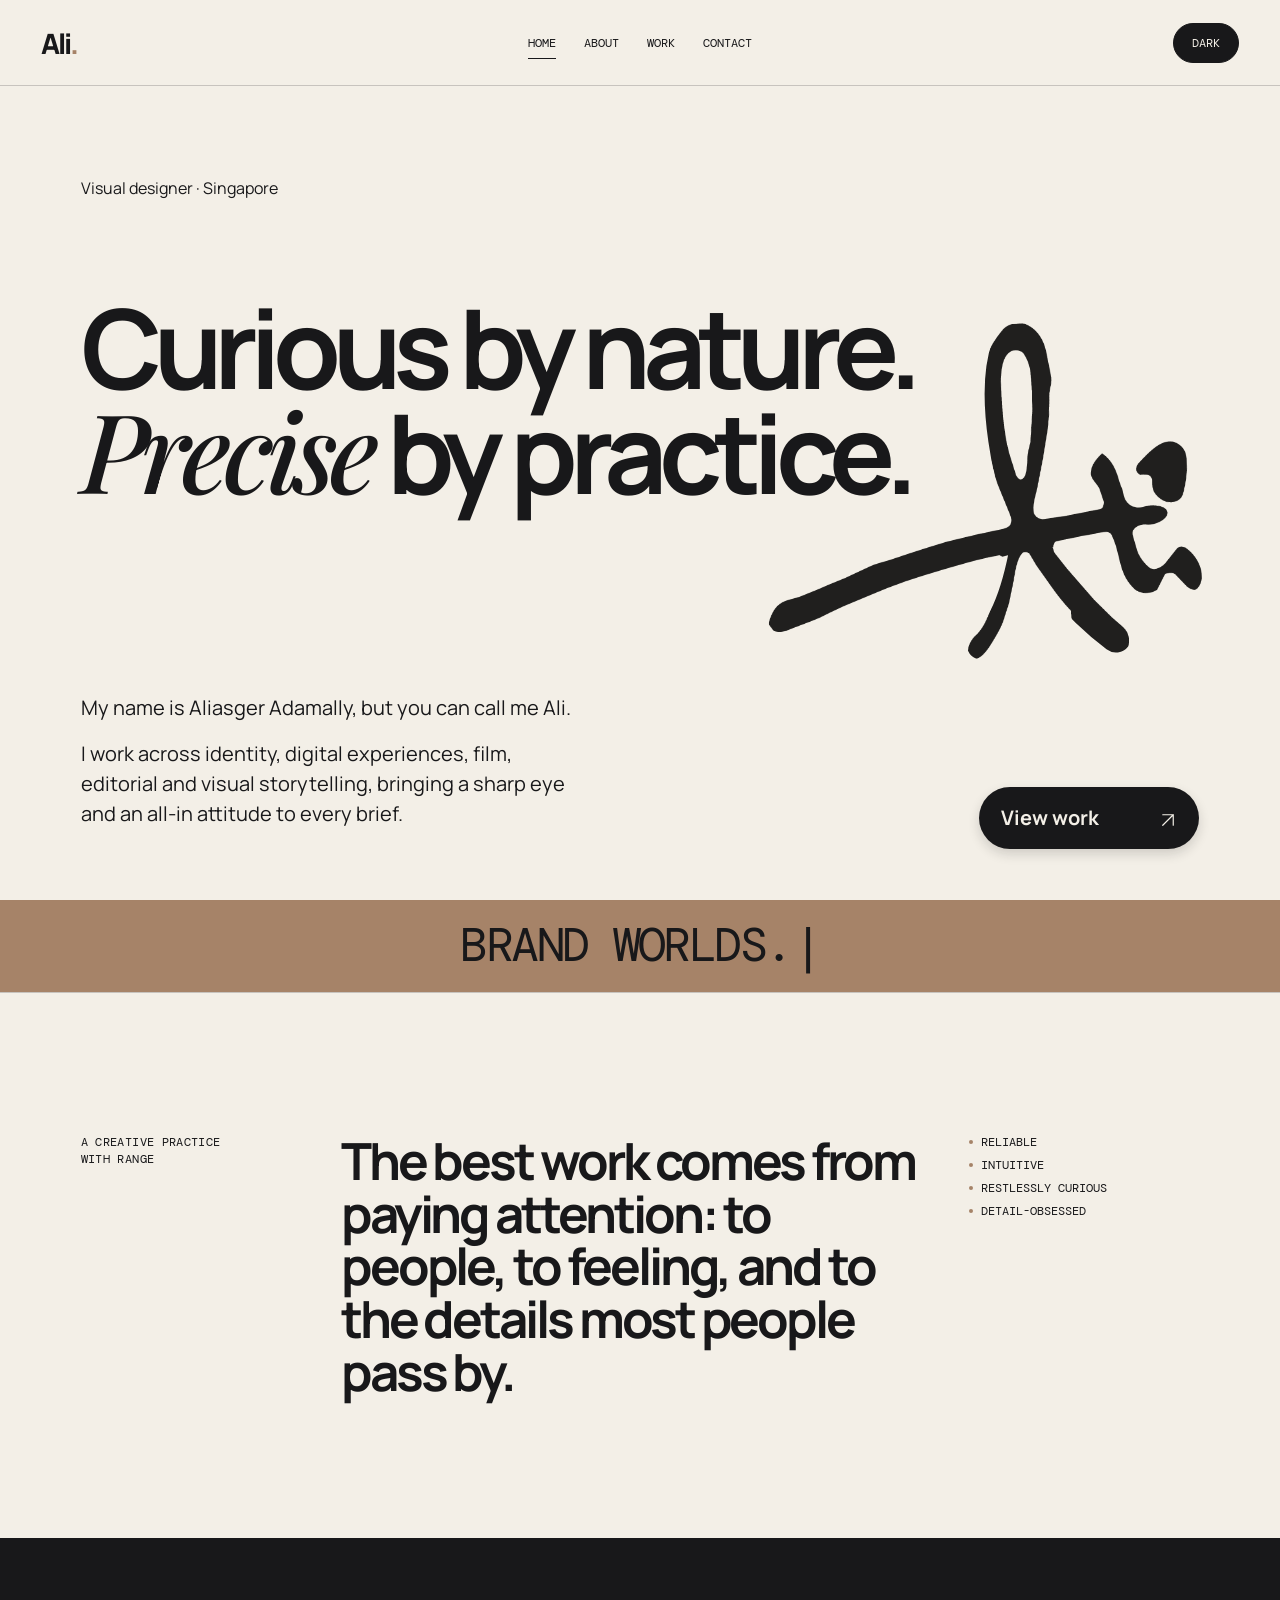
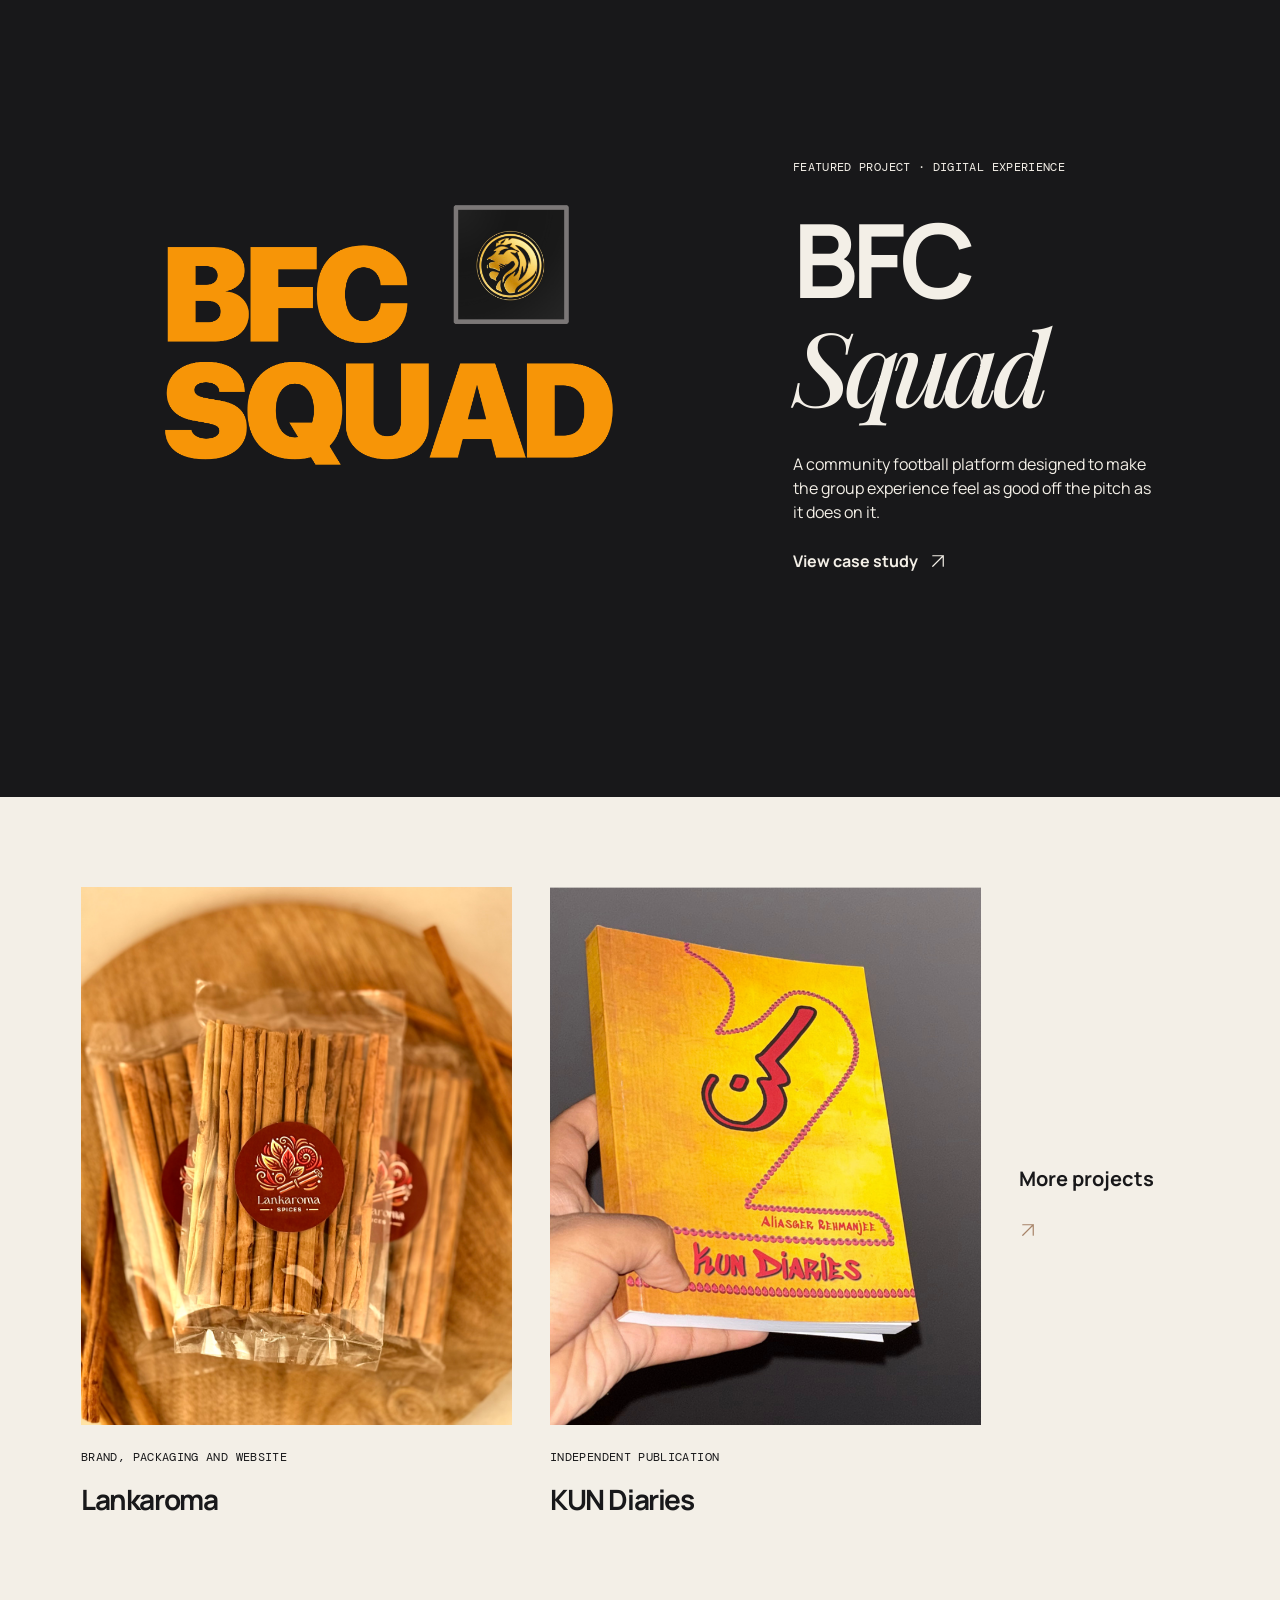
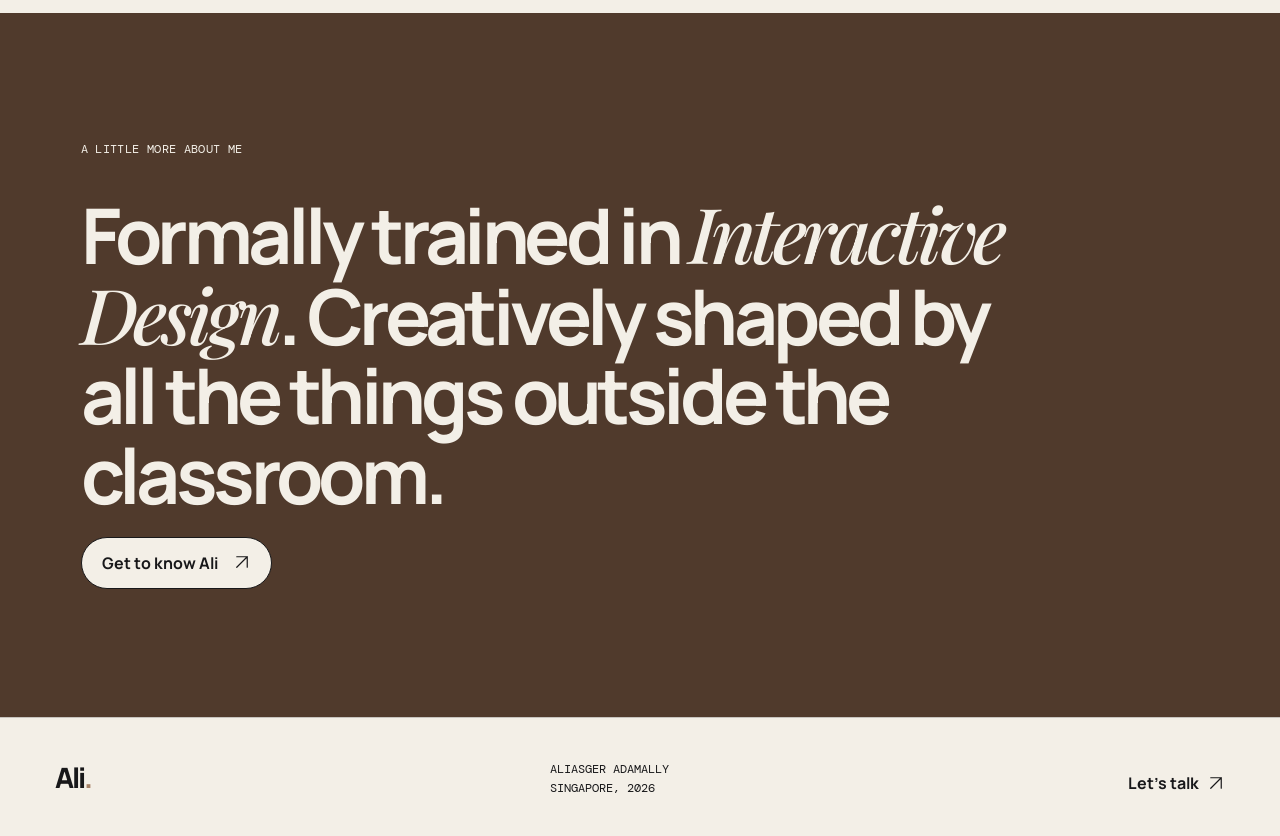
<file: index.html>
<!doctype html>
<html lang="en"><head><meta charset="utf-8"><meta name="viewport" content="width=device-width,initial-scale=1"><meta name="description" content="Ali (Aliasger Adamally) is a Singapore visual designer and multidisciplinary creative available for freelance, contract, full-time and quick-turnaround work."><title>Ali - Portfolio</title><link rel="canonical" href="https://aliasgeradamally.com/home/"><link rel="icon" href="/favicon.ico" sizes="any"><link rel="icon" type="image/png" href="/assets/favicon.png?v=20260838" sizes="512x512"><link rel="apple-touch-icon" href="/assets/favicon.png?v=20260838"><link rel="manifest" href="/site.webmanifest"><meta http-equiv="refresh" content="0;url=/home/"><script>location.replace('/home/');</script></head>
<body><p>Redirecting to <a href="/home/">aliasgeradamally.com/home/</a>&hellip;</p></body></html>
</file>
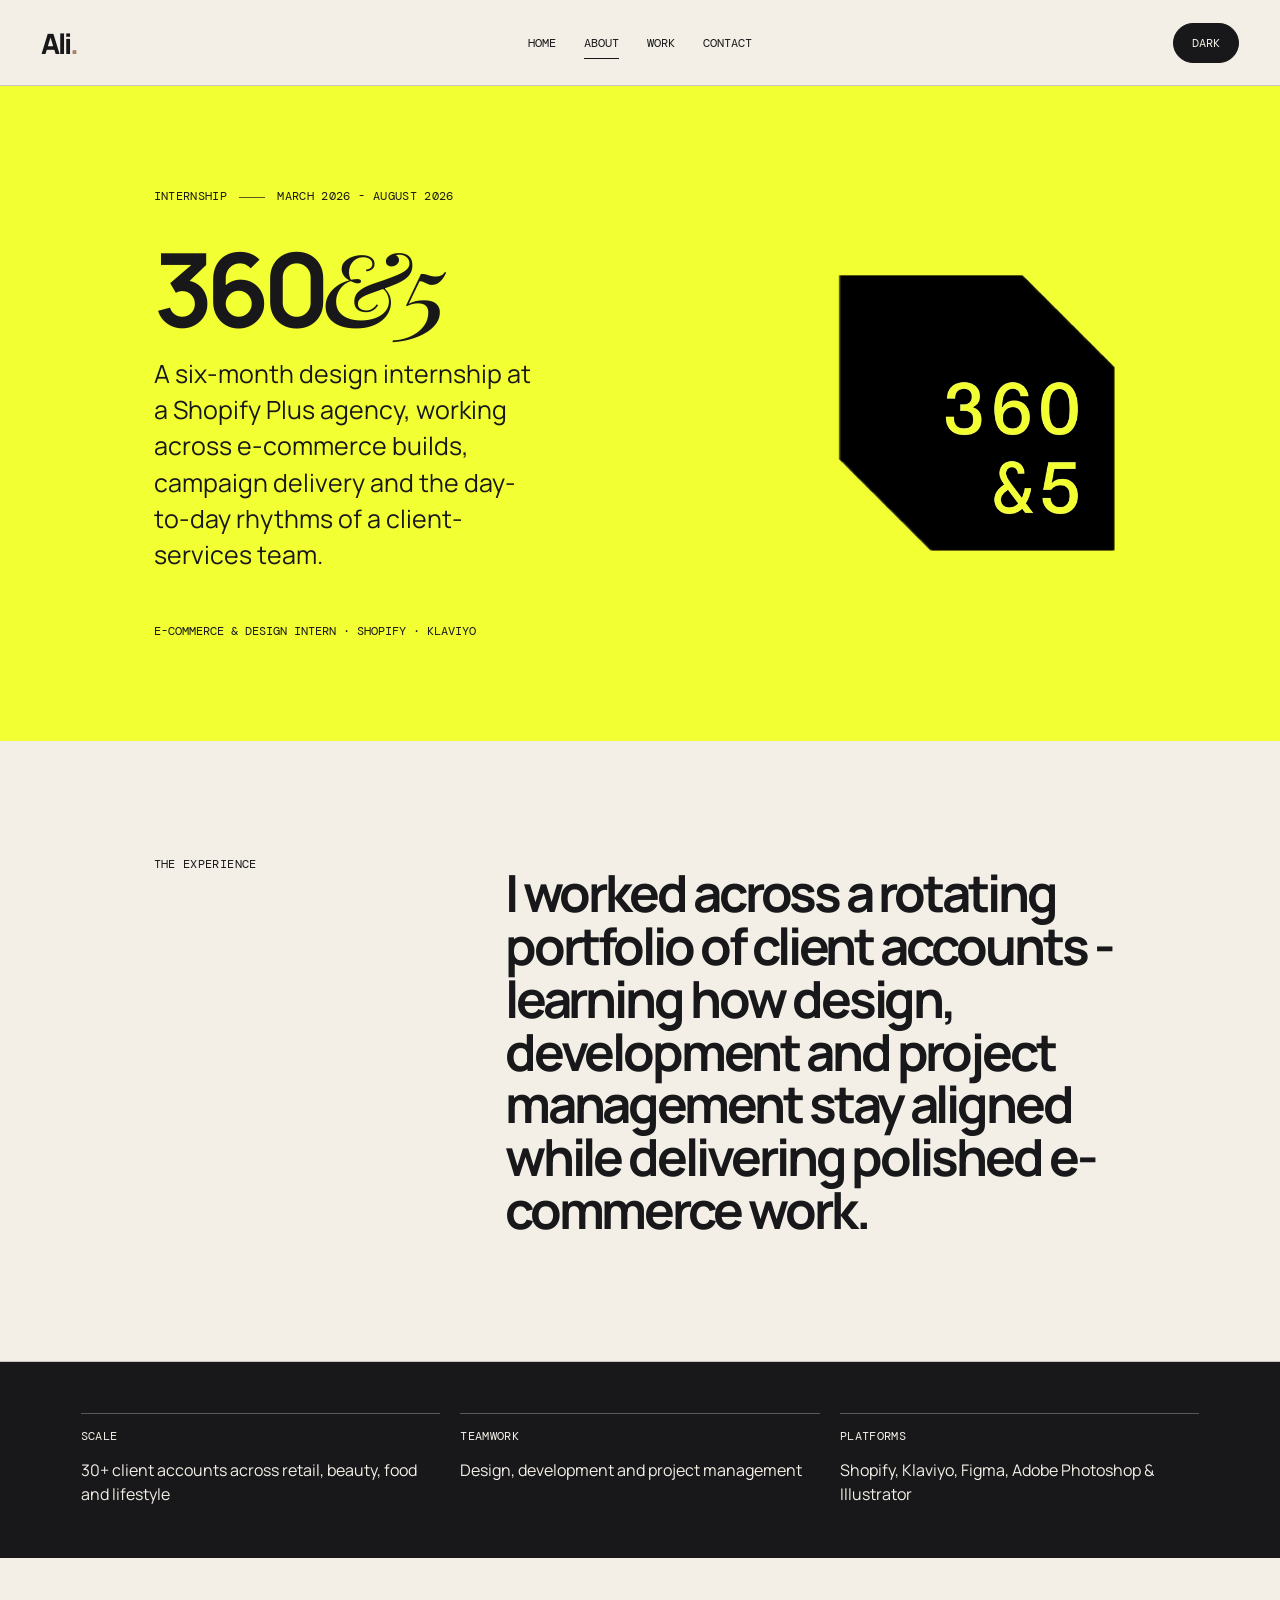
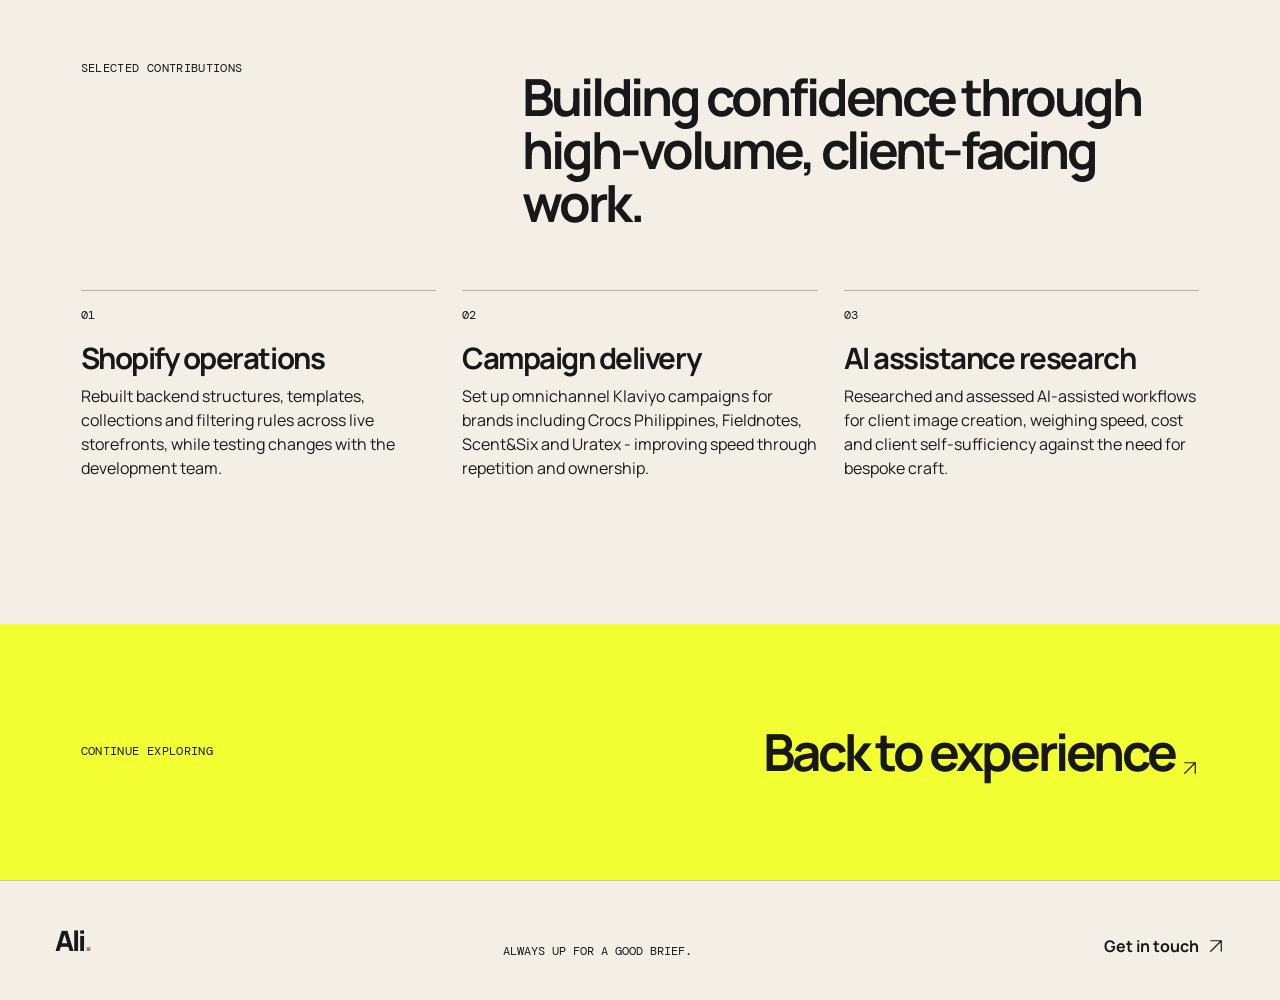
<file: 360and5/index.html>
<!doctype html>
<html lang="en">
<head><meta charset="utf-8"><meta name="viewport" content="width=device-width,initial-scale=1"><meta name="description" content="E-Commerce and Design Internship at 360&amp;5, supporting polished e-commerce work across a rotating portfolio of more than 30 client accounts."><meta name="robots" content="index, follow, max-image-preview:large, max-snippet:-1, max-video-preview:-1"><title>360&amp;5 Internship | E-Commerce &amp; Design — Ali</title><link rel="canonical" href="https://aliasgeradamally.com/360and5/"><meta property="og:type" content="article"><meta property="og:site_name" content="Ali - Portfolio"><meta property="og:title" content="360&amp;5 Internship | E-Commerce &amp; Design — Ali"><meta property="og:description" content="E-Commerce and Design Internship at 360&amp;5, supporting polished e-commerce work across a rotating portfolio of more than 30 client accounts."><meta property="og:url" content="https://aliasgeradamally.com/360and5/"><meta name="twitter:card" content="summary"><meta name="twitter:title" content="360&amp;5 Internship | E-Commerce &amp; Design — Ali"><meta name="twitter:description" content="E-Commerce and Design Internship at 360&amp;5, supporting polished e-commerce work across a rotating portfolio of more than 30 client accounts."><link rel="icon" href="/favicon.ico" sizes="any"><link rel="icon" type="image/png" href="/assets/favicon.png?v=20260838" sizes="512x512"><link rel="apple-touch-icon" href="/assets/favicon.png?v=20260838"><link rel="manifest" href="/site.webmanifest"><script>try{if(localStorage.getItem('ali-theme')==='dark')document.documentElement.dataset.theme='dark'}catch(e){}</script><link rel="stylesheet" href="/style.css?v=20260906"><link rel="stylesheet" href="/theme.css?v=20260832"><script type="application/ld+json">{"@context":"https://schema.org","@type":"CreativeWork","url":"https://aliasgeradamally.com/360and5/","name":"360&5 E-Commerce and Design Internship","description":"An e-commerce and design internship supporting 30+ client accounts across design, development and project management.","creator":{"@id":"https://aliasgeradamally.com/#person"},"keywords":["E-commerce design","Visual design internship","Adobe Photoshop","Adobe Illustrator","AI research"]}</script><style>.internship-hero{display:grid;grid-template-columns:1.05fr .95fr;min-height:620px}.internship-copy{padding:8vw 10vw 7vw 12vw;display:flex;flex-direction:column;justify-content:center}.internship-copy h1{font-size:clamp(58px,8vw,124px);margin:.2em 0}.internship-copy .lede{max-width:620px}.internship-visual{min-height:620px;display:flex;align-items:center;justify-content:center;overflow:hidden}.internship-visual img{width:100%;height:100%;object-fit:cover}.threesixty,.threesixty .internship-visual{background:#f2ff33!important;color:#18181a!important}.threesixty .internship-visual{padding:10%}.threesixty .internship-visual img{object-fit:contain}.summary{padding:9vw 12vw;display:grid;grid-template-columns:.8fr 2fr;gap:8vw;border-bottom:1px solid var(--line)}.summary h2{margin:.2em 0}.facts{display:grid;grid-template-columns:repeat(3,1fr);gap:20px;padding:4vw 6.3vw;border-bottom:1px solid var(--line)}.facts div{border-top:1px solid var(--line);padding-top:14px}.facts p:last-child{font-size:var(--text-body);margin-bottom:0}.highlights{padding:8vw 6.3vw 10vw;background:#242426;color:#fff}.highlights header{display:grid;grid-template-columns:1fr 2fr;gap:8vw;margin-bottom:4vw}.highlights h2{margin:.2em 0}.highlight-list{display:grid;grid-template-columns:repeat(3,1fr);gap:2vw}.highlight-list article{border-top:1px solid rgba(255,255,255,.35);padding-top:16px}.highlight-list h3{font-size:clamp(24px,2.3vw,36px)}.next{padding:7vw 6.3vw;background:var(--lime);display:flex;align-items:center;justify-content:space-between}.next p{margin:0}.next a{font-size:clamp(25px,4vw,52px);font-weight:700;letter-spacing:-.06em}@media(max-width:760px){.internship-hero{grid-template-columns:1fr}.internship-copy{padding:15vw 6vw 12vw}.internship-visual{min-height:76vw}.summary{padding:15vw 6vw;grid-template-columns:1fr;gap:8vw}.facts{padding:12vw 6vw;grid-template-columns:1fr;gap:8vw}.highlights{padding:15vw 6vw}.highlights header{grid-template-columns:1fr;gap:4vw;margin-bottom:11vw}.highlight-list{grid-template-columns:1fr;gap:9vw}.next{padding:12vw 6vw;display:block}.next a{display:block;margin-top:15px}}</style><style>.threesixty,.threesixty .internship-visual,.next{background:#f2ff33!important;color:#18181a!important}.threesixty .internship-visual{padding:0}.threesixty .internship-visual img{width:100%;height:100%;object-fit:cover;clip-path:polygon(0 0,68% 0,100% 32%,100% 100%,32% 100%,0 68%)}.summary,.highlights{background:#f3efe7!important;color:#18181a!important}.facts{background:#18181a!important;color:#f3efe7;border-color:#18181a}.facts div{border-color:rgba(243,239,231,.3)}.highlights .highlight-list article{border-color:rgba(32,28,25,.3)}</style><style>.internship-meta{display:flex;align-items:center;gap:12px}.internship-meta i{display:block;width:26px;height:1px;background:currentColor;opacity:.7}.threesixty .internship-visual{padding:7%}.threesixty .internship-visual img{width:90%;height:auto;object-fit:contain;clip-path:none;transform:scale(1.45)}.threesixty{background:#f2ff33!important;color:#18181a!important}@media(max-width:760px){.threesixty .internship-visual img{width:100%;min-width:0;transform:scale(1.35)}.internship-meta{gap:9px}.internship-meta i{width:18px}}</style><style>body.threesixty-page{background:#f3efe7;color:#18181a}.threesixty-page .summary,.threesixty-page .highlights{background:#f3efe7!important;color:#18181a!important}.threesixty-page .facts{background:#18181a!important;color:#f3efe7!important}.threesixty-page .next{background:#f2ff33!important;color:#18181a!important}.threesixty-page .highlight-list article{border-color:rgba(32,28,25,.3)}html[data-theme="dark"] body.threesixty-page{background:#18181a;color:#f3efe7}html[data-theme="dark"] .threesixty-page .threesixty,html[data-theme="dark"] .threesixty-page .threesixty .internship-visual{background:#59690c!important;color:#f3efe7!important}html[data-theme="dark"] .threesixty-page .summary,html[data-theme="dark"] .threesixty-page .highlights{background:#18181a!important;color:#f3efe7!important}html[data-theme="dark"] .threesixty-page .facts{background:#f3efe7!important;color:#18181a!important}html[data-theme="dark"] .threesixty-page .facts div{border-color:rgba(32,28,25,.25)}html[data-theme="dark"] .threesixty-page .next{background:#59690c!important;color:#f3efe7!important}html[data-theme="dark"] .threesixty-page .highlight-list article{border-color:rgba(243,239,231,.3)}</style><style>html[data-theme="dark"] body.threesixty-page .threesixty,html[data-theme="dark"] body.threesixty-page .threesixty .internship-visual,html[data-theme="dark"] body.threesixty-page .next{background:#f2ff33!important;color:#18181a!important}</style></head>
<body class="internship-page threesixty-page">
<header class="site-header">
<a class="brand" href="/home/">Ali<span>.</span>
</a>
<button class="menu-toggle" aria-expanded="false" aria-controls="nav">Menu</button>
<nav id="nav">
<a href="/home/">Home</a>
<a class="active" href="/about/">About</a>
<a href="/work/">Work</a>
<a href="/contact/">Contact</a>
</nav>
</header>
<main>
<section class="internship-hero threesixty">
<div class="internship-copy">
<p class="kicker internship-meta"><span>Internship</span><i aria-hidden="true"></i><span>March 2026 - August 2026</span></p>
<h1>360<i>&5</i>
</h1>
<p class="lede">A six-month design internship at a Shopify Plus agency, working across e-commerce builds, campaign delivery and the day-to-day rhythms of a client-services team.</p>
<p class="project-role">E-Commerce &amp; Design Intern · Shopify · Klaviyo</p>
</div>
<div class="internship-visual">
<img src="/assets/internships/360and5-profile-logo.png" alt="360 and 5 logo">
</div>
</section>
<section class="summary">
<div>
<p class="kicker">The experience</p>
</div>
<h2>I worked across a rotating portfolio of client accounts - learning how design, development and project management stay aligned while delivering polished e-commerce work.</h2>
</section>
<section class="facts">
<div>
<p class="kicker">Scale</p>
<p>30+ client accounts across retail, beauty, food and lifestyle</p>
</div>
<div>
<p class="kicker">Teamwork</p>
<p>Design, development and project management</p>
</div>
<div>
<p class="kicker">Platforms</p>
<p>Shopify, Klaviyo, Figma, Adobe Photoshop &amp; Illustrator</p>
</div>
</section>
<section class="highlights">
<header>
<p class="kicker">Selected contributions</p>
<h2>Building confidence through high-volume, client-facing work.</h2>
</header>
<div class="highlight-list">
<article>
<p class="kicker">01</p>
<h3>Shopify operations</h3>
<p>Rebuilt backend structures, templates, collections and filtering rules across live storefronts, while testing changes with the development team.</p>
</article>
<article>
<p class="kicker">02</p>
<h3>Campaign delivery</h3>
<p>Set up omnichannel Klaviyo campaigns for brands including Crocs Philippines, Fieldnotes, Scent&amp;Six and Uratex - improving speed through repetition and ownership.</p>
</article>
<article>
<p class="kicker">03</p>
<h3>AI assistance research</h3>
<p>Researched and assessed AI-assisted workflows for client image creation, weighing speed, cost and client self-sufficiency against the need for bespoke craft.</p>
</article>
</div>
</section>
<section class="next">
<p class="kicker">Continue exploring</p>
<a href="/about/">Back to experience <b><svg class="site-arrow" viewBox="0 0 24 24" aria-hidden="true" focusable="false"><use href="/assets/icons.svg#arrow-up-right"></use></svg></b>
</a>
</section>
</main>
<footer>
<a class="brand" href="/home/">Ali<span>.</span>
</a>
<p>Always up for a good brief.</p>
<a href="/contact/">Get in touch <b><svg class="site-arrow" viewBox="0 0 24 24" aria-hidden="true" focusable="false"><use href="/assets/icons.svg#arrow-up-right"></use></svg></b>
</a>
</footer>
<script src="/main.js?v=20260906">
</script>
</body>
</html>
</file>
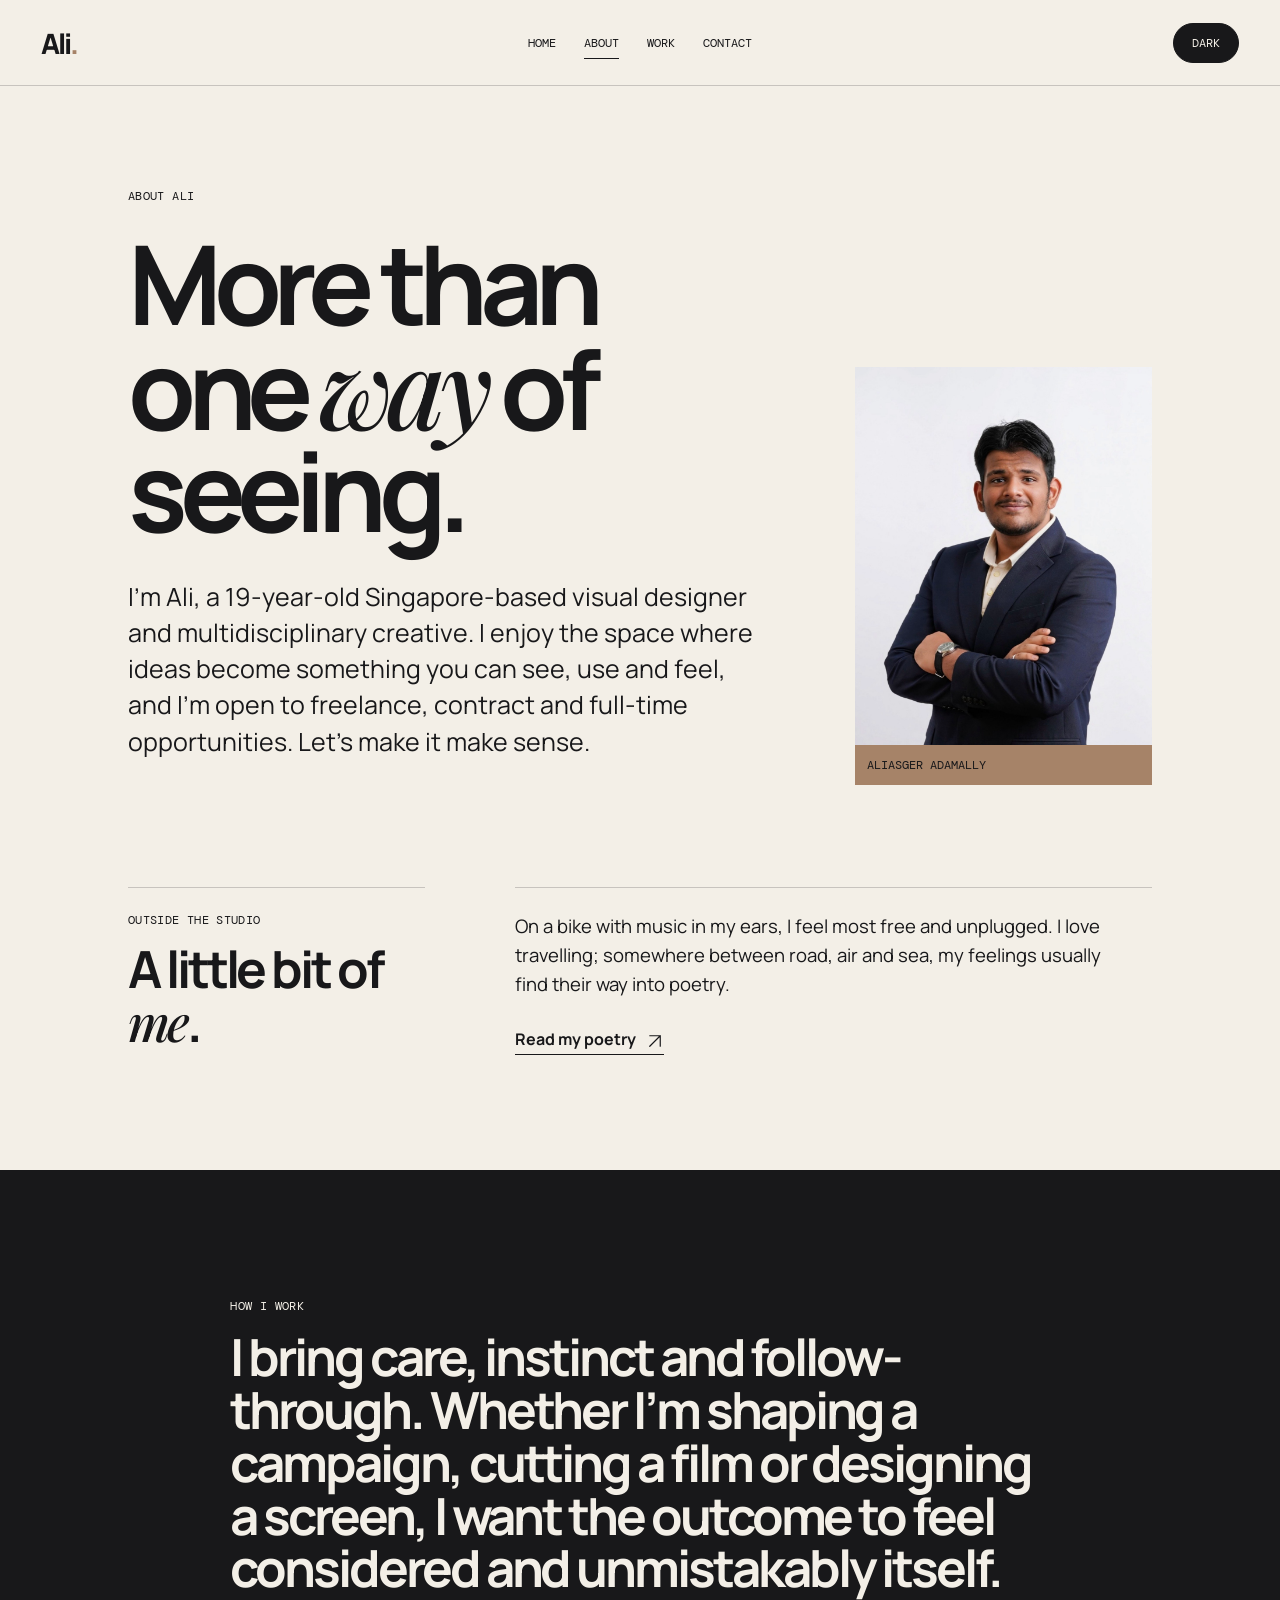
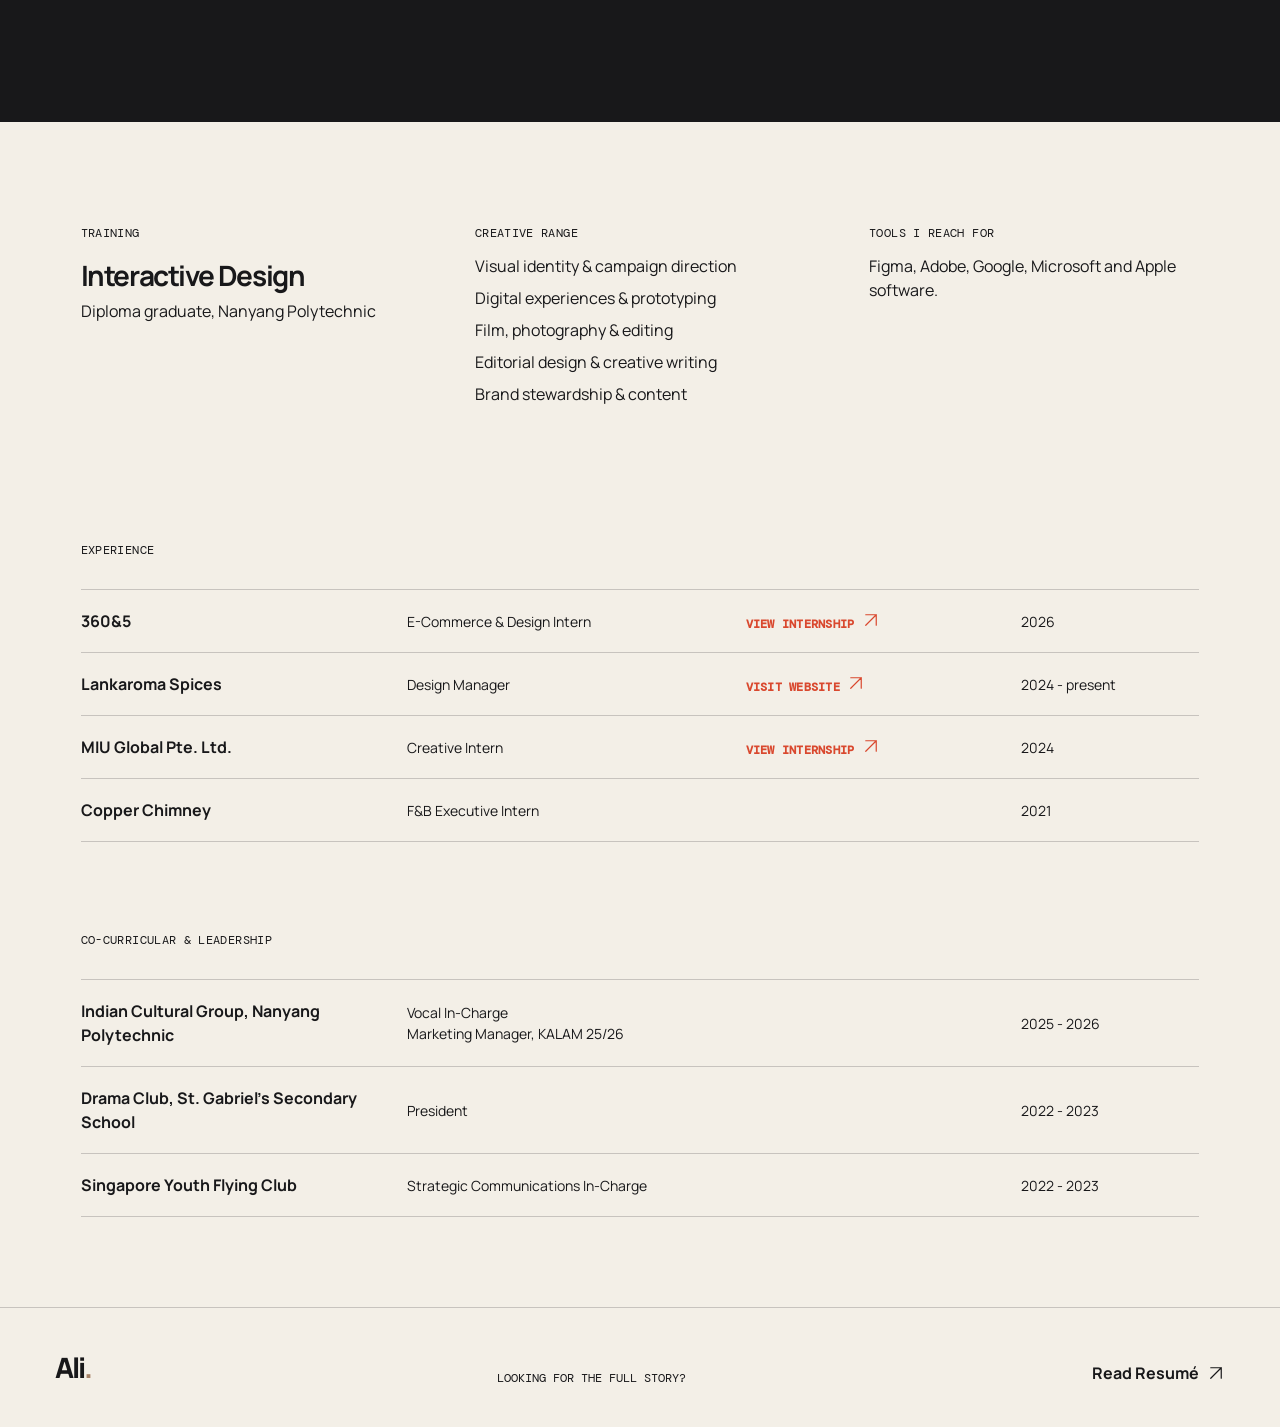
<file: about/index.html>
<!doctype html>
<html lang="en">
<head><meta charset="utf-8"><meta name="viewport" content="width=device-width,initial-scale=1"><meta name="description" content="Meet Ali (Aliasger Adamally), a Singapore visual designer and multidisciplinary creative open to freelance, contract, full-time and quick-turnaround opportunities."><meta name="robots" content="index, follow, max-image-preview:large, max-snippet:-1, max-video-preview:-1"><title>About Ali | Visual Designer in Singapore</title><link rel="canonical" href="https://aliasgeradamally.com/about/"><meta property="og:type" content="profile"><meta property="og:site_name" content="Ali - Portfolio"><meta property="og:title" content="About Ali | Visual Designer in Singapore"><meta property="og:description" content="Meet Ali (Aliasger Adamally), a Singapore visual designer and multidisciplinary creative open to freelance, contract, full-time and quick-turnaround opportunities."><meta property="og:url" content="https://aliasgeradamally.com/about/"><meta name="twitter:card" content="summary"><meta name="twitter:title" content="About Ali | Visual Designer in Singapore"><meta name="twitter:description" content="Meet Ali (Aliasger Adamally), a Singapore visual designer and multidisciplinary creative open to freelance, contract, full-time and quick-turnaround opportunities."><link rel="icon" href="/favicon.ico" sizes="any"><link rel="icon" type="image/png" href="/assets/favicon.png?v=20260838" sizes="512x512"><link rel="apple-touch-icon" href="/assets/favicon.png?v=20260838"><link rel="manifest" href="/site.webmanifest"><script>try{if(localStorage.getItem('ali-theme')==='dark')document.documentElement.dataset.theme='dark'}catch(e){}</script><link rel="stylesheet" href="/style.css?v=20260906"><link rel="stylesheet" href="/theme.css?v=20260832"><script type="application/ld+json">{"@context":"https://schema.org","@graph":[{"@type":"ProfilePage","@id":"https://aliasgeradamally.com/about/#webpage","url":"https://aliasgeradamally.com/about/","name":"About Aliasger Adamally","description":"About Ali, a Singapore visual designer and multidisciplinary creative open to work.","dateModified":"2026-09-02","mainEntity":{"@id":"https://aliasgeradamally.com/#person"}},{"@type":"Person","@id":"https://aliasgeradamally.com/#person","name":"Aliasger Adamally","givenName":"Aliasger","familyName":"Adamally","alternateName":["Ali","Aliasger","Aliasgar","Ali Asger","Ali Asgar","Aliasghar","Aliasgher","Ali Asghar","Aliasgar Adamally","Ali Asger Adamally","Ali Asgar Adamally","Aliasghar Adamally","Aliasgher Adamally","Ali Asghar Adamally"],"url":"https://aliasgeradamally.com/home/","jobTitle":"Visual Designer","description":"Aliasger Adamally, known as Ali, is a Singapore-based visual designer and multidisciplinary creative open to freelance, contract, full-time and quick-turnaround work.","address":{"@type":"PostalAddress","addressLocality":"Singapore","addressCountry":"SG"},"hasOccupation":[{"@type":"Occupation","name":"Visual Designer","occupationLocation":{"@type":"Country","name":"Singapore"},"skills":"Visual design, graphic design, art direction, brand identity, digital experiences, e-commerce design, editorial design, film and visual storytelling"},{"@type":"Occupation","name":"Multidisciplinary Creative","occupationLocation":{"@type":"Country","name":"Singapore"},"skills":"Creative direction, campaign design, content, photography, film editing and prototyping"}],"skills":["Visual design","Graphic design","Art direction","Brand identity","Digital experience design","E-commerce design","Editorial design","Film and editing","Visual storytelling","Campaign design","Creative direction"],"alumniOf":{"@type":"CollegeOrUniversity","name":"Nanyang Polytechnic"},"worksFor":{"@type":"Organization","name":"Lankaroma Spices","url":"https://lankaroma.com/"},"hasCredential":{"@type":"EducationalOccupationalCredential","name":"Diploma in Interaction Design","credentialCategory":"Diploma"},"makesOffer":[{"@type":"Offer","itemOffered":{"@type":"Service","name":"Visual and graphic design and art direction","areaServed":["Singapore","Remote"]}},{"@type":"Offer","itemOffered":{"@type":"Service","name":"Brand identity and campaign design","areaServed":["Singapore","Remote"]}},{"@type":"Offer","itemOffered":{"@type":"Service","name":"Digital experience and e-commerce design","areaServed":["Singapore","Remote"]}},{"@type":"Offer","itemOffered":{"@type":"Service","name":"Editorial, film and visual storytelling","areaServed":["Singapore","Remote"]}}],"seeks":{"@type":"Demand","name":"Visual design and multidisciplinary creative opportunities","description":"Open to freelance, contract, full-time and quick-turnaround creative work in Singapore or remote.","itemOffered":{"@type":"Service","name":"Freelance, contract and full-time visual design work"}},"contactPoint":{"@type":"ContactPoint","contactType":"Professional inquiries","email":"aliasgeradamally@gmail.com","telephone":"+65-9789-0723","url":"https://aliasgeradamally.com/contact/","areaServed":["Singapore","Worldwide"],"availableLanguage":["English"]},"sameAs":["https://www.instagram.com/aliasgeradamally/","https://www.instagram.com/aliasger.heic/"],"mainEntityOfPage":{"@id":"https://aliasgeradamally.com/about/#webpage"}}]}</script></head>
<body>
<link rel="stylesheet" href="/about/about.css?v=1">
<header class="site-header">
<a class="brand" href="/home/">Ali<span>.</span>
</a>
<button class="menu-toggle" aria-expanded="false" aria-controls="nav">Menu</button>
<nav id="nav">
<a href="/home/">Home</a>
<a class="active" href="/about/">About</a>
<a href="/work/">Work</a>
<a href="/contact/">Contact</a>
</nav>
</header>
<main class="about-page">
<section class="about-hero">
<div>
<p class="kicker">About Ali</p>
<h1>More than one <i>way</i> of seeing.</h1>
<p class="lede">I’m Ali, a 19-year-old Singapore-based visual designer and multidisciplinary creative. I enjoy the space where ideas become something you can see, use and feel, and I’m open to freelance, contract and full-time opportunities. Let’s make it make sense.</p>
</div>
<figure>
<img src="/assets/headshot.jpg" alt="Portrait of Aliasger Adamally">
<figcaption>Aliasger Adamally</figcaption>
</figure>
</section>
<section class="about-interests" aria-labelledby="interests-title">
<div class="about-interests-heading">
<p class="kicker">Outside the studio</p>
<h2 id="interests-title">A little bit of <i>me</i>.</h2>
</div>
<div class="about-interests-content">
<p class="about-interests-copy">On a bike with music in my ears, I feel most free and unplugged. I love travelling; somewhere between road, air and sea, my feelings usually find their way into poetry.</p>
<a class="about-poetry-link" href="/poetry/">Read my poetry <b aria-hidden="true"><svg class="site-arrow" viewBox="0 0 24 24" aria-hidden="true" focusable="false"><use href="/assets/icons.svg#arrow-up-right"></use></svg></b></a>
</div>
</section>
<section class="statement">
<p class="kicker">How I work</p>
<h2>I bring care, instinct and follow-through. Whether I’m shaping a campaign, cutting a film or designing a screen, I want the outcome to feel considered and unmistakably itself.</h2>
</section>
<section class="about-columns">
<div>
<p class="kicker">Training</p>
<h3>Interactive Design</h3>
<p>Diploma graduate, Nanyang Polytechnic</p>
</div>
<div>
<p class="kicker">Creative range</p>
<ul>
<li>Visual identity & campaign direction</li>
<li>Digital experiences & prototyping</li>
<li>Film, photography & editing</li>
<li>Editorial design & creative writing</li>
<li>Brand stewardship & content</li>
</ul>
</div>
<div>
<p class="kicker">Tools I reach for</p>
<p>Figma, Adobe, Google, Microsoft and Apple software.</p>
</div>
</section>
<section class="experience" id="industry-experience">
<p class="kicker">Experience</p>
<a class="experience-row" href="/360and5/" aria-label="Read about my 360 and 5 internship">
<b>360&5</b>
<span class="experience-role">E-Commerce &amp; Design Intern</span>
<span class="experience-action"><em>View internship <svg class="site-arrow" viewBox="0 0 24 24" aria-hidden="true" focusable="false"><use href="/assets/icons.svg#arrow-up-right"></use></svg></em></span>
<span>2026</span>
</a>
<a class="experience-row" href="https://lankaroma.com" target="_blank" rel="noreferrer" aria-label="Visit Lankaroma Spices">
<b>Lankaroma Spices</b>
<span class="experience-role">Design Manager</span>
<span class="experience-action"><em>Visit website <svg class="site-arrow" viewBox="0 0 24 24" aria-hidden="true" focusable="false"><use href="/assets/icons.svg#arrow-up-right"></use></svg></em></span>
<span>2024 - present</span>
</a>
<a class="experience-row" href="/miu/" aria-label="Read about my MIU Global internship">
<b>MIU Global Pte. Ltd.</b>
<span class="experience-role">Creative Intern</span>
<span class="experience-action"><em>View internship <svg class="site-arrow" viewBox="0 0 24 24" aria-hidden="true" focusable="false"><use href="/assets/icons.svg#arrow-up-right"></use></svg></em></span>
<span>2024</span>
</a>
<div class="experience-row">
<b>Copper Chimney</b>
<span>F&B Executive Intern</span>
<span>2021</span>
</div>
</section>
<section class="experience leadership">
<p class="kicker">Co-curricular & leadership</p>
<div class="experience-row">
<b>Indian Cultural Group, Nanyang Polytechnic</b>
<span>Vocal In-Charge<br>Marketing Manager, KALAM 25/26</span>
<span>2025 - 2026</span>
</div>
<div class="experience-row">
<b>Drama Club, St. Gabriel’s Secondary School</b>
<span>President</span>
<span>2022 - 2023</span>
</div>
<div class="experience-row">
<b>Singapore Youth Flying Club</b>
<span>Strategic Communications In-Charge</span>
<span>2022 - 2023</span>
</div>
</section>
</main>
<footer>
<a class="brand" href="/home/">Ali<span>.</span>
</a>
<p>Looking for the full story?</p>
<a href="/Aliasger-Adamally-Resume.pdf" target="_blank" rel="noopener noreferrer">Read Resumé <b><svg class="site-arrow" viewBox="0 0 24 24" aria-hidden="true" focusable="false"><use href="/assets/icons.svg#arrow-up-right"></use></svg></b>
</a>
</footer>
<script src="/main.js?v=20260906">
</script>
</body>
</html>
</file>
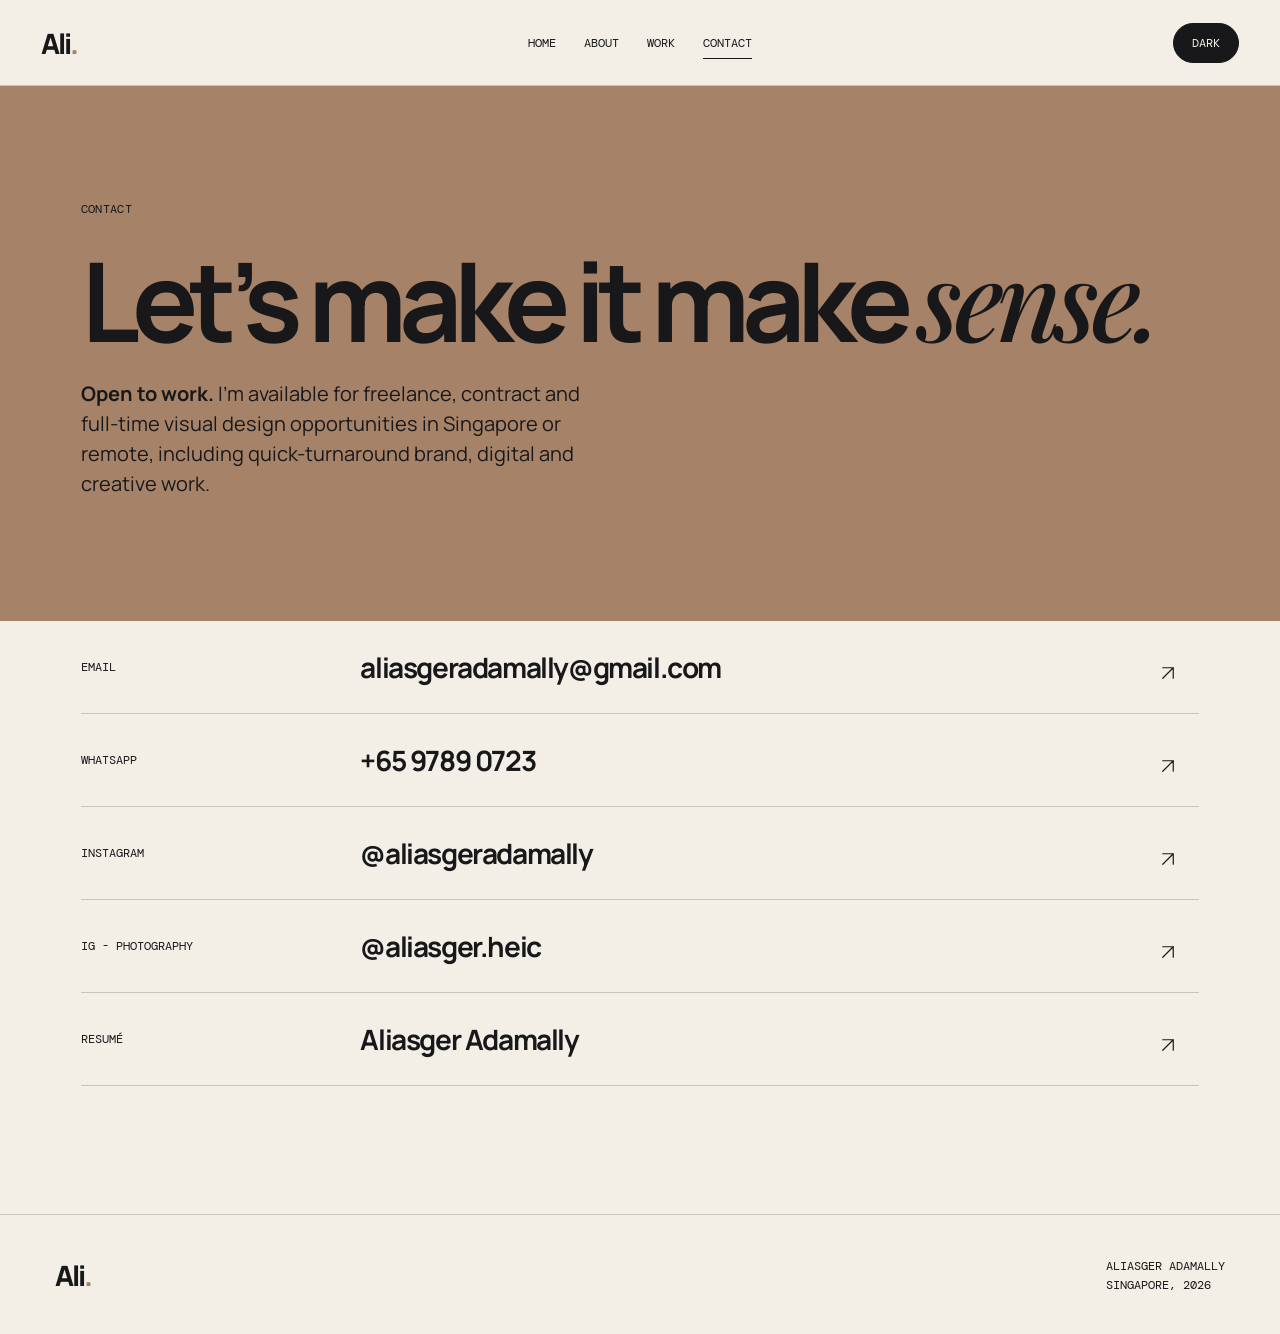
<file: contact/index.html>
<!doctype html><html lang="en"><head><meta charset="utf-8"><meta name="viewport" content="width=device-width,initial-scale=1"><meta name="description" content="Contact Ali (Aliasger Adamally), a Singapore visual designer and multidisciplinary creative available for freelance, contract, full-time and quick-turnaround work."><meta name="robots" content="index, follow, max-image-preview:large, max-snippet:-1, max-video-preview:-1"><title>Contact Ali | Visual Designer in Singapore</title><link rel="canonical" href="https://aliasgeradamally.com/contact/"><meta property="og:type" content="website"><meta property="og:site_name" content="Ali - Portfolio"><meta property="og:title" content="Contact Ali | Visual Designer in Singapore"><meta property="og:description" content="Contact Ali (Aliasger Adamally), a Singapore visual designer and multidisciplinary creative available for freelance, contract, full-time and quick-turnaround work."><meta property="og:url" content="https://aliasgeradamally.com/contact/"><meta name="twitter:card" content="summary"><meta name="twitter:title" content="Contact Ali | Visual Designer in Singapore"><meta name="twitter:description" content="Contact Ali (Aliasger Adamally), a Singapore visual designer and multidisciplinary creative available for freelance, contract, full-time and quick-turnaround work."><link rel="icon" href="/favicon.ico" sizes="any"><link rel="icon" type="image/png" href="/assets/favicon.png?v=20260838" sizes="512x512"><link rel="apple-touch-icon" href="/assets/favicon.png?v=20260838"><link rel="manifest" href="/site.webmanifest"><script>try{if(localStorage.getItem('ali-theme')==='dark')document.documentElement.dataset.theme='dark'}catch(e){}</script><link rel="stylesheet" href="/style.css?v=20260906"><link rel="stylesheet" href="/theme.css?v=20260832"><script type="application/ld+json">{"@context":"https://schema.org","@graph":[{"@type":"ContactPage","@id":"https://aliasgeradamally.com/contact/#webpage","url":"https://aliasgeradamally.com/contact/","name":"Contact Aliasger Adamally","description":"Contact Ali for freelance, contract, full-time and quick-turnaround visual design work.","dateModified":"2026-09-02","mainEntity":{"@id":"https://aliasgeradamally.com/#person"}},{"@type":"Person","@id":"https://aliasgeradamally.com/#person","name":"Aliasger Adamally","givenName":"Aliasger","familyName":"Adamally","alternateName":["Ali","Aliasger","Aliasgar","Ali Asger","Ali Asgar","Aliasghar","Aliasgher","Ali Asghar","Aliasgar Adamally","Ali Asger Adamally","Ali Asgar Adamally","Aliasghar Adamally","Aliasgher Adamally","Ali Asghar Adamally"],"url":"https://aliasgeradamally.com/home/","jobTitle":"Visual Designer","description":"Aliasger Adamally, known as Ali, is a Singapore-based visual designer and multidisciplinary creative open to freelance, contract, full-time and quick-turnaround work.","address":{"@type":"PostalAddress","addressLocality":"Singapore","addressCountry":"SG"},"hasOccupation":[{"@type":"Occupation","name":"Visual Designer","occupationLocation":{"@type":"Country","name":"Singapore"},"skills":"Visual design, graphic design, art direction, brand identity, digital experiences, e-commerce design, editorial design, film and visual storytelling"},{"@type":"Occupation","name":"Multidisciplinary Creative","occupationLocation":{"@type":"Country","name":"Singapore"},"skills":"Creative direction, campaign design, content, photography, film editing and prototyping"}],"skills":["Visual design","Graphic design","Art direction","Brand identity","Digital experience design","E-commerce design","Editorial design","Film and editing","Visual storytelling","Campaign design","Creative direction"],"makesOffer":[{"@type":"Offer","itemOffered":{"@type":"Service","name":"Visual and graphic design and art direction","areaServed":["Singapore","Remote"]}},{"@type":"Offer","itemOffered":{"@type":"Service","name":"Brand identity and campaign design","areaServed":["Singapore","Remote"]}},{"@type":"Offer","itemOffered":{"@type":"Service","name":"Digital experience and e-commerce design","areaServed":["Singapore","Remote"]}},{"@type":"Offer","itemOffered":{"@type":"Service","name":"Editorial, film and visual storytelling","areaServed":["Singapore","Remote"]}}],"seeks":{"@type":"Demand","name":"Visual design and multidisciplinary creative opportunities","description":"Open to freelance, contract, full-time and quick-turnaround creative work in Singapore or remote.","itemOffered":{"@type":"Service","name":"Freelance, contract and full-time visual design work"}},"contactPoint":{"@type":"ContactPoint","contactType":"Professional inquiries","email":"aliasgeradamally@gmail.com","telephone":"+65-9789-0723","url":"https://aliasgeradamally.com/contact/","areaServed":["Singapore","Worldwide"],"availableLanguage":["English"]},"sameAs":["https://www.instagram.com/aliasgeradamally/","https://www.instagram.com/aliasger.heic/"],"mainEntityOfPage":{"@id":"https://aliasgeradamally.com/contact/#webpage"}}]}</script></head><body class="contact-page"><header class="site-header"><a class="brand" href="/home/">Ali<span>.</span></a><button class="menu-toggle" aria-expanded="false" aria-controls="nav">Menu</button><nav id="nav"><a href="/home/">Home</a><a href="/about/">About</a><a href="/work/">Work</a><a class="active" href="/contact/">Contact</a></nav></header><main><section class="contact-hero"><p class="kicker">Contact</p><h1>Let’s make it make <i>sense.</i></h1><p><strong>Open to work.</strong> I’m available for freelance, contract and full-time visual design opportunities in Singapore or remote, including quick-turnaround brand, digital and creative work.</p></section><section class="contact-links"><a href="mailto:aliasgeradamally@gmail.com?subject=Let%E2%80%99s%20work%20together&amp;body=Hi%20Ali%2C%0D%0A%0D%0AI%20came%20across%20your%20portfolio%20and%20would%20love%20to%20chat%20about%20working%20together.%0D%0A%0D%0AThanks!"><span>Email</span><b>aliasgeradamally@gmail.com</b><i><svg class="site-arrow" viewBox="0 0 24 24" aria-hidden="true" focusable="false"><use href="/assets/icons.svg#arrow-up-right"></use></svg></i></a><a href="https://wa.me/6597890723?text=Hi%20Ali%2C%20I%20came%20across%20your%20portfolio%20and%20would%20love%20to%20chat%20about%20working%20together." target="_blank" rel="noopener noreferrer"><span>WhatsApp</span><b>+65 9789 0723</b><i><svg class="site-arrow" viewBox="0 0 24 24" aria-hidden="true" focusable="false"><use href="/assets/icons.svg#arrow-up-right"></use></svg></i></a><a href="https://www.instagram.com/aliasgeradamally/" target="_blank" rel="noopener noreferrer"><span>Instagram</span><b>@aliasgeradamally</b><i><svg class="site-arrow" viewBox="0 0 24 24" aria-hidden="true" focusable="false"><use href="/assets/icons.svg#arrow-up-right"></use></svg></i></a><a href="https://www.instagram.com/aliasger.heic/" target="_blank" rel="noopener noreferrer"><span>IG - Photography</span><b>@aliasger.heic</b><i><svg class="site-arrow" viewBox="0 0 24 24" aria-hidden="true" focusable="false"><use href="/assets/icons.svg#arrow-up-right"></use></svg></i></a><a href="/Aliasger-Adamally-Resume.pdf" target="_blank" rel="noopener noreferrer"><span>Resumé</span><b>Aliasger Adamally</b><i><svg class="site-arrow" viewBox="0 0 24 24" aria-hidden="true" focusable="false"><use href="/assets/icons.svg#arrow-up-right"></use></svg></i></a></section></main><footer><a class="brand" href="/home/">Ali<span>.</span></a><p>Aliasger Adamally<br>Singapore, 2026</p></footer><script src="/main.js?v=20260906"></script></body></html>
</file>
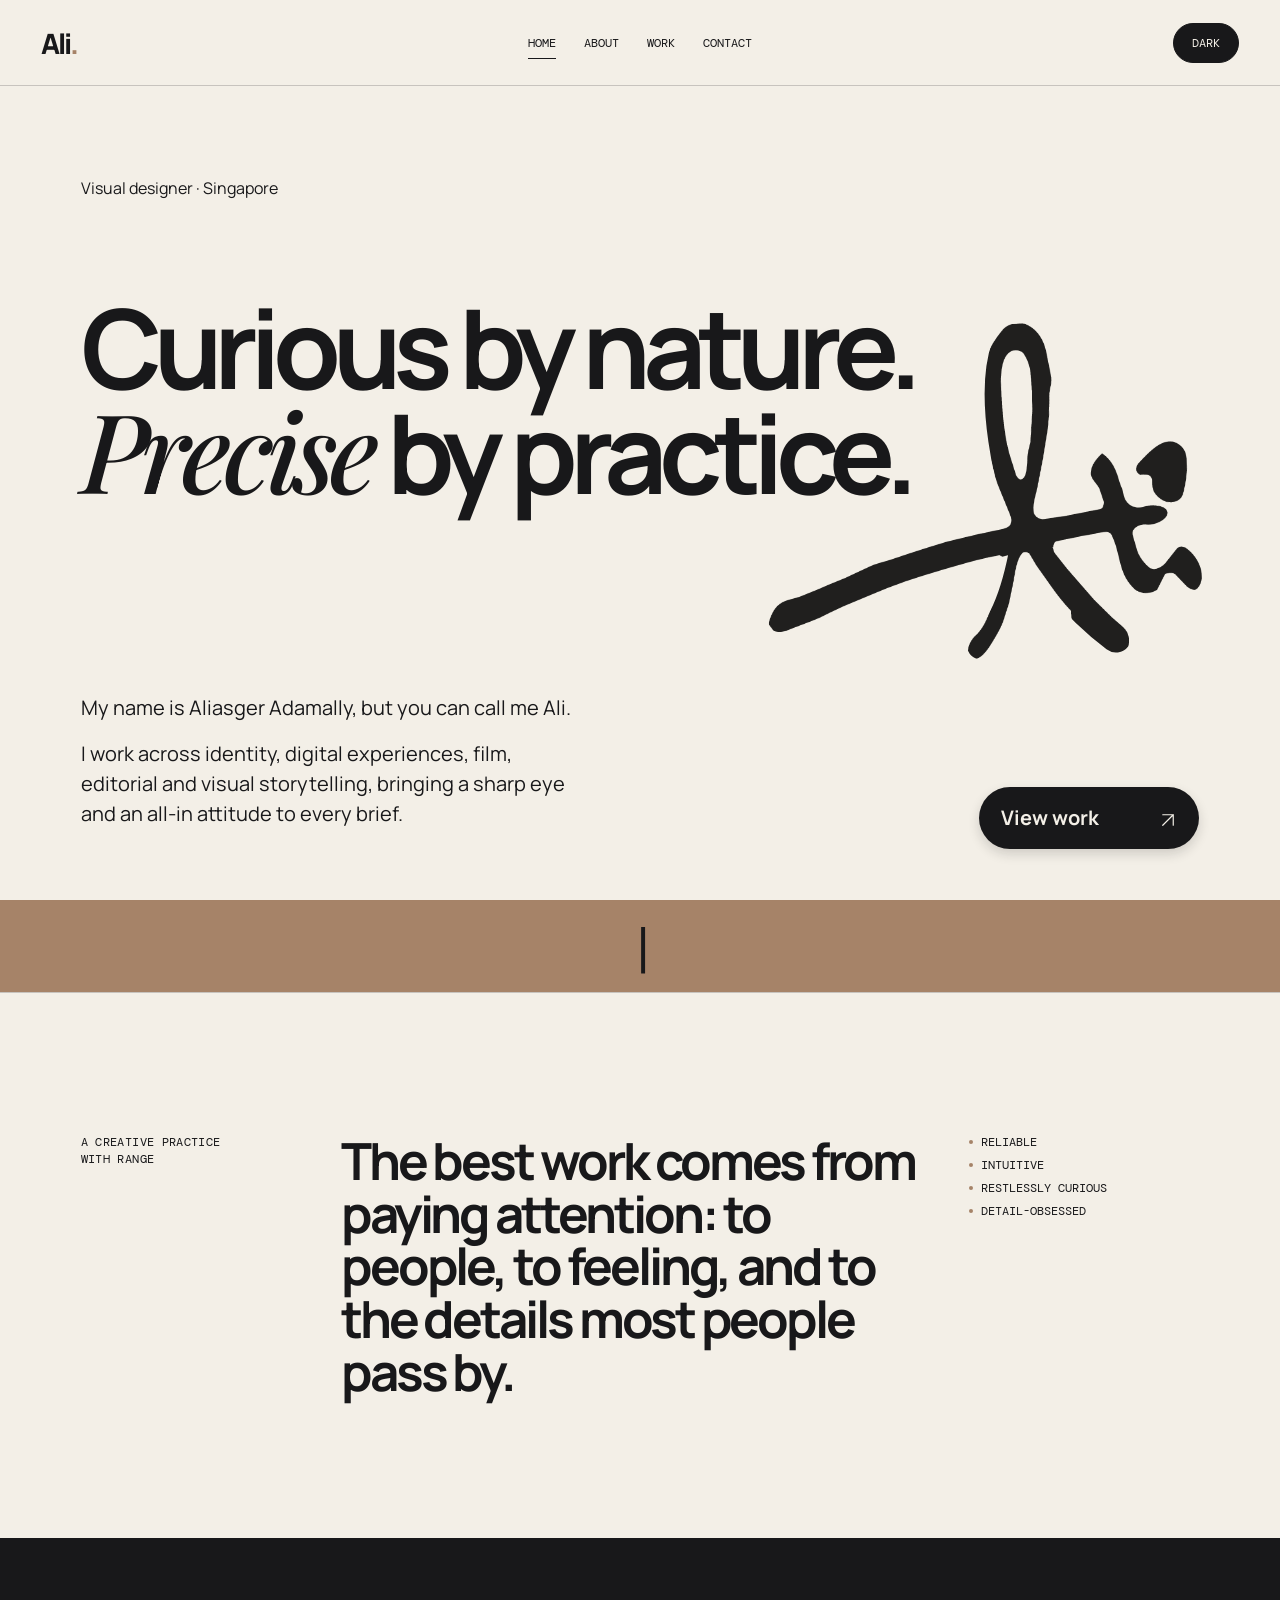
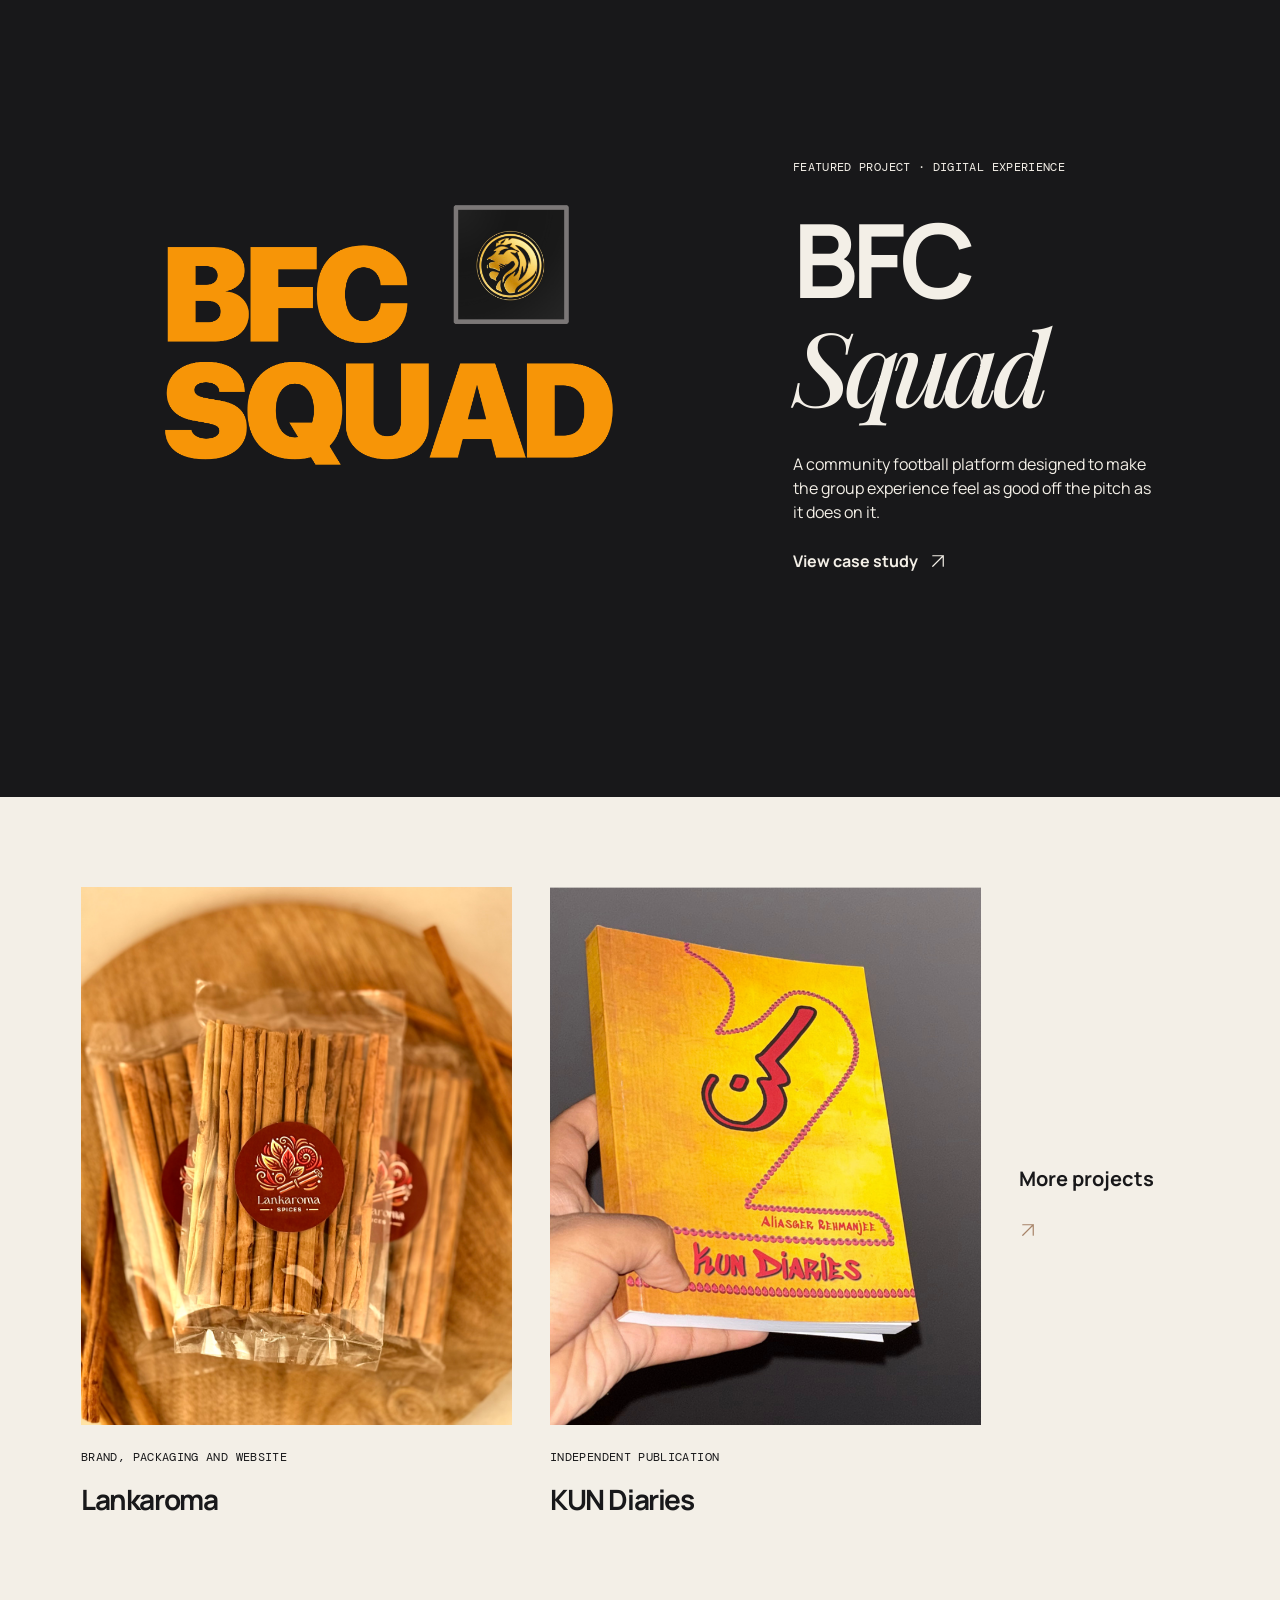
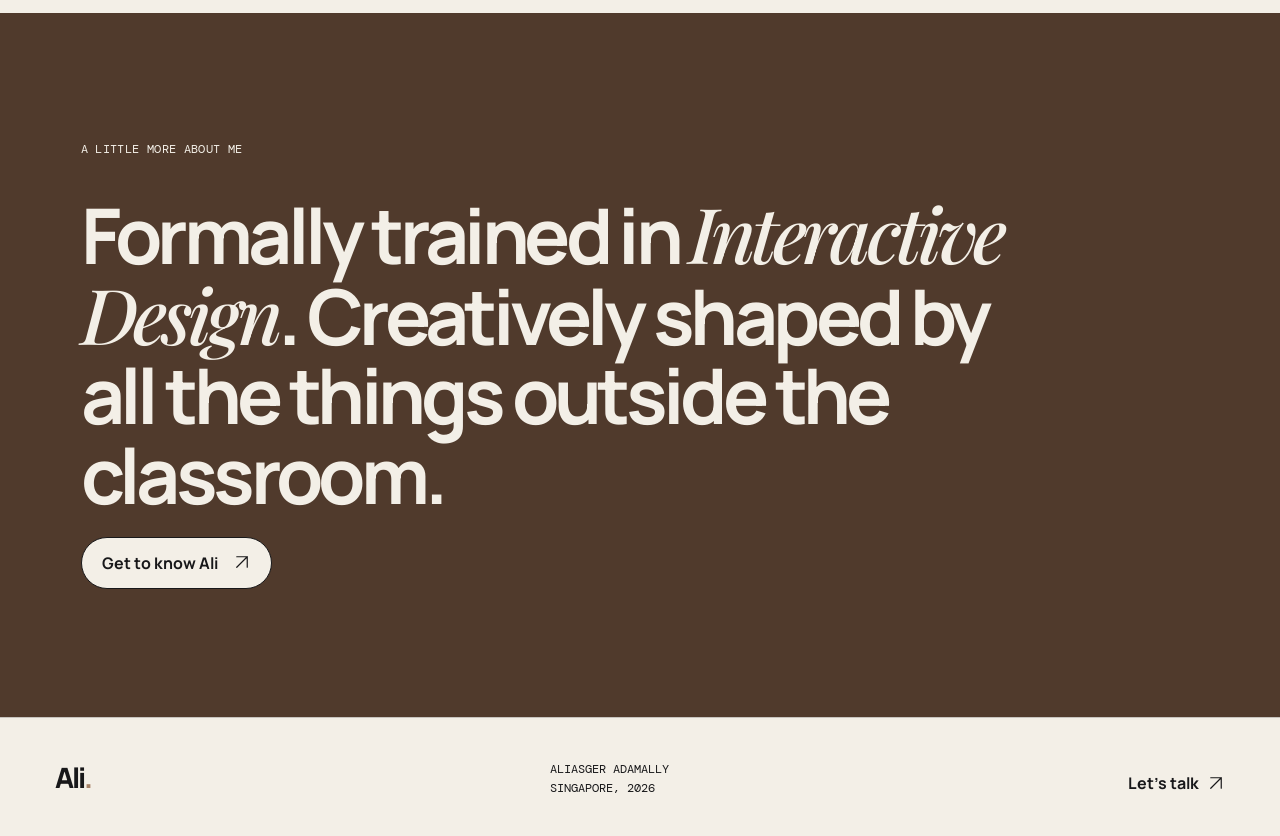
<file: home/index.html>
<!doctype html>
<html lang="en"><head><meta charset="utf-8"><meta name="viewport" content="width=device-width,initial-scale=1"><meta name="description" content="Ali (Aliasger Adamally) is a Singapore visual designer and multidisciplinary creative available for freelance, contract, full-time and quick-turnaround work."><meta name="robots" content="index, follow, max-image-preview:large, max-snippet:-1, max-video-preview:-1"><title>Ali - Portfolio</title><link rel="canonical" href="https://aliasgeradamally.com/home/"><meta property="og:type" content="website"><meta property="og:site_name" content="Ali - Portfolio"><meta property="og:title" content="Ali - Portfolio"><meta property="og:description" content="Ali (Aliasger Adamally) is a Singapore visual designer and multidisciplinary creative available for freelance, contract, full-time and quick-turnaround work."><meta property="og:url" content="https://aliasgeradamally.com/home/"><meta name="twitter:card" content="summary"><meta name="twitter:title" content="Ali - Portfolio"><meta name="twitter:description" content="Ali (Aliasger Adamally) is a Singapore visual designer and multidisciplinary creative available for freelance, contract, full-time and quick-turnaround work."><link rel="icon" href="/favicon.ico" sizes="any"><link rel="icon" type="image/png" href="/assets/favicon.png?v=20260838" sizes="512x512"><link rel="apple-touch-icon" href="/assets/favicon.png?v=20260838"><link rel="manifest" href="/site.webmanifest"><script>try{if(localStorage.getItem('ali-theme')==='dark')document.documentElement.dataset.theme='dark'}catch(e){}</script><link rel="stylesheet" href="/style.css?v=20260906"><link rel="stylesheet" href="/theme.css?v=20260832"><script type="application/ld+json">{"@context":"https://schema.org","@graph":[{"@type":"WebSite","@id":"https://aliasgeradamally.com/#website","url":"https://aliasgeradamally.com/home/","name":"Ali - Portfolio","alternateName":["Ali - Portfolio","Aliasger Adamally Portfolio","Aliasgar Adamally Portfolio","Ali Visual Designer"],"inLanguage":"en-SG","publisher":{"@id":"https://aliasgeradamally.com/#person"}},{"@type":"WebPage","@id":"https://aliasgeradamally.com/home/#webpage","url":"https://aliasgeradamally.com/home/","name":"Ali - Portfolio","description":"Portfolio of Aliasger Adamally, known as Ali, a Singapore-based visual designer and multidisciplinary creative available for hire.","isPartOf":{"@id":"https://aliasgeradamally.com/#website"},"about":{"@id":"https://aliasgeradamally.com/#person"},"mainEntity":{"@id":"https://aliasgeradamally.com/#person"}},{"@type":"Person","@id":"https://aliasgeradamally.com/#person","name":"Aliasger Adamally","givenName":"Aliasger","familyName":"Adamally","alternateName":["Ali","Aliasger","Aliasgar","Ali Asger","Ali Asgar","Aliasghar","Aliasgher","Ali Asghar","Aliasgar Adamally","Ali Asger Adamally","Ali Asgar Adamally","Aliasghar Adamally","Aliasgher Adamally","Ali Asghar Adamally"],"url":"https://aliasgeradamally.com/home/","jobTitle":"Visual Designer","description":"Aliasger Adamally, known as Ali, is a Singapore-based visual designer and multidisciplinary creative open to freelance, contract, full-time and quick-turnaround work.","address":{"@type":"PostalAddress","addressLocality":"Singapore","addressCountry":"SG"},"hasOccupation":[{"@type":"Occupation","name":"Visual Designer","occupationLocation":{"@type":"Country","name":"Singapore"},"skills":"Visual design, graphic design, art direction, brand identity, digital experiences, e-commerce design, editorial design, film and visual storytelling"},{"@type":"Occupation","name":"Multidisciplinary Creative","occupationLocation":{"@type":"Country","name":"Singapore"},"skills":"Creative direction, campaign design, content, photography, film editing and prototyping"}],"skills":["Visual design","Graphic design","Art direction","Brand identity","Digital experience design","E-commerce design","Editorial design","Film and editing","Visual storytelling","Campaign design","Creative direction"],"knowsAbout":["Visual design","Graphic design","Art direction","Brand identity","Digital experiences","E-commerce design","Editorial design","Film","Photography","Visual storytelling","Creative direction","Quick-turnaround design"],"alumniOf":{"@type":"CollegeOrUniversity","name":"Nanyang Polytechnic"},"worksFor":{"@type":"Organization","name":"Lankaroma Spices","url":"https://lankaroma.com/"},"hasCredential":{"@type":"EducationalOccupationalCredential","name":"Diploma in Interaction Design","credentialCategory":"Diploma"},"makesOffer":[{"@type":"Offer","itemOffered":{"@type":"Service","name":"Visual and graphic design and art direction","areaServed":["Singapore","Remote"]}},{"@type":"Offer","itemOffered":{"@type":"Service","name":"Brand identity and campaign design","areaServed":["Singapore","Remote"]}},{"@type":"Offer","itemOffered":{"@type":"Service","name":"Digital experience and e-commerce design","areaServed":["Singapore","Remote"]}},{"@type":"Offer","itemOffered":{"@type":"Service","name":"Editorial, film and visual storytelling","areaServed":["Singapore","Remote"]}}],"seeks":{"@type":"Demand","name":"Visual design and multidisciplinary creative opportunities","description":"Open to freelance, contract, full-time and quick-turnaround creative work in Singapore or remote.","itemOffered":{"@type":"Service","name":"Freelance, contract and full-time visual design work"}},"contactPoint":{"@type":"ContactPoint","contactType":"Professional inquiries","email":"aliasgeradamally@gmail.com","telephone":"+65-9789-0723","url":"https://aliasgeradamally.com/contact/","areaServed":["Singapore","Worldwide"],"availableLanguage":["English"]},"sameAs":["https://www.instagram.com/aliasgeradamally/","https://www.instagram.com/aliasger.heic/"],"mainEntityOfPage":{"@id":"https://aliasgeradamally.com/home/#webpage"}}]}</script></head>
<body class="home"><header class="site-header"><a class="brand" href="/home/" aria-label="Ali home">Ali<span>.</span></a><button class="menu-toggle" aria-expanded="false" aria-controls="nav">Menu</button><nav id="nav"><a class="active" href="/home/">Home</a><a href="/about/">About</a><a href="/work/">Work</a><a href="/contact/">Contact</a></nav></header>
<main>
<section class="hero"><svg class="hero-mark" viewBox="0 0 704 545" role="img" aria-label="Ali signature"><defs><filter id="signature-offwhite" color-interpolation-filters="sRGB"><feColorMatrix type="matrix" values="0 0 0 0 .953 0 0 0 0 .937 0 0 0 0 .906 0 0 0 1 0"/></filter><clipPath id="ink-without-dot"><path d="M0 0H602V545H0Z M602 0H704V190H602Z M602 300H704V545H602Z"/></clipPath><mask id="signature-ink-mask" maskUnits="userSpaceOnUse" x="0" y="0" width="704" height="545"><rect width="704" height="545" fill="black"/><g clip-path="url(#ink-without-dot)" fill="none" stroke="white" stroke-linecap="round" stroke-linejoin="round"><path class="ink-stroke ink-line" style="--length:645;--delay:.419s" stroke-width="58" d="M18 457 C112 443 220 382 394 344 C440 334 483 337 528 326 C565 324 603 318 641 315"/><path class="ink-stroke ink-loop" style="--length:760;--delay:.102s" stroke-width="55" d="M425 334 C451 224 476 123 453 42 C444 9 414 11 403 39 C373 117 400 259 424 334"/><path class="ink-stroke ink-right-leg" style="--length:440;--delay:.214s" stroke-width="50" d="M421 343 C449 391 489 454 561 513"/><path class="ink-stroke ink-left-leg" style="--length:330;--delay:.047s" stroke-width="45" d="M342 519 C383 489 407 416 421 344"/><path class="ink-stroke ink-li" style="--length:360;--delay:.675s" stroke-width="72" d="M549 228 C546 251 561 275 567 300 C571 318 567 334 577 348 C577 384 586 421 608 427 C632 434 650 385 672 381 C688 386 699 408 695 432"/></g><ellipse class="ink-dot" cx="645" cy="249" rx="48" ry="57" fill="white"/></mask></defs><image class="signature-image" href="/assets/ali-mark.png" width="704" height="545" mask="url(#signature-ink-mask)"/></svg><div class="eyebrow">Visual designer · Singapore</div><h1>Curious by nature.<br><i>Precise</i> by practice.</h1><div class="hero-bottom"><p>My name is Aliasger Adamally, but you can call me Ali.<span class="desktop-break" aria-hidden="true"></span> I work across identity, digital experiences, film, editorial and visual storytelling, bringing a sharp eye and an all-in attitude to every brief.</p><a class="arrow-link hero-work-link" href="/work/">View work <b><svg class="site-arrow" viewBox="0 0 24 24" aria-hidden="true" focusable="false"><use href="/assets/icons.svg#arrow-up-right"></use></svg></b></a></div></section>
<section class="strip" aria-label="Creative disciplines"><p class="typewriter" data-phrases='["Brand worlds.","Digital experiences.","Film & photography.","Editorial and writing.","Ideas with feeling."]'></p></section>
<section class="intro-grid"><p class="kicker">A creative practice<br>with range</p><h2>The best work comes from paying attention: to people, to feeling, and to the details most people pass by.</h2><div class="traits"><span>Reliable</span><span>Intuitive</span><span>Restlessly curious</span><span>Detail-obsessed</span></div></section>
<section class="feature-project"><a href="/work/?id=bfcsquad" class="feature-image image-bfc"><img src="/assets/SQUAD/squad.png" alt="BFC Squad mobile app screens"></a><div class="feature-copy"><p class="kicker">Featured project · Digital experience</p><h2>BFC<br><i>Squad</i></h2><p>A community football platform designed to make the group experience feel as good off the pitch as it does on it.</p><a class="text-link" href="/work/?id=bfcsquad">View case study <b><svg class="site-arrow" viewBox="0 0 24 24" aria-hidden="true" focusable="false"><use href="/assets/icons.svg#arrow-up-right"></use></svg></b></a></div></section>
<section class="project-split"><article><a class="project-thumb coral" href="/work/?id=lankaroma"><img src="/assets/lankaroma/Lankaroma img.jpeg" alt="Lankaroma spices branding"></a><p class="kicker">Brand, packaging and website</p><h3>Lankaroma</h3></article><article><a class="project-thumb coral kun-thumb" href="/work/?id=kun"><img src="/assets/kun.png/kun.png-3.png" alt="KUN Diaries book cover"></a><p class="kicker">Independent publication</p><h3>KUN Diaries</h3></article><a class="all-work" href="/work/">More projects<br><b><svg class="site-arrow" viewBox="0 0 24 24" aria-hidden="true" focusable="false"><use href="/assets/icons.svg#arrow-up-right"></use></svg></b></a></section>
<section class="closing"><p class="kicker">A little more about me</p><h2>Formally trained in <i>Interactive Design</i>. Creatively shaped by all the things outside the classroom.</h2><a class="button light" href="/about/">Get to know Ali <b><svg class="site-arrow" viewBox="0 0 24 24" aria-hidden="true" focusable="false"><use href="/assets/icons.svg#arrow-up-right"></use></svg></b></a></section>
</main><footer><a class="brand" href="/home/">Ali<span>.</span></a><p>Aliasger Adamally<br>Singapore, 2026</p><a href="/contact/">Let’s talk <b><svg class="site-arrow" viewBox="0 0 24 24" aria-hidden="true" focusable="false"><use href="/assets/icons.svg#arrow-up-right"></use></svg></b></a></footer><script src="/main.js?v=20260906"></script></body></html>
</file>
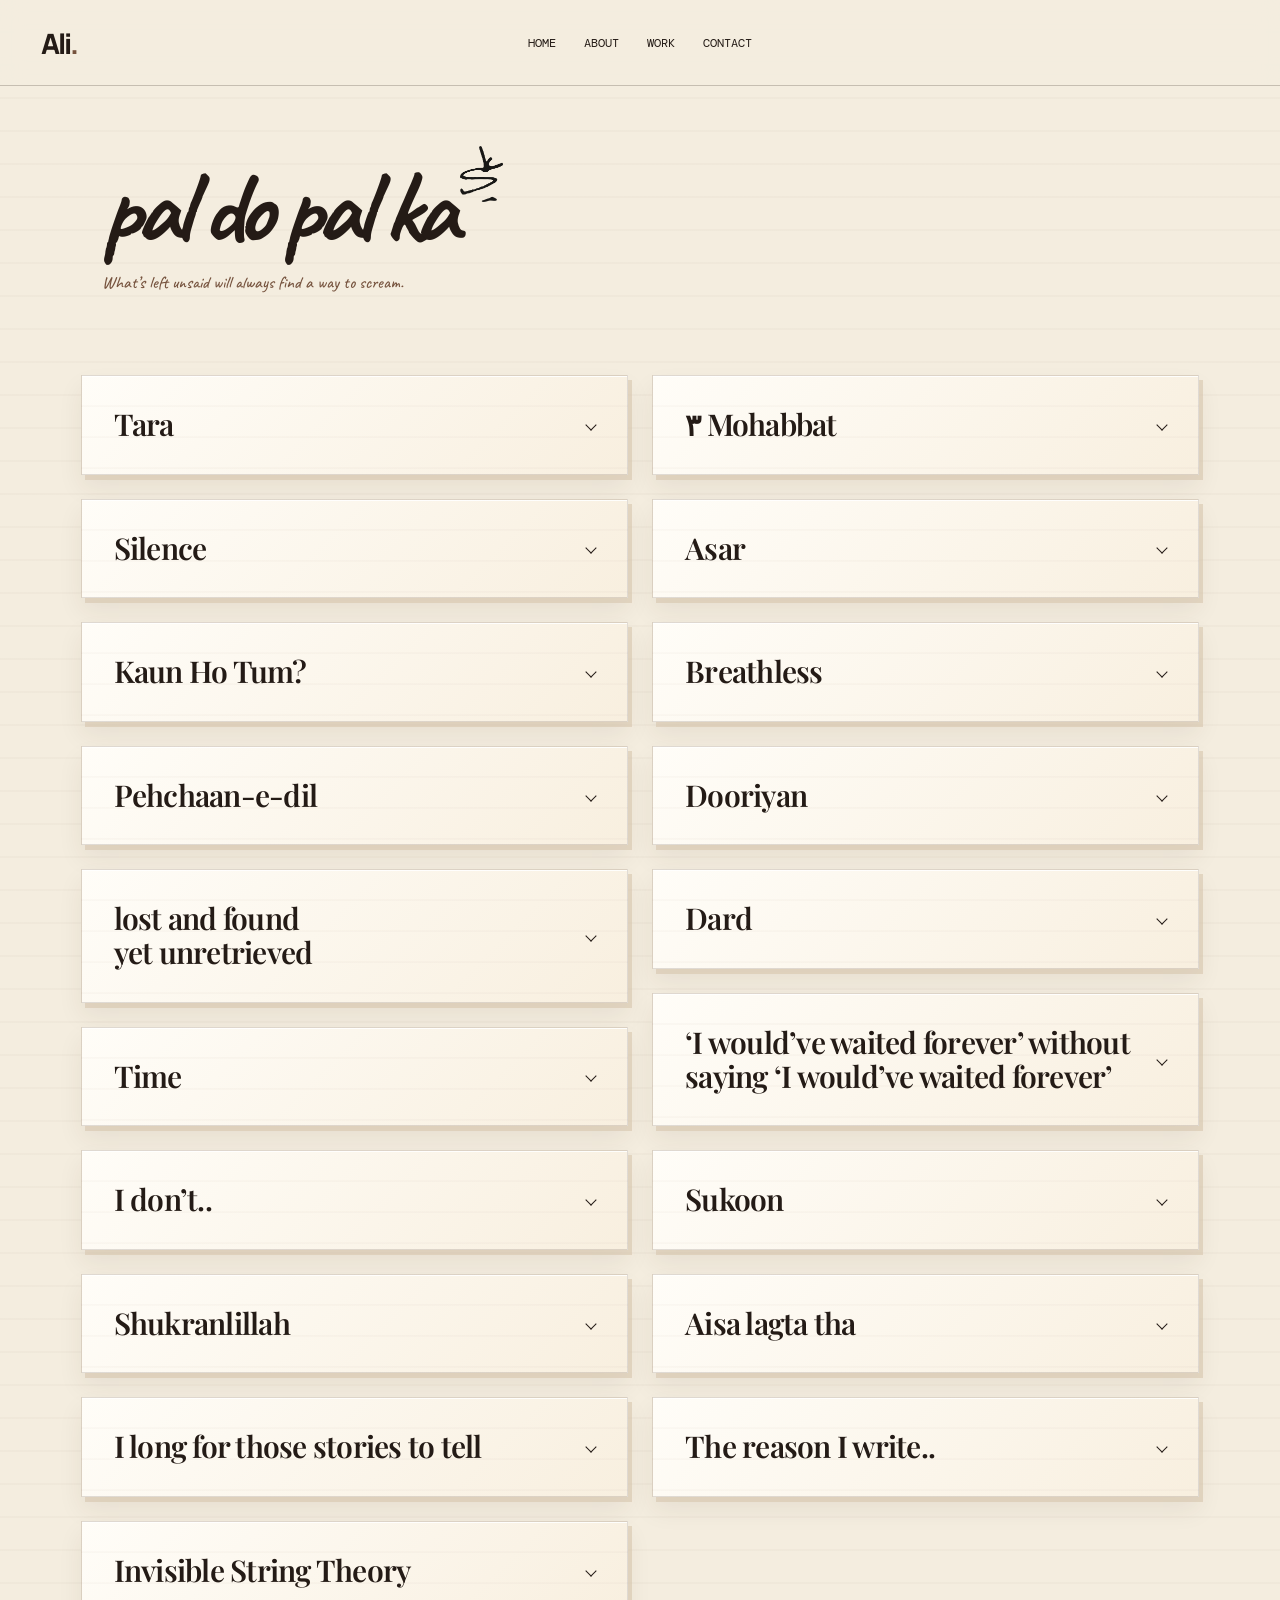
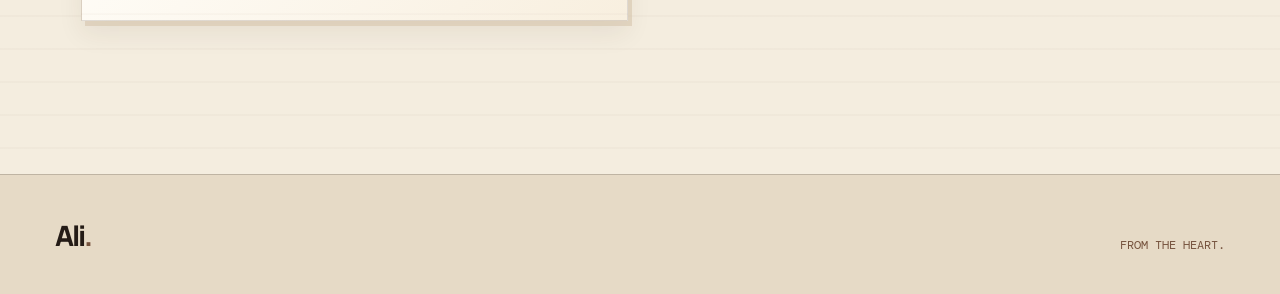
<file: poetry/index.html>
<!doctype html>
<html lang="en">
<head>
  <meta charset="utf-8">
  <meta name="viewport" content="width=device-width,initial-scale=1">
  <meta name="description" content="A collection of poems by Ali.">
  <title>Poetry — Ali</title>
  <link rel="canonical" href="https://aliasgeradamally.com/poetry/">
  <link rel="icon" href="/favicon.ico" sizes="any">
  <link rel="icon" type="image/png" href="/assets/favicon.png" sizes="512x512">
  <link rel="stylesheet" href="/style.css?v=20260906">
  <link rel="stylesheet" href="/theme.css?v=20260832">
  <link rel="stylesheet" href="/poetry/poetry.css?v=23">
</head>
<body class="poetry-page">
  <header class="site-header">
    <a class="brand" href="/home/" aria-label="Ali home">Ali<span>.</span></a>
    <button class="menu-toggle" aria-expanded="false" aria-controls="nav">Menu</button>
    <nav id="nav"><a href="/home/">Home</a><a href="/about/">About</a><a href="/work/">Work</a><a href="/contact/">Contact</a></nav>
  </header>
  <main>
    <section class="poetry-intro" aria-labelledby="poetry-title">
      <h1 id="poetry-title">pal do pal ka<img class="handwritten-doodle" src="/poetry/assets/handwritten-mark.png?v=1" alt="" aria-hidden="true"></h1>
      <p class="poetry-kicker">What’s left unsaid will always find a way to scream.</p>
    </section>
    <section class="poetry-collection" aria-label="Poems">
      <article class="poem long"><h2>Invisible String Theory</h2><div class="verse">Have you heard of the
invisible string theory?

A theory based on fate,
destiny, and determinism.
A theory about qismat.

A theory that suggests that
both of us are connected,
by an invisible string,
like puppets in a greater play.

And what it means is that
no matter what,
we will eventually
find our way back to each other.

We kind of did though, didn’t we?
Or maybe that hasn’t happened yet..
I can’t see the invisible string,
but I’m starting to feel like

I’m getting tangled in something..
Is it the string?
or is something else at play?
What is this feeling?
I don’t know that it’s our turn yet..

but still, I can’t break this feeling,
that something is in action,
forces not in my control,
definitely not in my jurisdiction.

Whether it is, or whether isn’t..
we might still have some time.

But now you’ve also heard of the
invisible string theory.

The theory based on fate,
destiny,
determinism, and well,
us.</div></article>

      <article class="poem"><h2>The reason I write..</h2><div class="verse">I write,
just to get a glimpse,
of this overwhelming feeling,
this exhilarating dealing.

My words,
put it into effect,
a mesmerizing sight,
one as ravishing as the night.

What glimpse?
What sight?
As liberating as the sun,
yet a comforting one.

It’s you.
In my words I see,
revealing through the lines,
as stunning as the rhymes.

Like saying ‘Hi’ for the first time,
but day in and out,
these words stay with me,
even when I’m out and about.

It’s a reminder for sure,
something to miss, oh so true.
When I write my lines, whenever I do,
it’s simple really,
its all for
a glimpse of you</div></article>

      <article class="poem long"><h2>I long for those stories to tell</h2><div class="verse roman">How I long for those stories to tell
A tale in which the brothers dwell
Stories of mischief, trouble and glee
Nonsense and shenanigans of a different degree
Of course it’s the people, everyone agrees
But people can change, so what’s the quandary

Only in that land, these dreams come true
Only on that soil, bonds like these brew
Where the brothers grew and formed their bond
Is that the difference, why these friendships spawned?
I beg for a chance, please here my plea
If it’s up to me, then hear my decree
Why must our bonds be riddled with hurt
Do these stories alone not prove the worth-
of brotherhoods so strong that whatever may be
Separated by the family, the work, the sea

These bonds can never go sour, there isn’t a chance
Insults and forgiveness without a second glance
Friendships formed over a common crime
Friendships so true they stand the test of time
Friendships that forever stay in their prime

Late night drives and painting the town
In this day and age who wouldn’t give a frown
A wavelength so in tune, a longing for fun so alike
Meeting up was simple for them, wonder what that would be like
But when all is said and done,
and I bid these yearnings farewell
For we grew up like this,
while they used to play hell
Sure I have friends as well
With many more years and adventures yet to befell
But even then, at this ripe young age, oh how I long for those stories to tell</div></article>

      <article class="poem urdu-letter"><h2>Aisa lagta tha</h2><div class="verse" lang="ur" dir="rtl">کیا اس  مے میرا کوئی گناہ ہے؟
کہ پيار کے باره مے اس طره کی سوچ آتی ہے،
جب وہ خوابوں کے علاقے مے،
ہر وصل مے وھی انداز دکھتا ہے۔

ان خیالوں کے درمیان کھو نہیں جانا تھا،
اب صرف محبت کی خوشبو آتی ہے،
اور لمحے یوں بہ جاتے ہے،
نہ خوبصورتی کی قیمت، نہ درد کے کانٹے،
بس معصومیت سے بھری ہوئی ہے ہر ملاقاتیں۔

جب دل کے لفظ قدر کی بات کرتے تھے،
اور محبت کا ہر پل عبادت سا لگتا تھا،
الفاظ مے نہیں کہہ سکتا ہوں،
وہ سچا والا عشق مے کیسا نیة تھے۔

تو کیااس مے میرا کوئی گناہ ہے،
جب وہ زمانے مے محبت ایسا لگتا تھا-</div></article>

      <article class="poem"><h2>Shukranlillah</h2><div class="verse">Shukranlillah, for the gift of sound,
To hear the laugh where my joy is found.
Notes that linger, so pure and clear,
A melody my heart holds oh so near.

Shukranlillah, for the gift of sight,
To have witnessed a smile, so perfect under the light.
Like a star that signals in the dark, It's like a strength, an everlasting spark.

Shukranlillah, for the words to say,
To form words and feelings, for me to pray.
For control against saying words that may be overdue,
Yet the freedom to speak what is soft and true.

Shukranlillah, for love unspoken, Although split, never broken.
Every moment feels like another sign,
Shukranlillah for trusting me with what is now mine.</div></article>

      <article class="poem"><h2>Sukoon</h2><div class="verse">I think I found it
At the end of a tiring chase
It was under my nose, literally
In a most obvious place
In the grand scheme of things,
I now appreciate Your grace
You need not speak directly to me
Yet I still feel Your embrace

Countless dua,
A neverending stream of wants
I thank You for listening
For all of Your grants
I never feel alone
It’s almost like a trance
And now I can see
How everything enchants

But I thank You most
for showing me light
For giving me my takat and might
For letting me believe in what’s right
For giving me colour in black and white
Thank you for the sukoon,
in my every night</div></article>

      <article class="poem compact"><h2>I don’t..</h2><div class="verse">I don’t just miss you in the middle of the night, or at 2am
I miss you even in the most crowded of rooms, even with my bestest friend

I don’t just see you in old pictures, or recalled memories
I see you in the randomest of places, a flowery garden, or the pretty seas

I don’t just feel your presence when I’m with you, or hearing your voice
I feel you in the subtlest moments, in every breath, in every noise

I don’t need to try to think of you.

You are everything I do and everything around me.
You’re my only constant in the vastness of all that is, or all that will ever be.</div></article>

      <article class="poem"><h2>‘I would’ve waited forever’ without saying ‘I would’ve waited forever’</h2><div class="verse roman">Mujhe sirf ek nazar, ek nigah ki zarurat hai,
Zara jazbaati, majboori ki zarurat hai,
Do nainon mein zara si intezaari, chahat ki zarurat hai.

Aap ke liye main chamakta aasmaan ke sitaare chupa doon,
Jab tak har ek sitare ki roshni na chali jaaye,
Jab tak waqt ka ek pal bhi na rahe

Baw apni kismat ke sannate,
Baw apne naseeb ki cheekhein,
Main sab kuch de sakta hoon,
Magar is chahat ko marne nahi dete</div></article>

      <article class="poem long"><h2>Time</h2><div class="verse roman">Waqt guzarta rehta hai
Majboori mein hum dekhte rehte hain
Par jab yeh pal beet jaata hai,
Aur kuch karne ka mann ho jaata hai,
Kis tarah ka darr lagta hai,
Aur phir hum dekhte rehte hain
Jab waqt guzarta rehta hai

Kyun guzarta rehta hai?
Hum kyun dekhte rehte hain?
Us pal ko kyun beet jaane dete hain,
Aur jab kuch karne ka mann ho jaata hai,
Kyun is tarah ka darr lagta hai,
Aur hum phir se kyun dekhte rehte hain
Jab waqt guzarta rehta hai

Kabhi kabhi jab mann ho jaata hai,
Toh sochta hoon ke hum kuch karte hain
Kya se kya ho jaayenge
Kuch na kuch ho jaayenge
Kab se, kahaan se, aur kaise ho jaayenge
Yeh sab kyun ho jaayenge

Kyun ke usi pal mein mohabbat ka izhaar hota hai
Usi pal mein mohabbat ki khushboo mehakhti hai
Usi pal mein mohabbat ka noor chamakta hai
Aur usi pal par sirf mohabbat ka haq hota hai

Lekin, phir se,
Waqt guzarta rehta hai
Majboori mein hum dekhte rehte hain
Jab woh pal beet jaata hai,
Aur kuch karne ka mann ho jaata hai,
Us tarah ka darr lagta hai,
Aur hum phir se dekhte rehte hain
Jab waqt guzarta rehta hai</div></article>

      <article class="poem urdu-letter"><h2>Dard</h2><div class="verse" lang="ur" dir="rtl">کیا درد ہے یہ؟
تڑپتا جاتا ہے یہ دل،
بہت افسوس ہے مجھے،
جی رہا ہوں یہ مشکل۔

یہ کیسی بے بسی ہے،
ناامید سا ہو رہا ہوں مسلسل۔
کر سکتے تھے آپ یہ چاہت اب میرے،
چکھنے تو دے سکتا تھا، میرے صبر کا وہ پھل۔

ایک ہی لمحہ تھے میرے،
اور اب بہت دور ہے وہ پل۔
افسوس ہے کہ وہ یادیں سب ہم کو مٹانی چاہئیں،
مگر نہیں ہو پائے گے،
نہ آج، نہ کل۔</div><div class="verse roman" dir="ltr">Kya dard hai ye?
Tarapta jaata hai ye dil
Bahut afsos hai mujhe
Jee raha hoon ye mushkil

Ye kaisi bebasi hai
Na umeed sa ho raha hoon musalsal
Kar sakte the aap ye chahat ab mere
Chakhne to de sakta tha,
mera sabr ka woh phal

Ek hi lamhe the mere
Aur ab bohot dur hai woh pal
Afsos hai ke woh yaadein sab
humko mitani chahiye

Nahin ho paayege,
na aaj na kal</div></article>

      <article class="poem urdu-letter"><h2>lost and found<br>yet unretrieved</h2><div class="verse" lang="ur" dir="rtl">یہ دل تو کھو چکا ہوں،
اب پاس میں نہیں رہتا میرے۔
بہت دور جا کر صرف ڈھونڈنے جاتا ہوں،
اور وہیں ملتا ہے جہاں کھو دیا تھا میں نے۔

جب بھی میں اُس کے سامنے آتا ہوں،
پھر لینے کا من ہو جاتا ہے۔
پر کیسے میں اُس کو واپس لاؤں،
جب اُس کے نصیب میں یہی جگہ لکھی ہے۔

دیکھا جائے تو برسوں ہو گئی ہیں اُس دن کو،
پر وہ یاد ابھی تک بھلا نہیں پاؤں۔
خیر، وہ یاد ہی سہی۔

آخر اب ڈھونڈنے نہیں آتا ہوں،
بس وہی آکے ملتا ہوں، جہاں کھو دیا تھا میں نے۔</div></article>

      <article class="poem urdu-letter"><h2>Dooriyan</h2><div class="verse" lang="ur" dir="rtl">میلوں دور، پر نزدیک ہیں ہم
تیری یاد کرتا ہوں، ہر پل ہر دم
آنسو جاری، آنکھیں بہت نم
پھر بھی یہ چاہت نہیں ہوتی ہیں کم

مجبور ہوں میں، محبت کی قسم
میرے دل پہ بھاری ہے یہ دوری کا ستم
کاش تم یہی پاس میں ہوتے، بس ایک قدم
پھر یہ گہرا محبت کا نہ ہوتا یہ غم

میرے دل کی دھڑکن میں تم ہو، کبھی ہو گی نہ ختم
دعاء ہے کے بس تیرا میرا ایک ہوجائے جنم
وقت کو بدلتے دیکھتا ہوں، ایک دن ہوں گے ہم بھم
یہ عرض ہو قبول، اللّٰہ میرے کردے کرم</div></article>

      <article class="poem urdu-letter"><h2>Pehchaan-e-dil</h2><div class="verse" lang="ur" dir="rtl">پہچانا تھا میرے دل نے
اک رشتہ بہت پرانا
نہیں چھوڑ سکتا اب میں
جو مل گیا ہے دوبارہ

وقت پھسلنے لگا ہے
رہوںگا نہیں میں بس بیچارہ
اکیلا یہ سب کرنا مشکل ہے
دیجیے نا، اپنا سہارا

امیدیں اب چھوٹنے لگی ہیں
بس دیجیے مجھے ایک اشارہ
دوڑتا دوڑتا آجاؤنگا میں
بن جاؤنگا میں صرف تمہارا</div></article>

      <article class="poem urdu-letter"><h2>Breathless</h2><div class="verse" lang="ur" dir="rtl">ذرا بےچین سا لگ رہا ہے
ذرا بےسانس کا ہو گیا ہوں
آنکھیں میری شیشے جیسی ہو گئی ہیں
جو کہ آنسو کی نمی میں سب کچھ دیکھ سکتا ہے تو

بہت کچھ سن لیا ہے اب
پریشانی میں جئیں گے تمہاری وجہ سے
چلیں گے تم میرے سوائے اب
اگر اسی وقت میں ہم ایک نہیں ہوں گے

انتظار نہیں ہوگا کیا میرے لیے
تھوڑی دیر ہی رکنا پڑے گا تم
دوڑتا دوڑتا آتا میں
پر دوڑتے دوڑتے جانا ہے تم

ذرا بےچین سا لگ رہا ہے
ذرا بےسانس کا ہو گیا ہوں
کیسے چھوڑوں ایک ہی ارمان میرے
جاؤ گے تم تو میں کس کے لیے جیوں</div></article>

      <article class="poem urdu-letter"><h2>Kaun Ho Tum?</h2><div class="verse" lang="ur" dir="rtl">کون ہو تم؟
جس کے بارے میں یہ سب لکھا کرتا ہوں
میری کیا ہو تم؟
جس حساب سے تمہارے بارے میں لکھتا ہوں یوں

کس کی بات ہوتی ہے میرے ہر روز؟
وہ جسکی یہ لفظوں کی چادر بچھایا کرتا ہوں
کون ہے وہ جس کے لیے دل میں ہے سوز؟
لکھتے لکھتے مجھے خود پتا چلا میرا جنون

تم میری ہو، یہ مجھے پتہ ہے
تیرا ہوں میں، یہ حق تو اداء ہے
پر کون ہو تم؟
جس کے لئے یہ باتیں وفادار ہے</div></article>
      <article class="poem"><h2>Asar</h2><div class="verse roman">Kya asar hai tera mujhpe
Har ek saans mein tera hi naam
Kya asar hai tera mujhpe
Teri soch mein para hoon, har din subah-o-shaam

Aise bohot der nahi hui ke ye asar aisa gehra lage
Par tera hi asar hai, toh phir mujhe kya gila hai
Kabhi kabhi main sochta hoon, kaise tune mera saara waqt phansaya hai
Par tera asar hai aise ke teri hi yaad se mujhko chain aata hai

Sochlo, aise ek hi dil pe bhaari hai tera khayaal saara
Nahi hogi himmat mujhmein, aise pyaar karne ki dobara
Pata nahi kahaan se kahaan meri soch ulajh rahi hai
Ab toh dekh liya na, kya asar hai tera mujhpe</div></article>

      <article class="poem"><h2>Silence</h2><div class="verse">Something must be done to silence this noise
My temples are throbbing, it’s too much
I slip in my AirPods, suppress all sound
Yet it swells and resounds, I beg you - please hush

Incessant worrying, no end in sight
Thinking was supposed to be good right?
It’s made me shiver and my stomach feel tight
It robs me of my sleep at night

It’s overthinking, that’s my conflict
A million stresses in one hotel room
No checkout date scheduled, no end to this stay
It leaves my mind is complete disarray

But when I curl up in the cold, try and listen to my breathing
I feel the weight in me receding
My chest grows light and my breath begins easing
At last it’s peace, I’m quietly receiving

My thoughts drifts away
and my eyes press together
If I could I’d surrender
and stay in this space forever</div></article>

      <article class="poem"><h2>۳ Mohabbat</h2><div class="verse roman">Mohabbat, mohabbat aur mohabbat
3 tarah me aata hai ye musibat

Pehle jo aata hai, woh naseeb hota hai Naseeb to nahi ho sakta tum mere -
Gar hota naseeb mera to yeh sab jheelna nahi parta
Yunhi aata tum aur mera saath hota
Kyunki jaise us sher mein arz kiya tha -
Mila jo muft mein, us ko naseeb kehte hain"

Aakhri jo aata hai woh ishq hota hai
Abhi tum ho mera ishq
Jo mil na sake, phir bhi dil mein zinda hai,"
Aise insaan jo sirf chahe jaate hain
Jo saari umar mere chain ko churaate hain
"Khuda gawah, isi ko ishq kehte hain,”

Par muqaddar kya hai, jo beech mein aata hai?
Jis insaan ko chaha, aur woh aap ko mil gaya
Chahta hoon main roz, par woh dekhta hai kya?
“Jo maang kar mila, us ko muqaddar kehte hain"
Maangta hoon main roz, par koi sunta hai kya?
Yahi hai mohabbat ki sab se khoobsurat wajah
Umeed hai, jo maanga hai, mujh par ata hoga

Dua hai bas yeh, jo roz maangta hoon,
Ke mere naseeb mein likha ho,
Ishq se mere tum -
muqaddar ban ke aao na</div></article>

      <article class="poem urdu-letter"><h2>Tara</h2><div class="verse" lang="ur" dir="rtl">ایک وزن ہے میرے دل پہ،
نہ کم ہوتا ہے، نہ اٹھایا جاتا ہے۔
کبھی کبھی اور بھی بھاری ہو جاتا ہے،
پر کرتا ہوں میں کچھ،
سکون حاصل کرنے کے لیے۔

کالے آسمان کے گہرے رنگ میں،
ایک راز چھپا ہوا ہے۔
یہ راز بہت پیارا سا، بہت نادان سا ہے،
جب بھی ضرورت میں مانگتا ہوں،
یہ راز میرے لیے چمکتا ہے۔

شکراً للہ، اس نظر کے لیے،
سبحان اللہ، اس نظارے کو دیکھ کے۔
دل پہ وزن تو ہمیشہ رہتا ہے،
پر دیکھ کے فرصت ہے دل کو،
یہ تارا ہی میرے دکھ کا علاج ہے۔</div><div class="verse roman" dir="ltr">Ek wazan hai mere dil pe,
Na kam hota hai, na uthaya jaata hai.
Kabhi kabhi aur bhi bhaari ho jaata hai,
Par karta hoon main kuch,
Sukoon haasil karne ke liye.

Kaale aasmaan ke gehre rang mein,
Ek raaz chhupa hua hai.
Yeh raaz bohot pyaara sa, bohot nadaan sa hai,
Jab bhi zaroorat mein maangta hoon,
Yeh raaz mere liye chamakta hai.

Shukranlillah, is nazar ke liye,
Subhanallah, is nazaare ko dekh ke.
Dil pe wazan toh hamesha rehta hai,
Par dekh ke fursat hai dil ko,
Yeh taara hi mere dukh ka ilaaj hai.</div></article>
    </section>
  </main>
  <footer><a class="brand" href="/home/">Ali<span>.</span></a><p>From the heart.</p></footer>
  <script src="/main.js?v=20260906"></script>
  <script src="/poetry/poetry.js?v=5"></script>
</body>
</html>
</file>
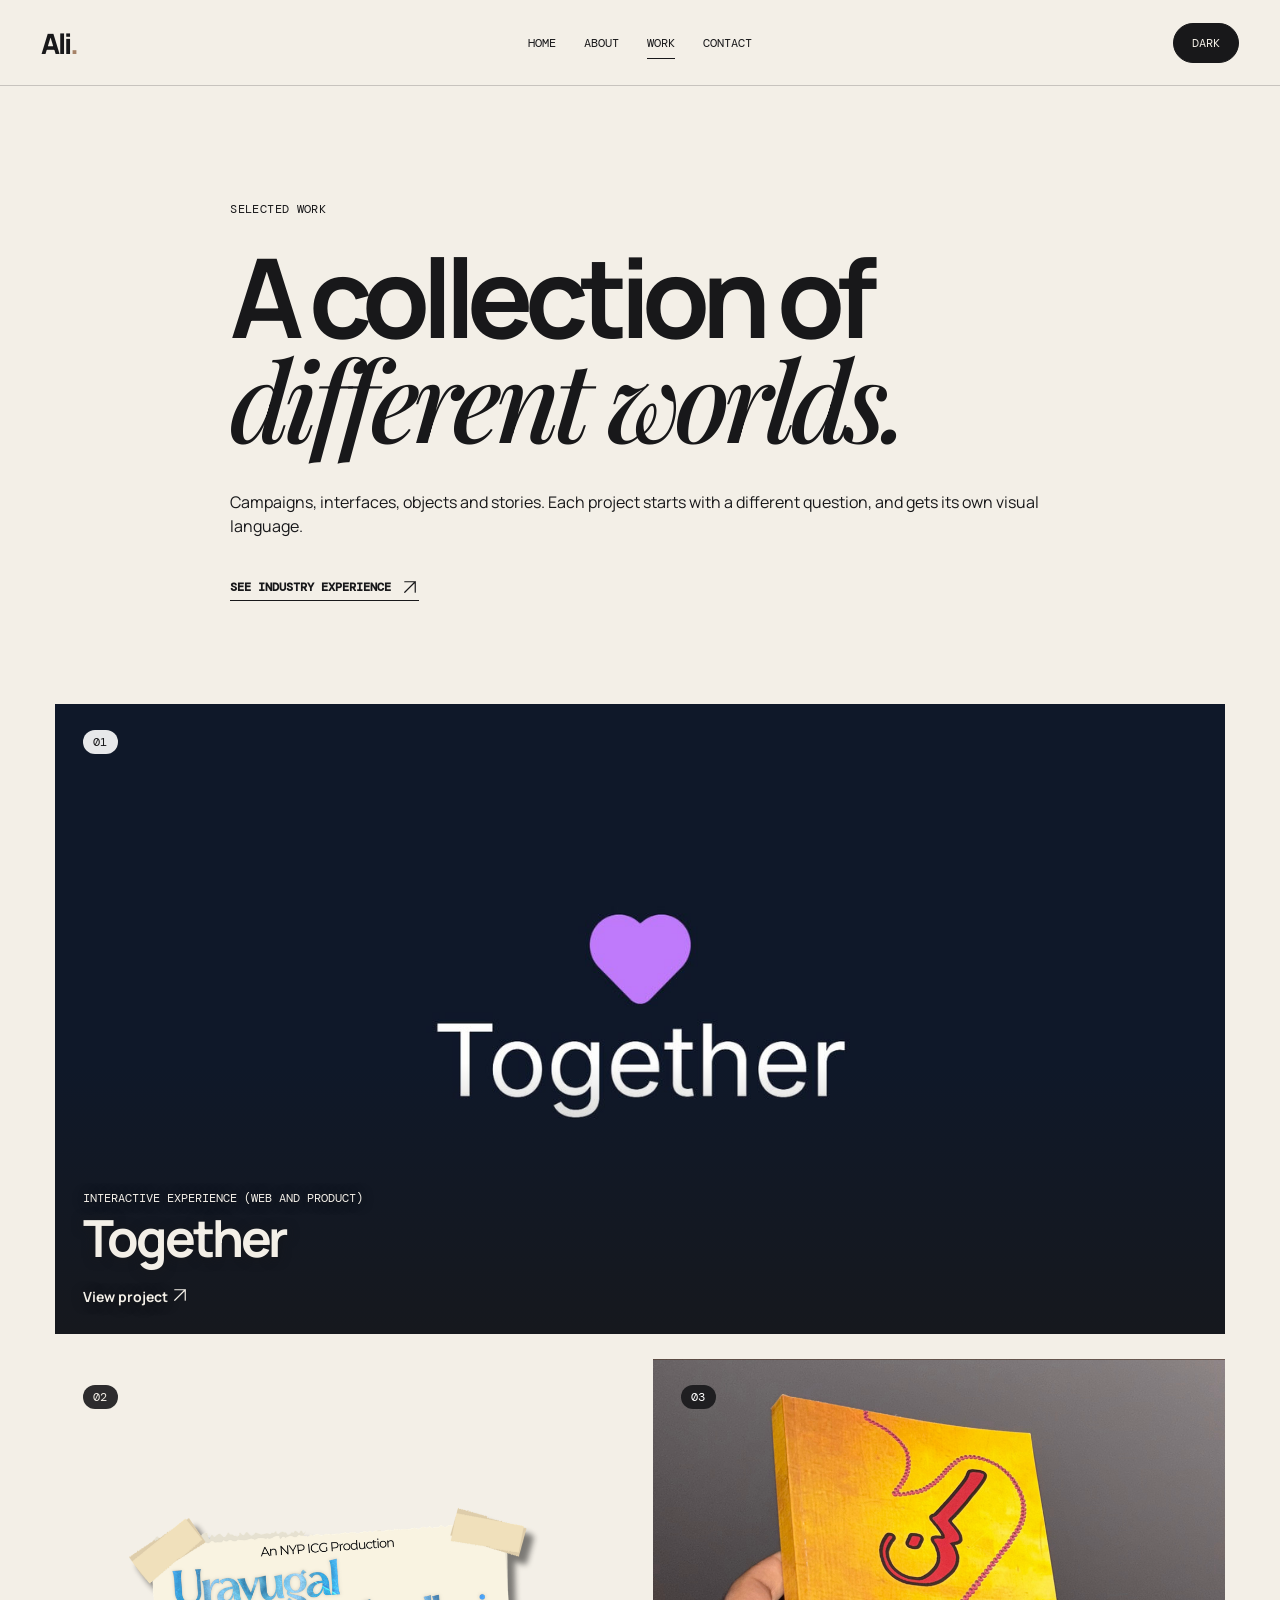
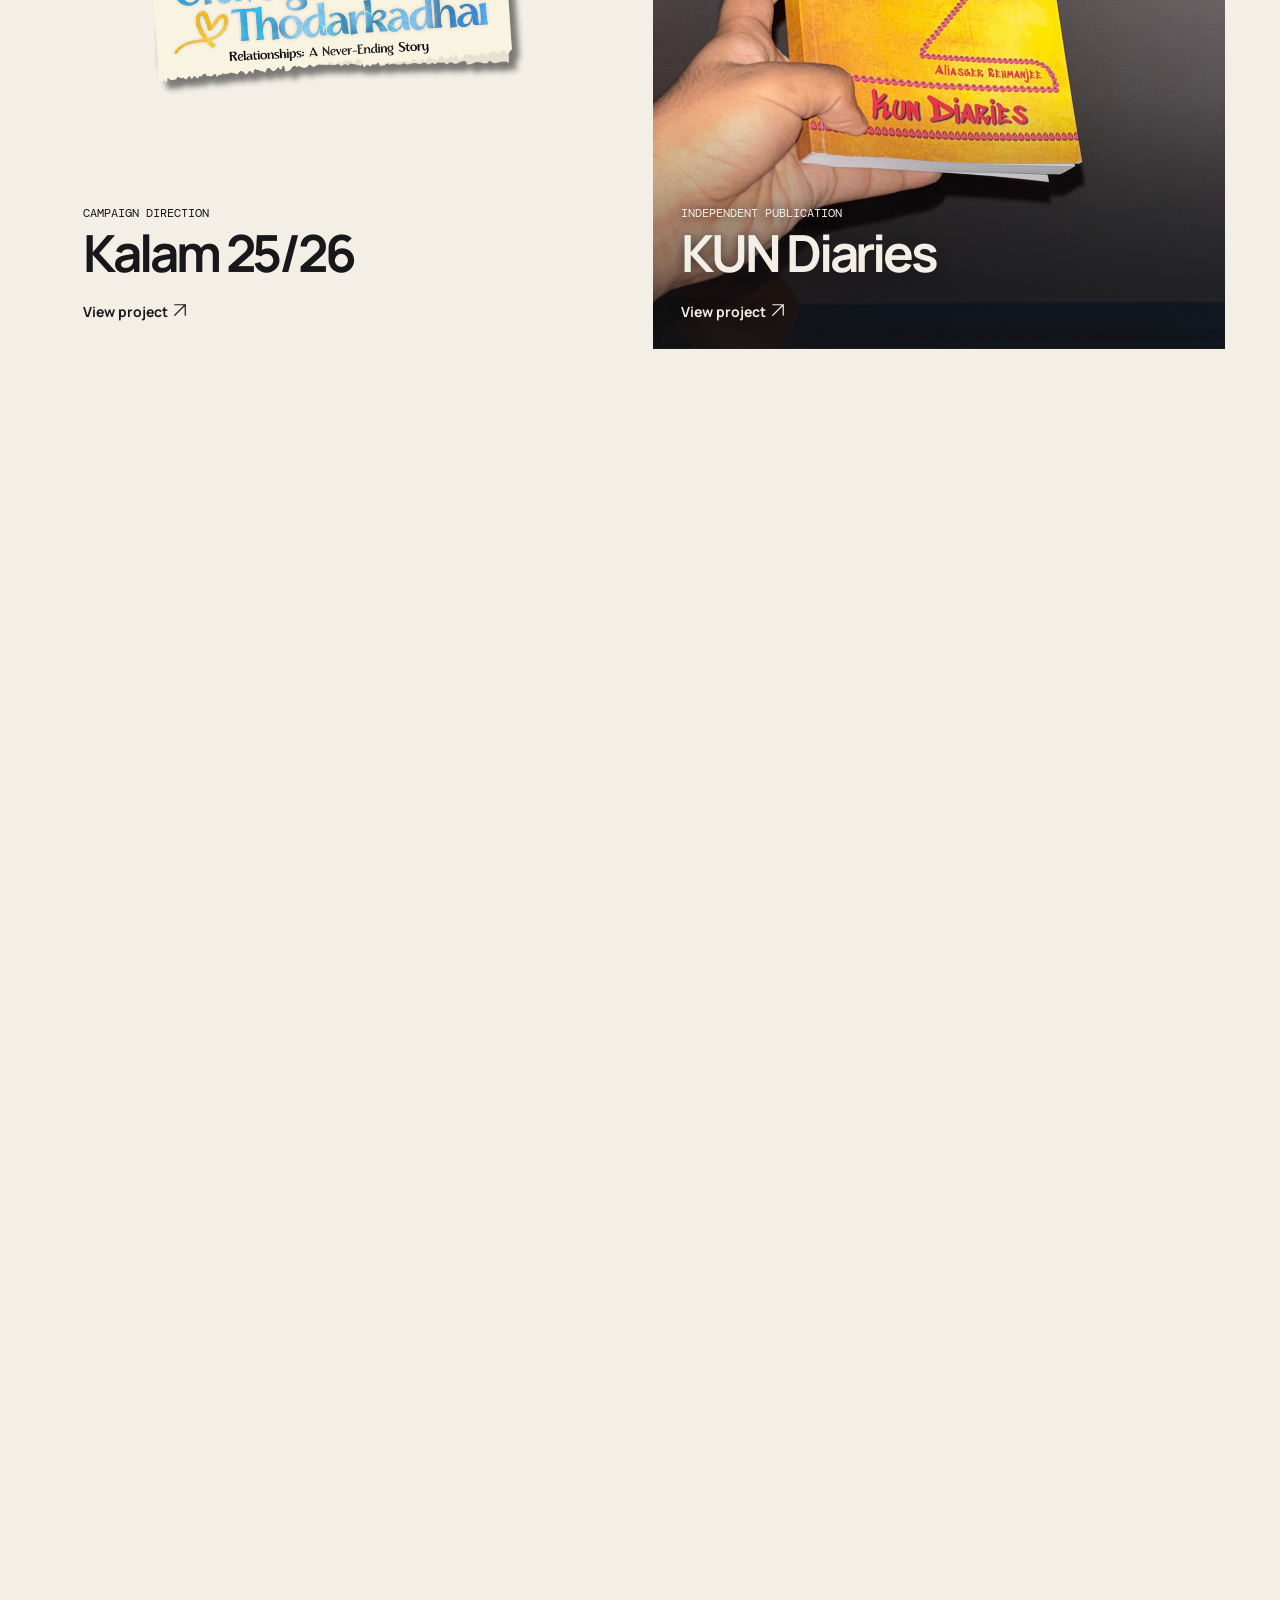
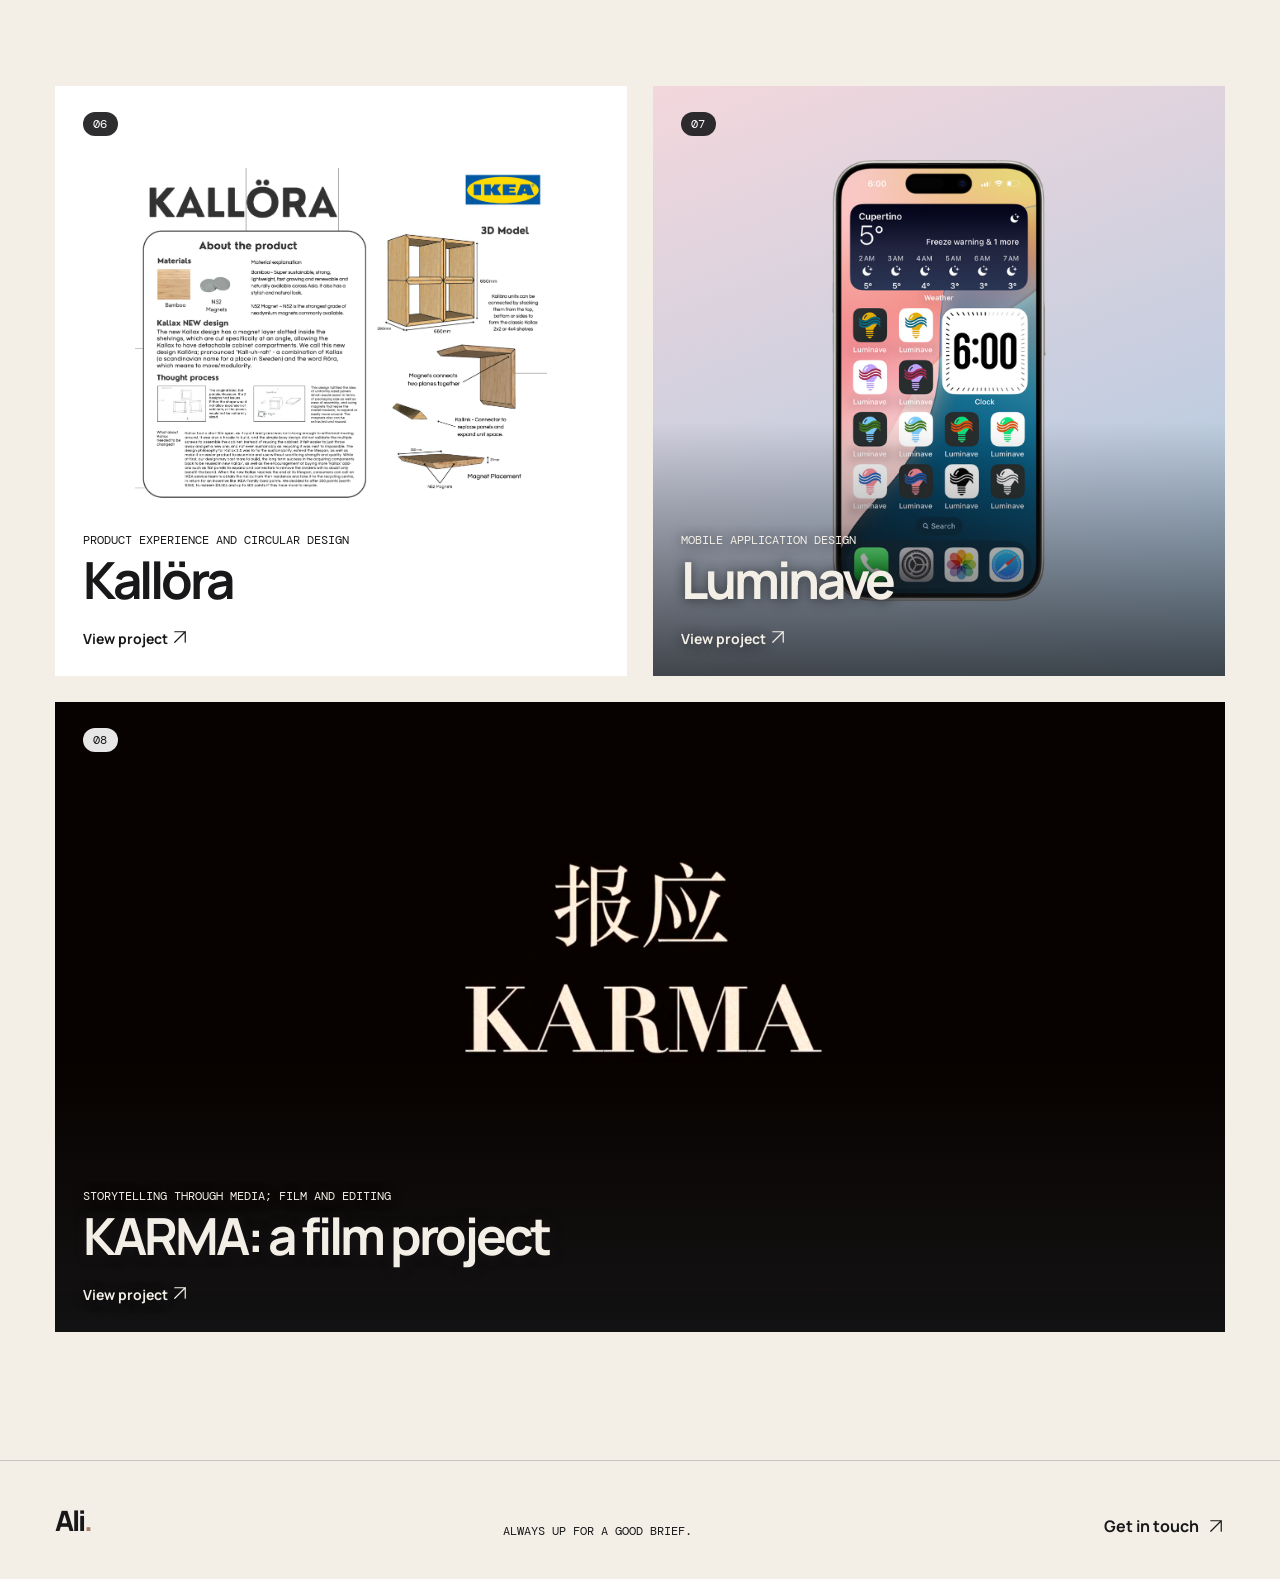
<file: work/index.html>
<!doctype html><html lang="en"><head><meta charset="utf-8"><meta name="viewport" content="width=device-width,initial-scale=1"><meta name="description" content="Selected work by Ali (Aliasger Adamally), a Singapore visual designer and multidisciplinary creative available for freelance, contract and full-time opportunities."><meta name="robots" content="index, follow, max-image-preview:large, max-snippet:-1, max-video-preview:-1"><title>Work | Visual Design Portfolio — Ali</title><link rel="canonical" href="https://aliasgeradamally.com/work/"><meta property="og:type" content="website"><meta property="og:site_name" content="Ali - Portfolio"><meta property="og:title" content="Work | Visual Design Portfolio — Ali"><meta property="og:description" content="Selected work by Ali (Aliasger Adamally), a Singapore visual designer and multidisciplinary creative available for freelance, contract and full-time opportunities."><meta property="og:url" content="https://aliasgeradamally.com/work/"><meta name="twitter:card" content="summary"><meta name="twitter:title" content="Work | Visual Design Portfolio — Ali"><meta name="twitter:description" content="Selected work by Ali (Aliasger Adamally), a Singapore visual designer and multidisciplinary creative available for freelance, contract and full-time opportunities."><link rel="icon" href="/favicon.ico" sizes="any"><link rel="icon" type="image/png" href="/assets/favicon.png?v=20260838" sizes="512x512"><link rel="apple-touch-icon" href="/assets/favicon.png?v=20260838"><link rel="manifest" href="/site.webmanifest"><script>try{if(localStorage.getItem('ali-theme')==='dark')document.documentElement.dataset.theme='dark'}catch(e){}</script><link rel="stylesheet" href="/style.css?v=20260906"><link rel="stylesheet" href="/theme.css?v=20260832"><script type="application/ld+json">{"@context":"https://schema.org","@graph":[{"@type":"CollectionPage","@id":"https://aliasgeradamally.com/work/#webpage","url":"https://aliasgeradamally.com/work/","name":"Selected Work — Ali","description":"Selected visual design, brand identity, digital experience, editorial and film work by Aliasger Adamally.","keywords":["visual design portfolio","graphic design portfolio","Singapore designer","multidisciplinary creative","brand identity","digital experience design","e-commerce design","editorial design","film","visual storytelling"],"creator":{"@id":"https://aliasgeradamally.com/#person"},"about":{"@id":"https://aliasgeradamally.com/#person"}},{"@type":"Person","@id":"https://aliasgeradamally.com/#person","name":"Aliasger Adamally","alternateName":["Ali","Aliasger","Aliasgar","Ali Asger","Ali Asgar","Aliasghar","Aliasgher","Ali Asghar","Aliasgar Adamally","Ali Asger Adamally","Ali Asgar Adamally","Aliasghar Adamally","Aliasgher Adamally","Ali Asghar Adamally"],"url":"https://aliasgeradamally.com/home/","jobTitle":"Visual Designer","description":"Singapore-based visual designer and multidisciplinary creative open to freelance, contract and full-time work."}]}</script></head><body><header class="site-header"><a class="brand" href="/home/">Ali<span>.</span></a><button class="menu-toggle" aria-expanded="false" aria-controls="nav">Menu</button><nav id="nav"><a href="/home/">Home</a><a href="/about/">About</a><a class="active" href="/work/">Work</a><a href="/contact/">Contact</a></nav></header><main class="work-page"><section class="page-intro"><p class="kicker">Selected work</p><h1>A collection of <i>different worlds.</i></h1><p>Campaigns, interfaces, objects and stories. Each project starts with a different question, and gets its own visual language.</p><a class="industry-link" href="/about/#industry-experience">See industry experience <b><svg class="site-arrow" viewBox="0 0 24 24" aria-hidden="true" focusable="false"><use href="/assets/icons.svg#arrow-up-right"></use></svg></b></a></section><div class="work-list">
<a class="work-card wide together" href="/work/?id=together"><span class="work-num">01</span><img src="/assets/together/together-heart.jpg" alt="Together community web app"><div><p>Interactive Experience (Web and Product)</p><h2>Together</h2><b>View project <svg class="site-arrow" viewBox="0 0 24 24" aria-hidden="true" focusable="false"><use href="/assets/icons.svg#arrow-up-right"></use></svg></b></div></a>
<a class="work-card half yellow" href="/work/?id=kalam"><span class="work-num">02</span><img src="/assets/kalam/ut.png" alt="Kalam 25/26 banner"><div><p>Campaign direction</p><h2>Kalam 25/26</h2><b>View project <svg class="site-arrow" viewBox="0 0 24 24" aria-hidden="true" focusable="false"><use href="/assets/icons.svg#arrow-up-right"></use></svg></b></div></a>
<a class="work-card half red" href="/work/?id=kun"><span class="work-num">03</span><img src="/assets/kun.png/kun.png-3.png" alt="KUN Diaries book"><div><p>Independent publication</p><h2>KUN Diaries</h2><b>View project <svg class="site-arrow" viewBox="0 0 24 24" aria-hidden="true" focusable="false"><use href="/assets/icons.svg#arrow-up-right"></use></svg></b></div></a>
<a class="work-card wide dark" href="/work/?id=bfcsquad"><span class="work-num">04</span><img src="/assets/SQUAD/squad.png" alt="BFC Squad screens"><div><p>Digital experience</p><h2>BFC Squad</h2><b>View case study <svg class="site-arrow" viewBox="0 0 24 24" aria-hidden="true" focusable="false"><use href="/assets/icons.svg#arrow-up-right"></use></svg></b></div></a>
<a class="work-card wide pale" href="/work/?id=lankaroma"><span class="work-num">05</span><img src="/assets/lankaroma/Lankaroma img.jpeg" alt="Lankaroma spices branding"><div><p>Brand, packaging and website</p><h2>Lankaroma</h2><b>View project <svg class="site-arrow" viewBox="0 0 24 24" aria-hidden="true" focusable="false"><use href="/assets/icons.svg#arrow-up-right"></use></svg></b></div></a>
<a class="work-card half kallora" href="/work/?id=kallora"><span class="work-num">06</span><img src="/assets/kallora/a.png" alt="Kallora modular furniture concept"><div><p>Product Experience and Circular Design</p><h2>Kallöra</h2><b>View project <svg class="site-arrow" viewBox="0 0 24 24" aria-hidden="true" focusable="false"><use href="/assets/icons.svg#arrow-up-right"></use></svg></b></div></a>
<a class="work-card half luminave" href="/work/?id=luminave"><span class="work-num">07</span><img src="/assets/luminave.png/Picture 1.png-1.png" alt="Luminave interaction design screens"><div><p>Mobile Application Design</p><h2>Luminave</h2><b>View project <svg class="site-arrow" viewBox="0 0 24 24" aria-hidden="true" focusable="false"><use href="/assets/icons.svg#arrow-up-right"></use></svg></b></div></a>
<a class="work-card wide blue" href="/work/?id=story"><span class="work-num">08</span><img src="/assets/karma/karma-title-thumb.png" alt="KARMA film title card"><div><p>Storytelling through media; film and editing</p><h2>KARMA: a film project</h2><b>View project <svg class="site-arrow" viewBox="0 0 24 24" aria-hidden="true" focusable="false"><use href="/assets/icons.svg#arrow-up-right"></use></svg></b></div></a>
</div></main><footer><a class="brand" href="/home/">Ali<span>.</span></a><p>Always up for a good brief.</p><a href="/contact/">Get in touch <b><svg class="site-arrow" viewBox="0 0 24 24" aria-hidden="true" focusable="false"><use href="/assets/icons.svg#arrow-up-right"></use></svg></b></a></footer><script src="/main.js?v=20260906"></script></body></html>
</file>
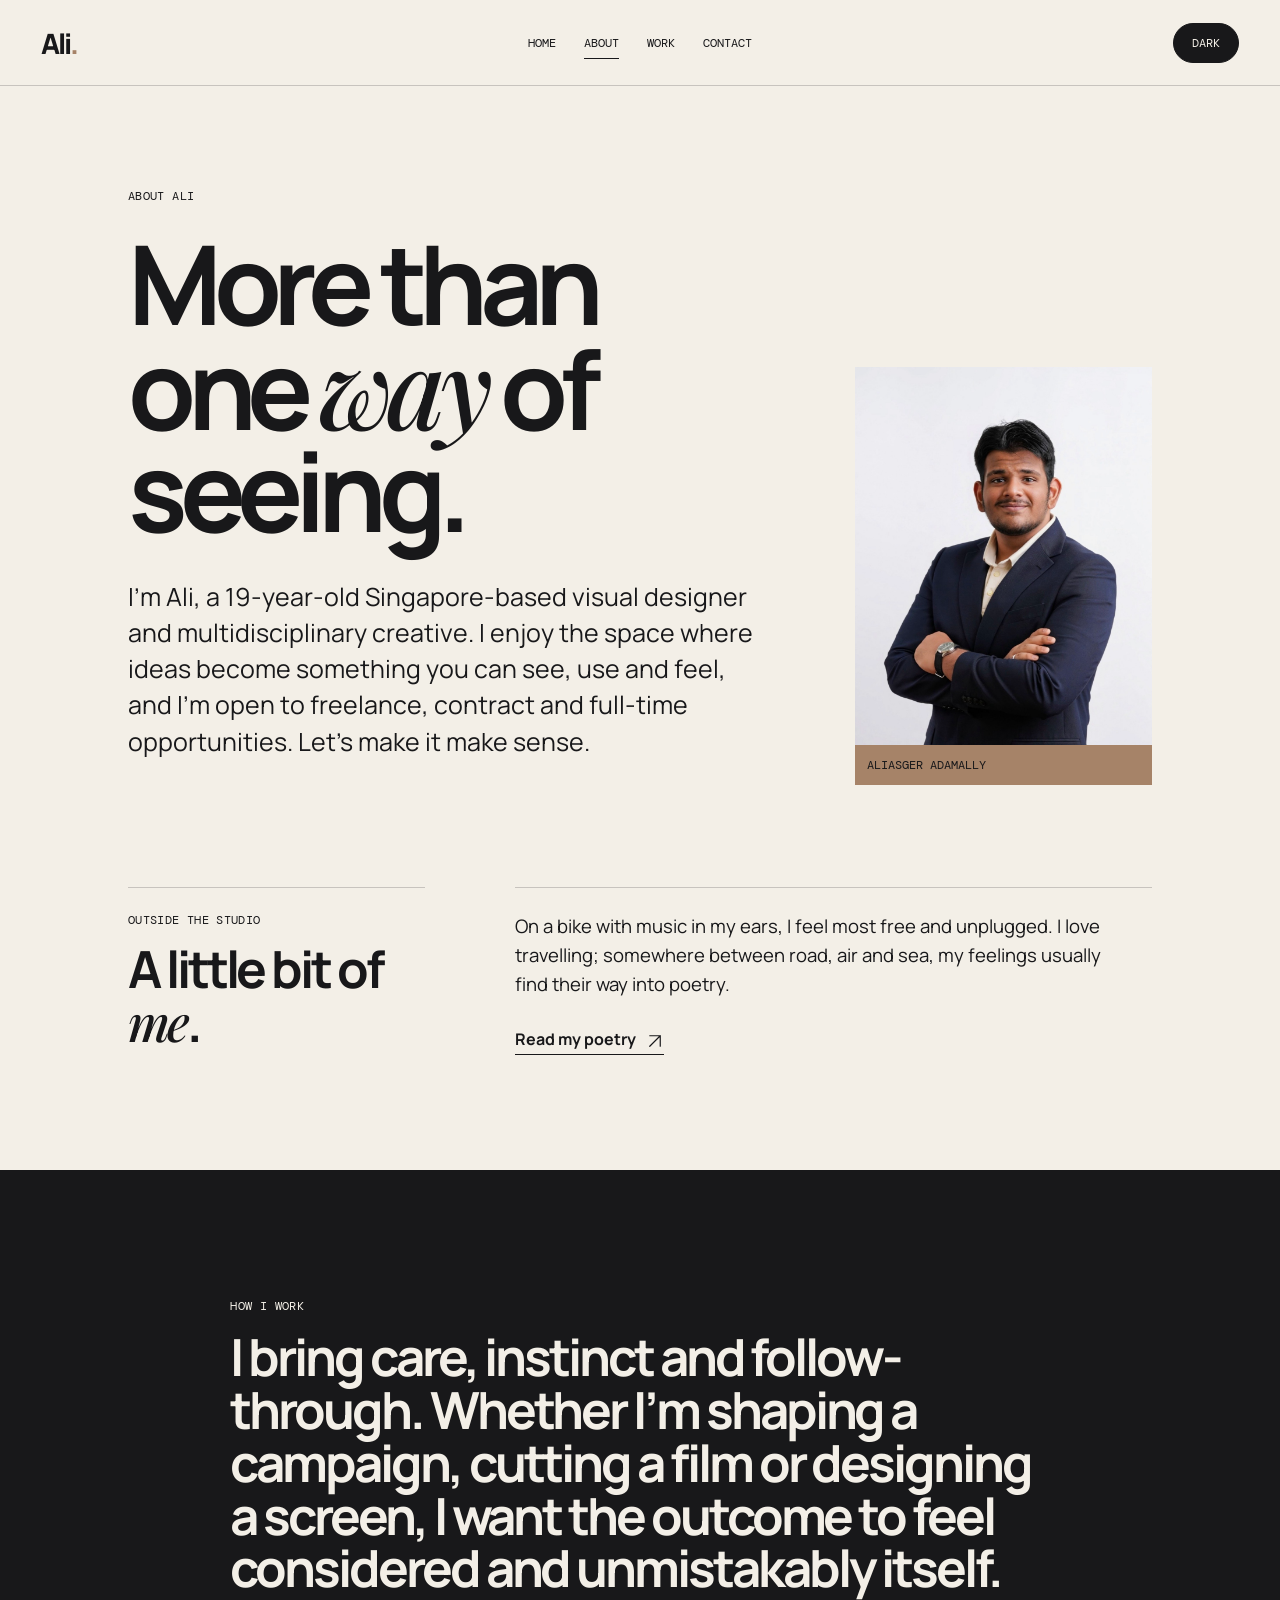
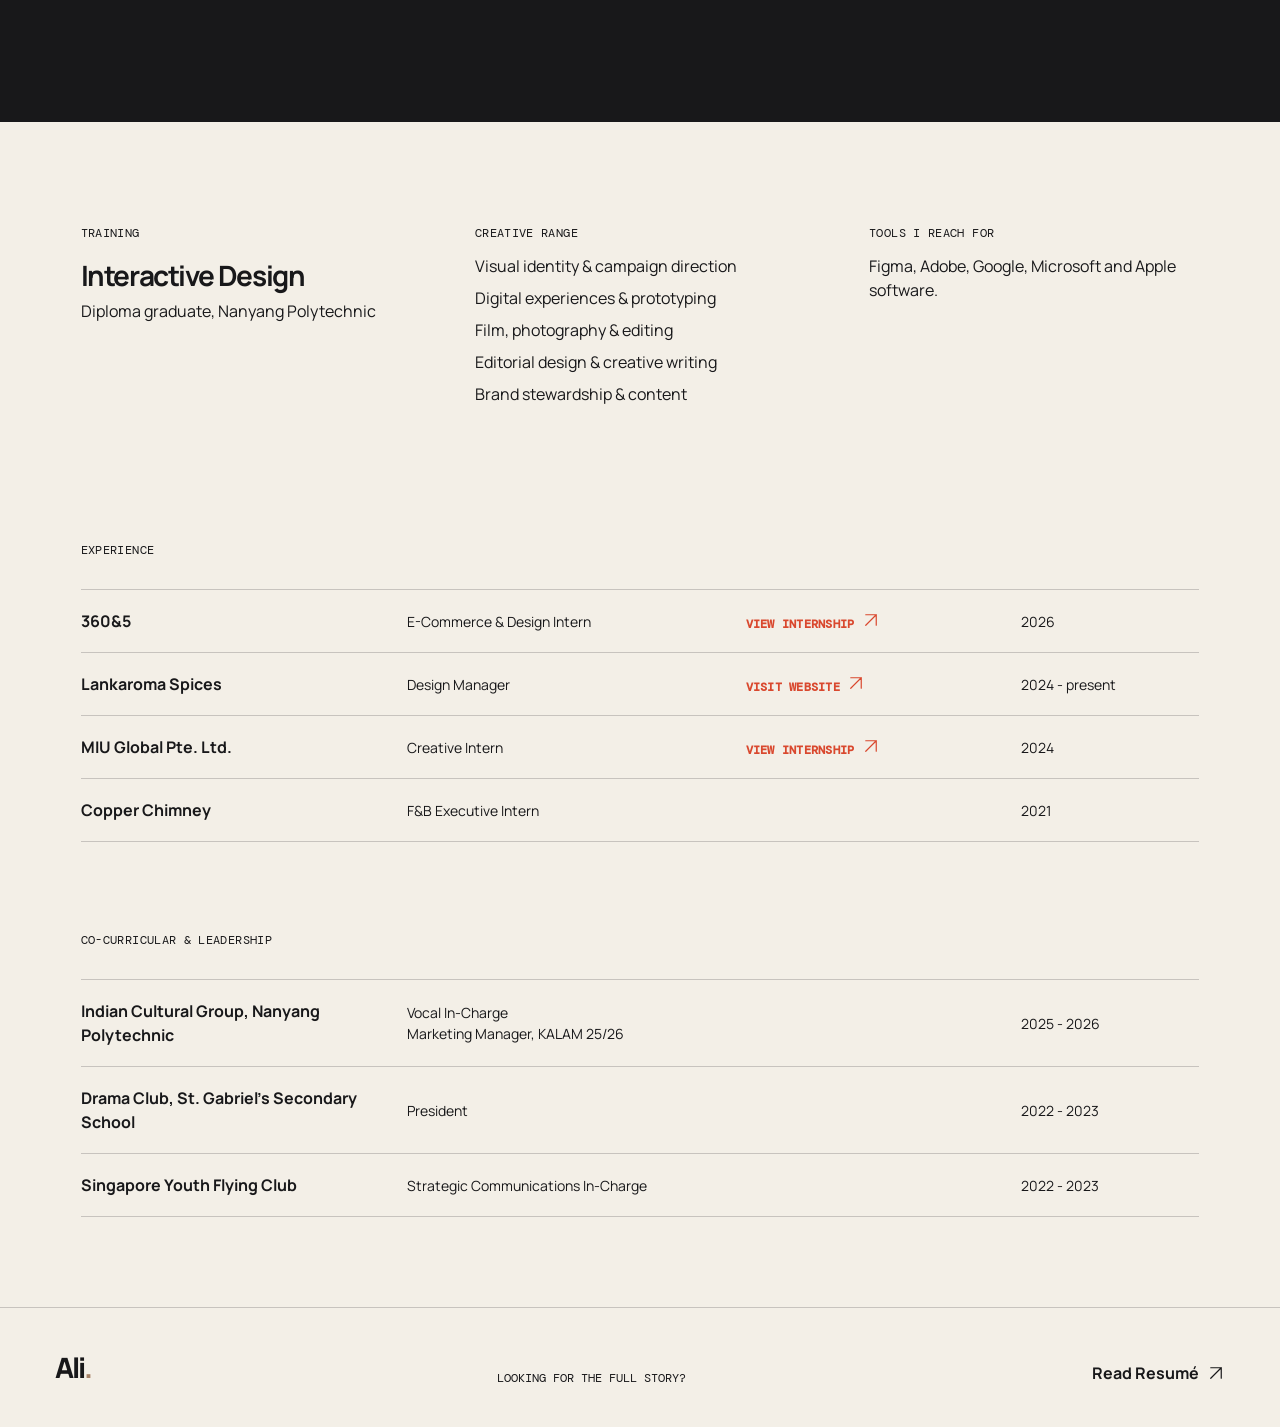
<file: about.html>
<!doctype html>
<html lang="en"><head><meta charset="utf-8"><meta name="viewport" content="width=device-width,initial-scale=1"><title>About - Ali - Portfolio</title><link rel="canonical" href="https://aliasgeradamally.com/about/"><meta http-equiv="refresh" content="0;url=/about/"><script>location.replace('/about/');</script></head>
<body><p>Redirecting to <a href="/about/">aliasgeradamally.com/about/</a>&hellip;</p></body></html>
</file>
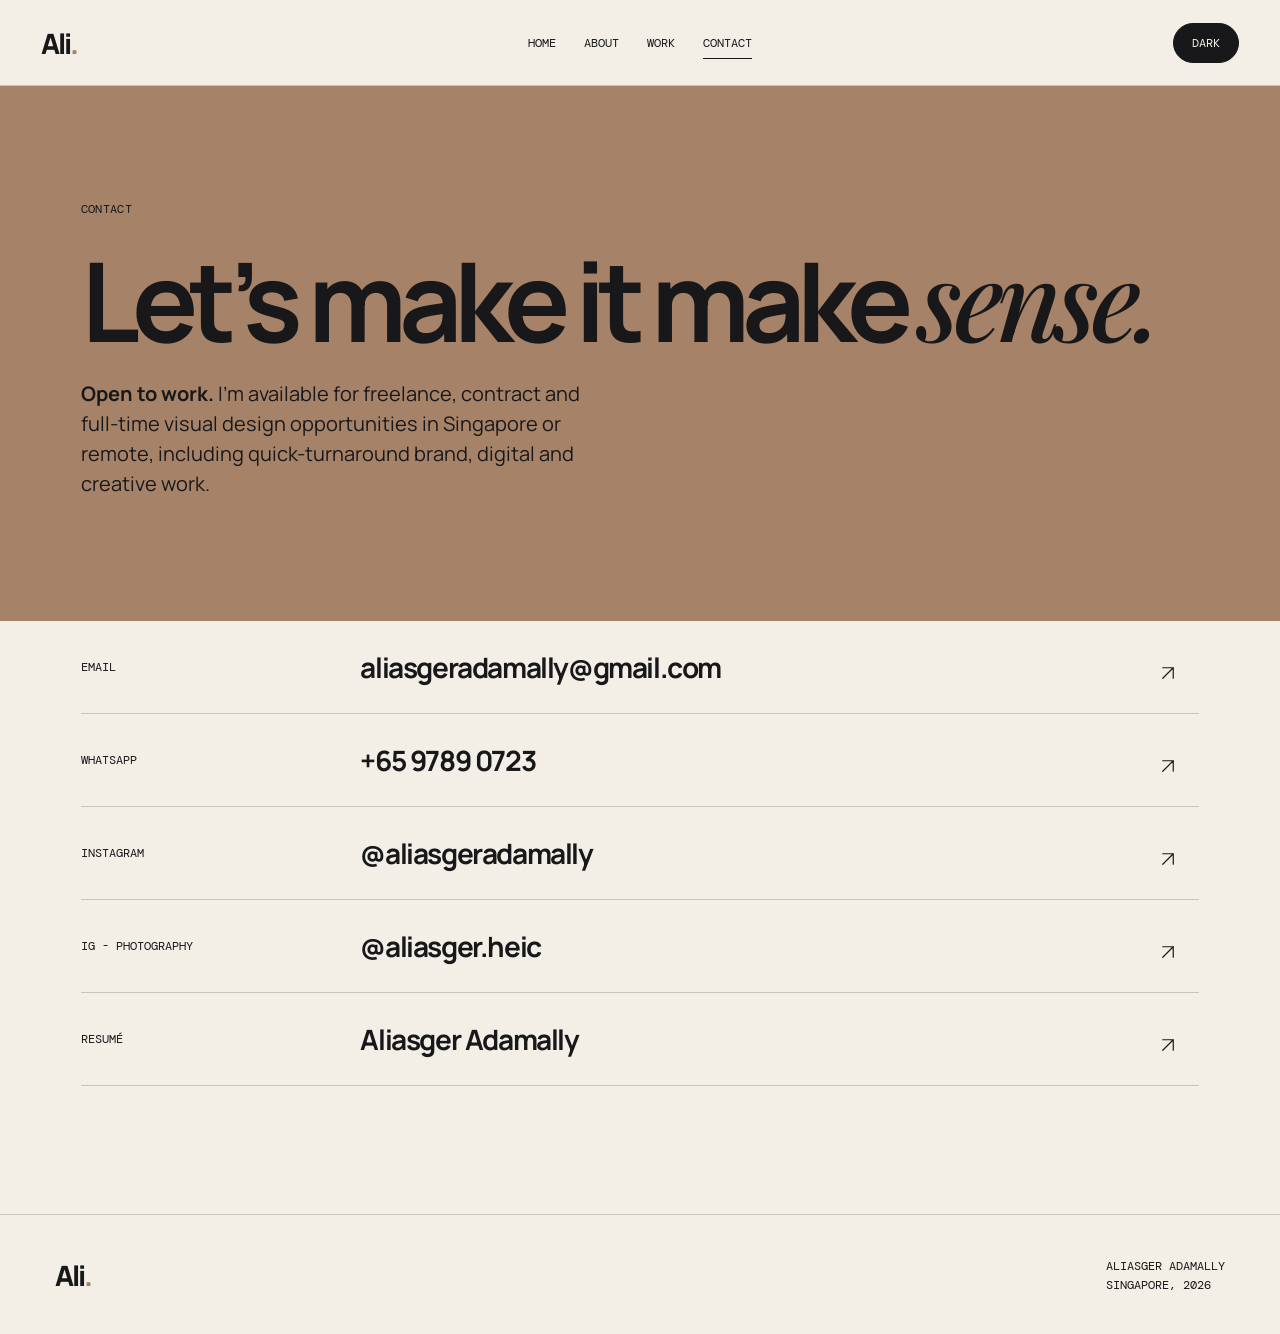
<file: contact.html>
<!doctype html>
<html lang="en"><head><meta charset="utf-8"><meta name="viewport" content="width=device-width,initial-scale=1"><title>Contact - Ali - Portfolio</title><link rel="canonical" href="https://aliasgeradamally.com/contact/"><meta http-equiv="refresh" content="0;url=/contact/"><script>location.replace('/contact/');</script></head>
<body><p>Redirecting to <a href="/contact/">aliasgeradamally.com/contact/</a>&hellip;</p></body></html>
</file>
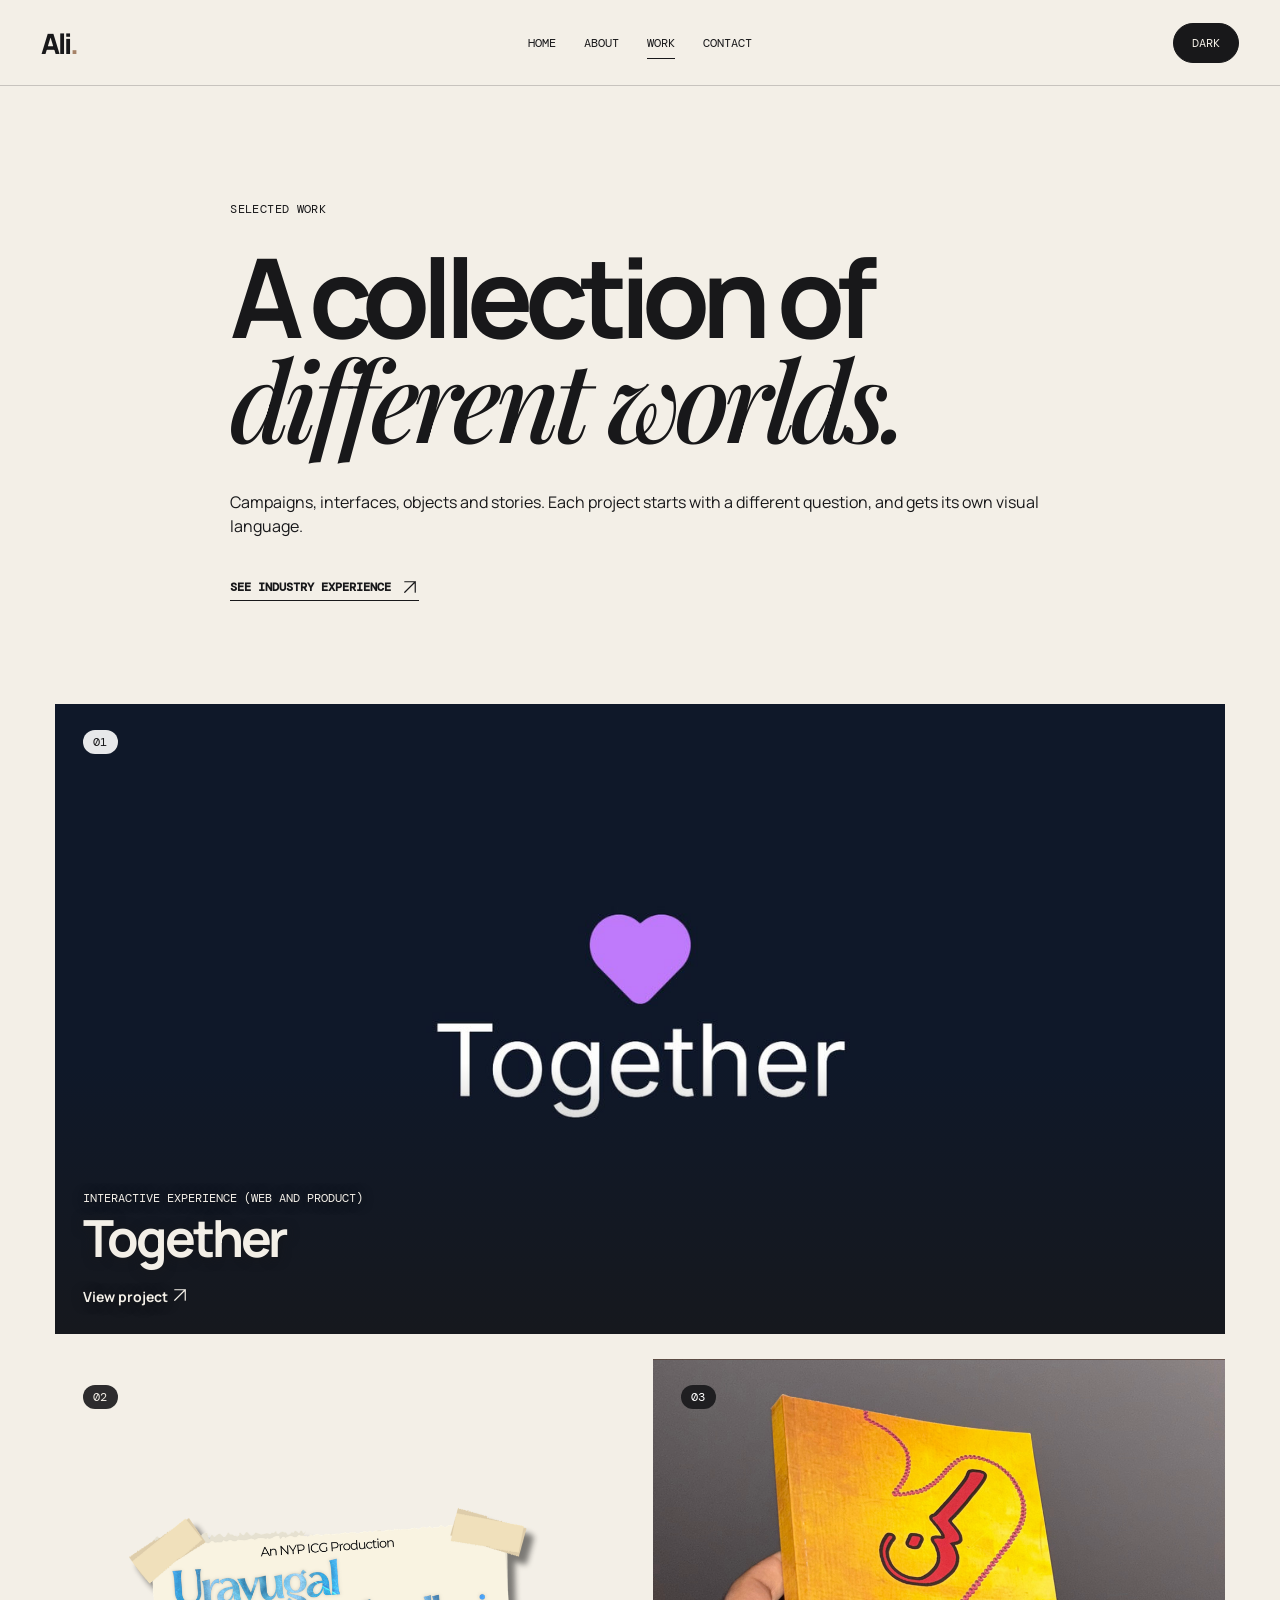
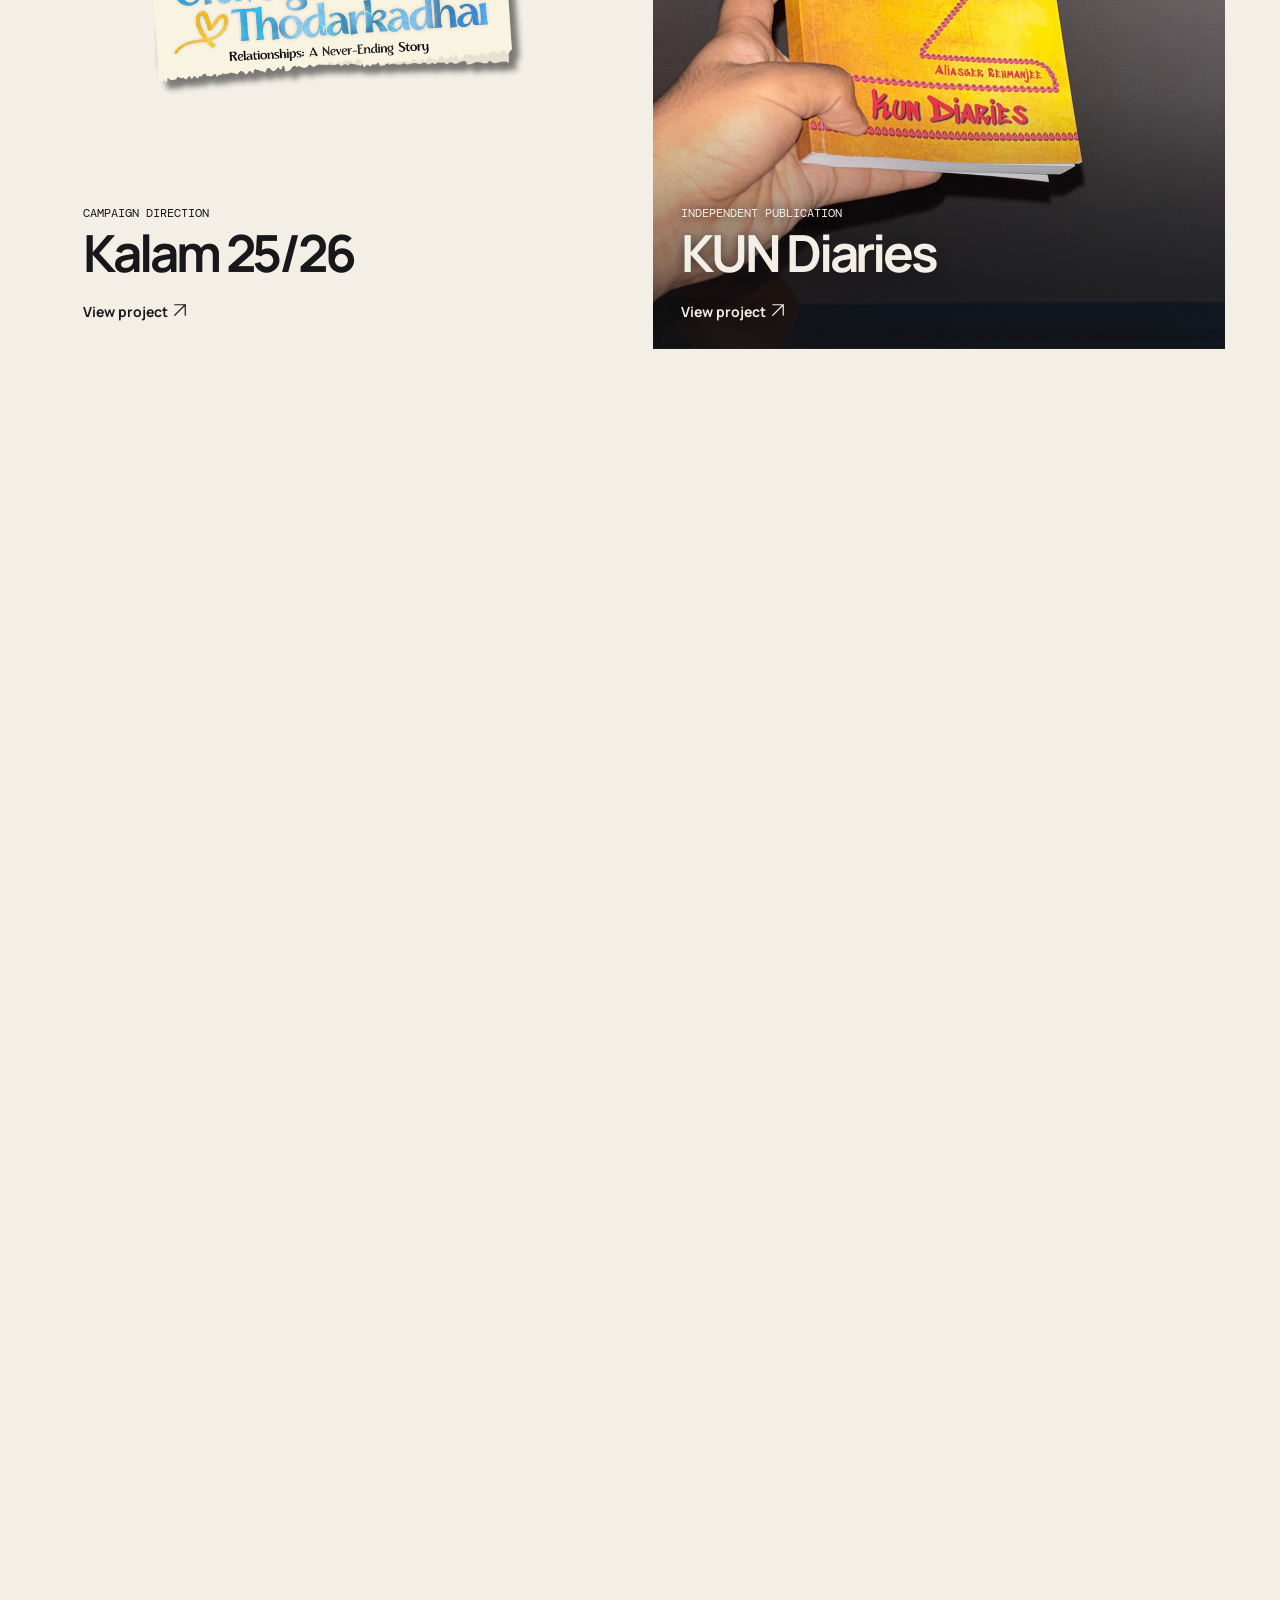
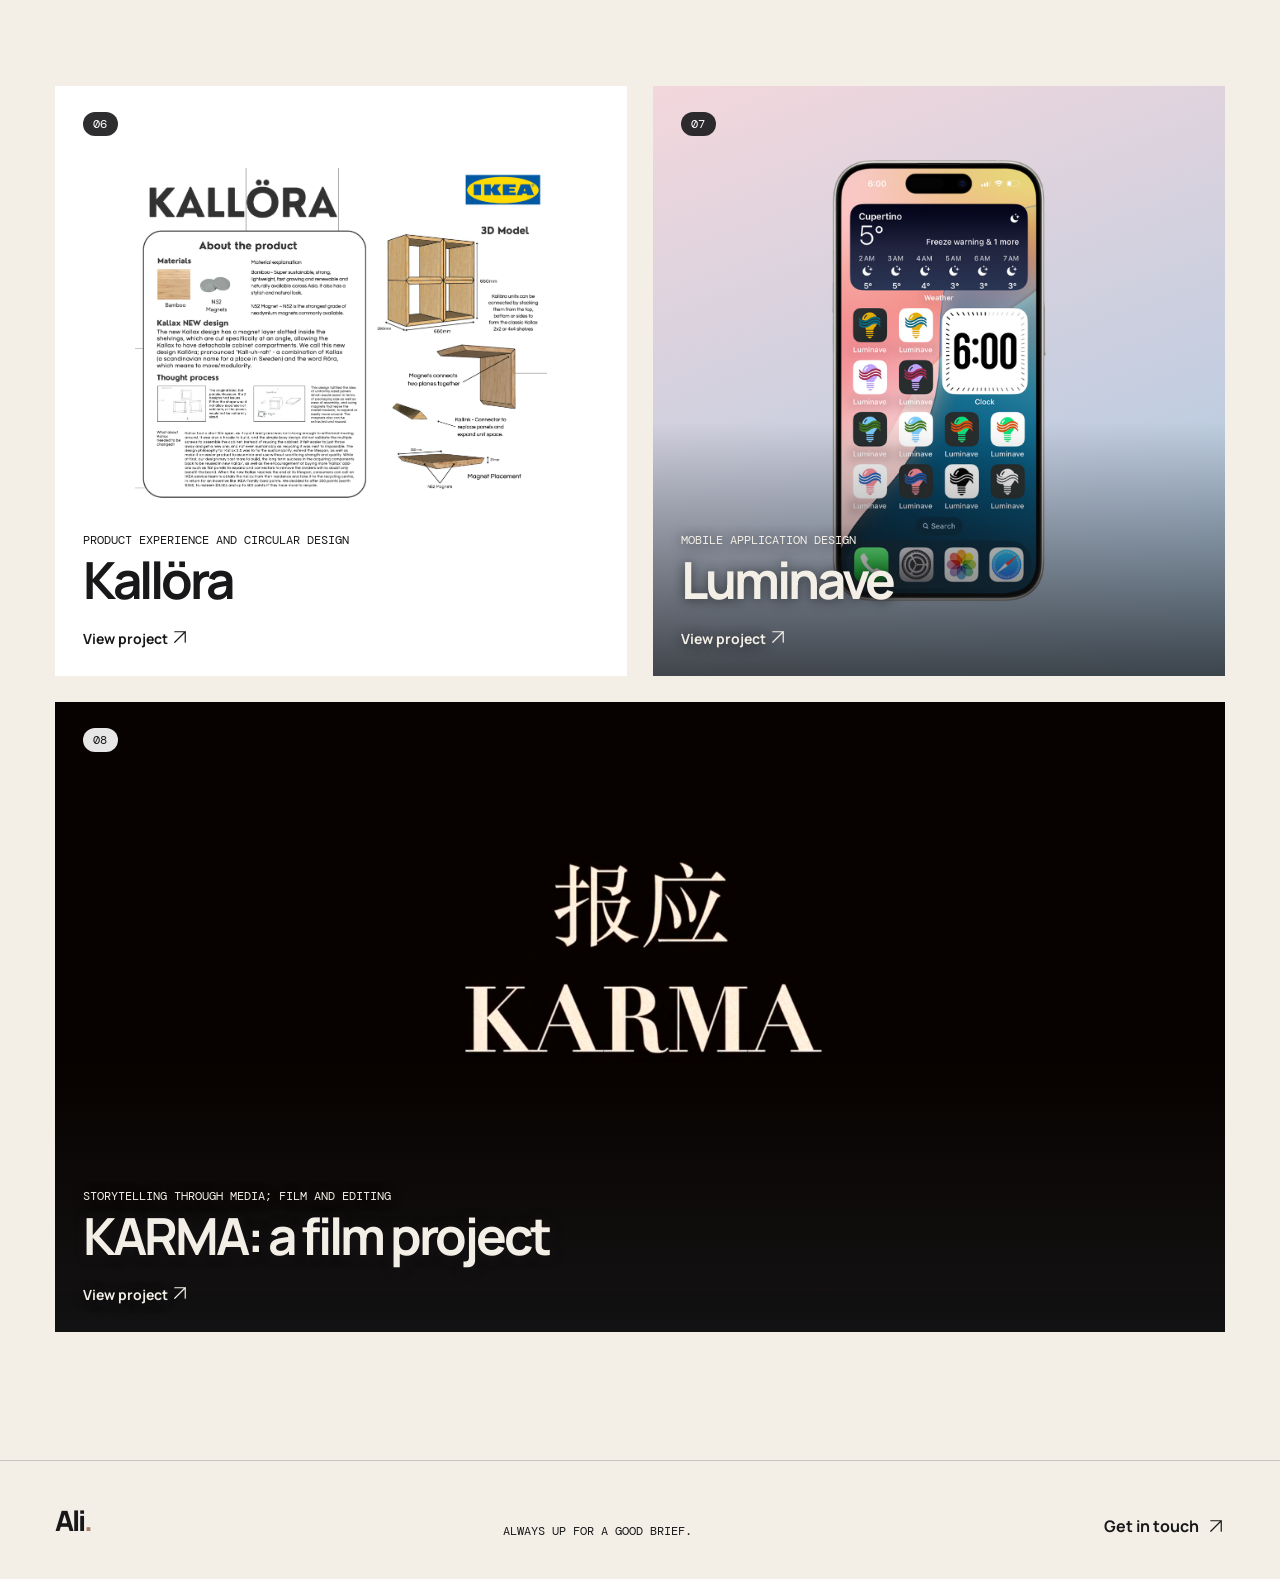
<file: project.html>
<!doctype html>
<html lang="en"><head><meta charset="utf-8"><meta name="viewport" content="width=device-width,initial-scale=1"><title>Project - Ali - Portfolio</title><script>
var id = new URLSearchParams(location.search).get('id');
location.replace('/work/' + (id ? ('?id=' + encodeURIComponent(id)) : ''));
</script></head>
<body><noscript><meta http-equiv="refresh" content="0;url=/work/"></noscript><p>Redirecting to <a href="/work/">aliasgeradamally.com/work/</a>&hellip;</p></body></html>
</file>
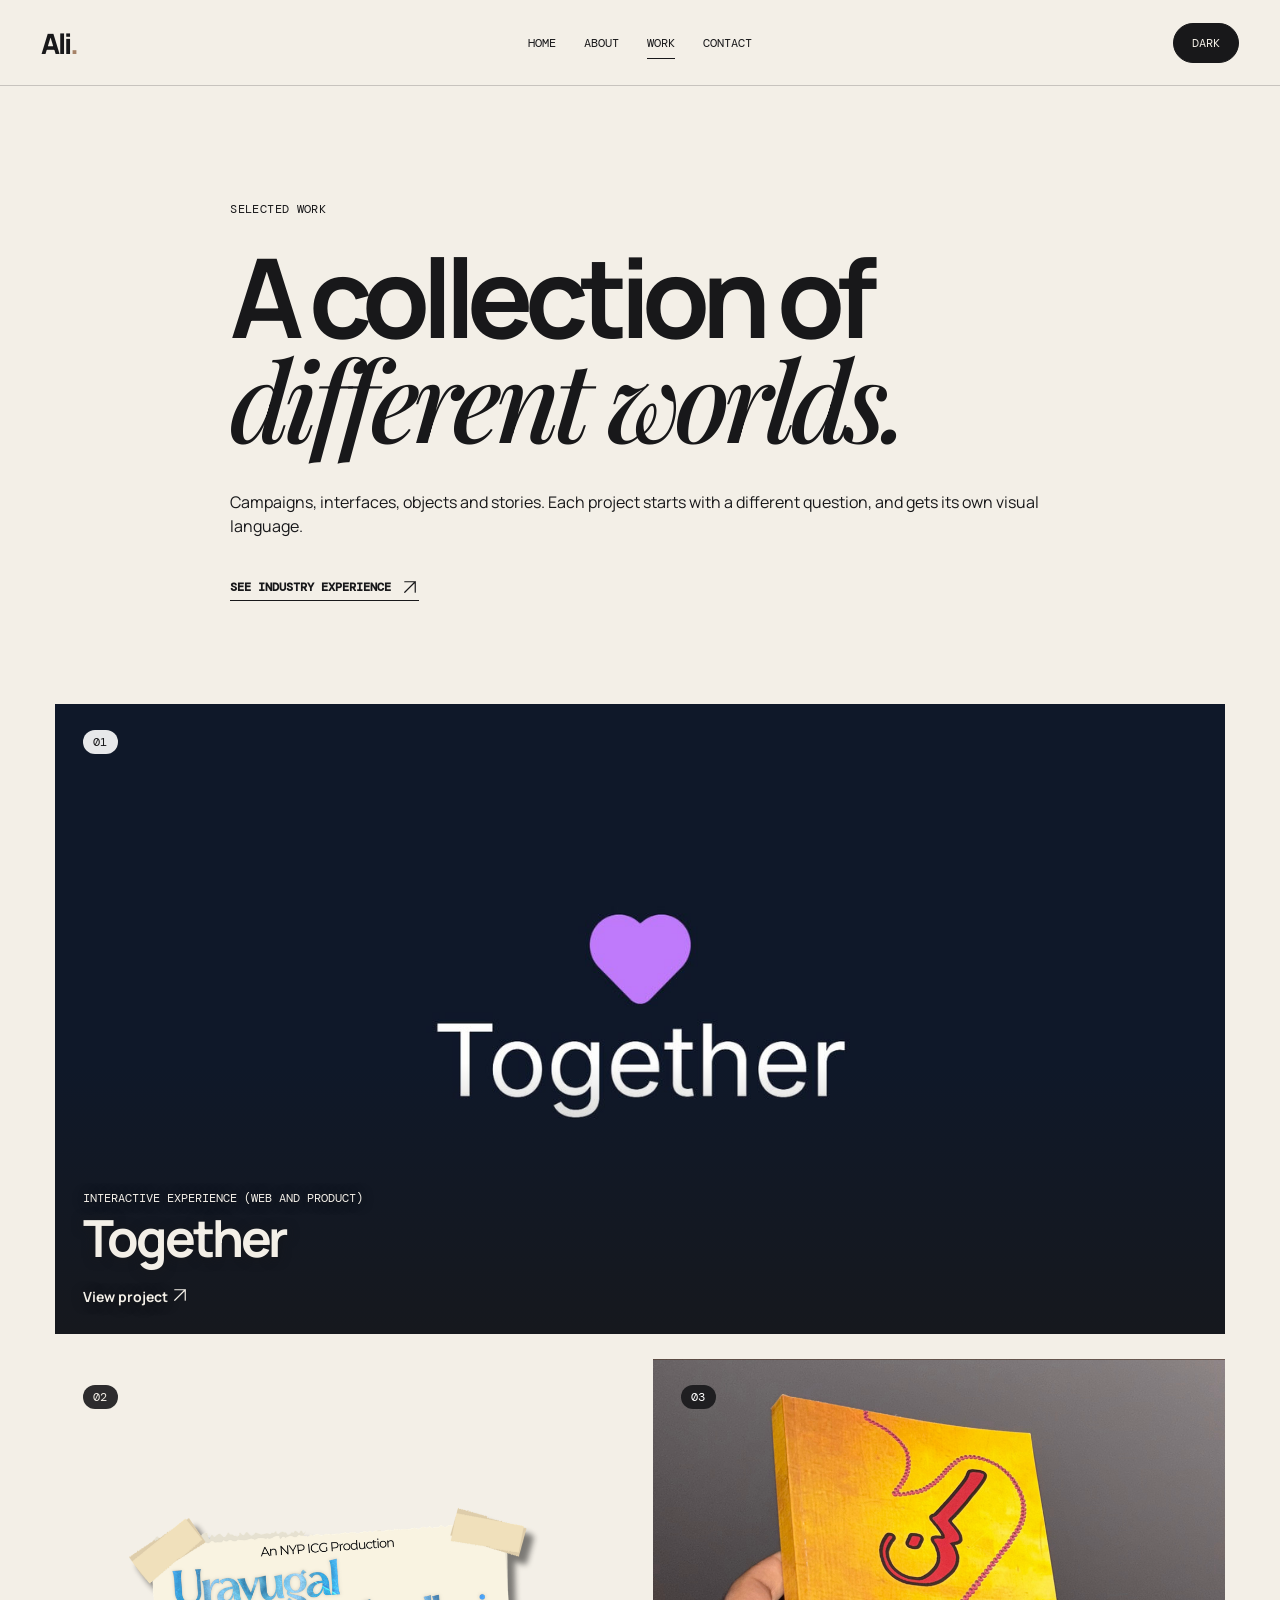
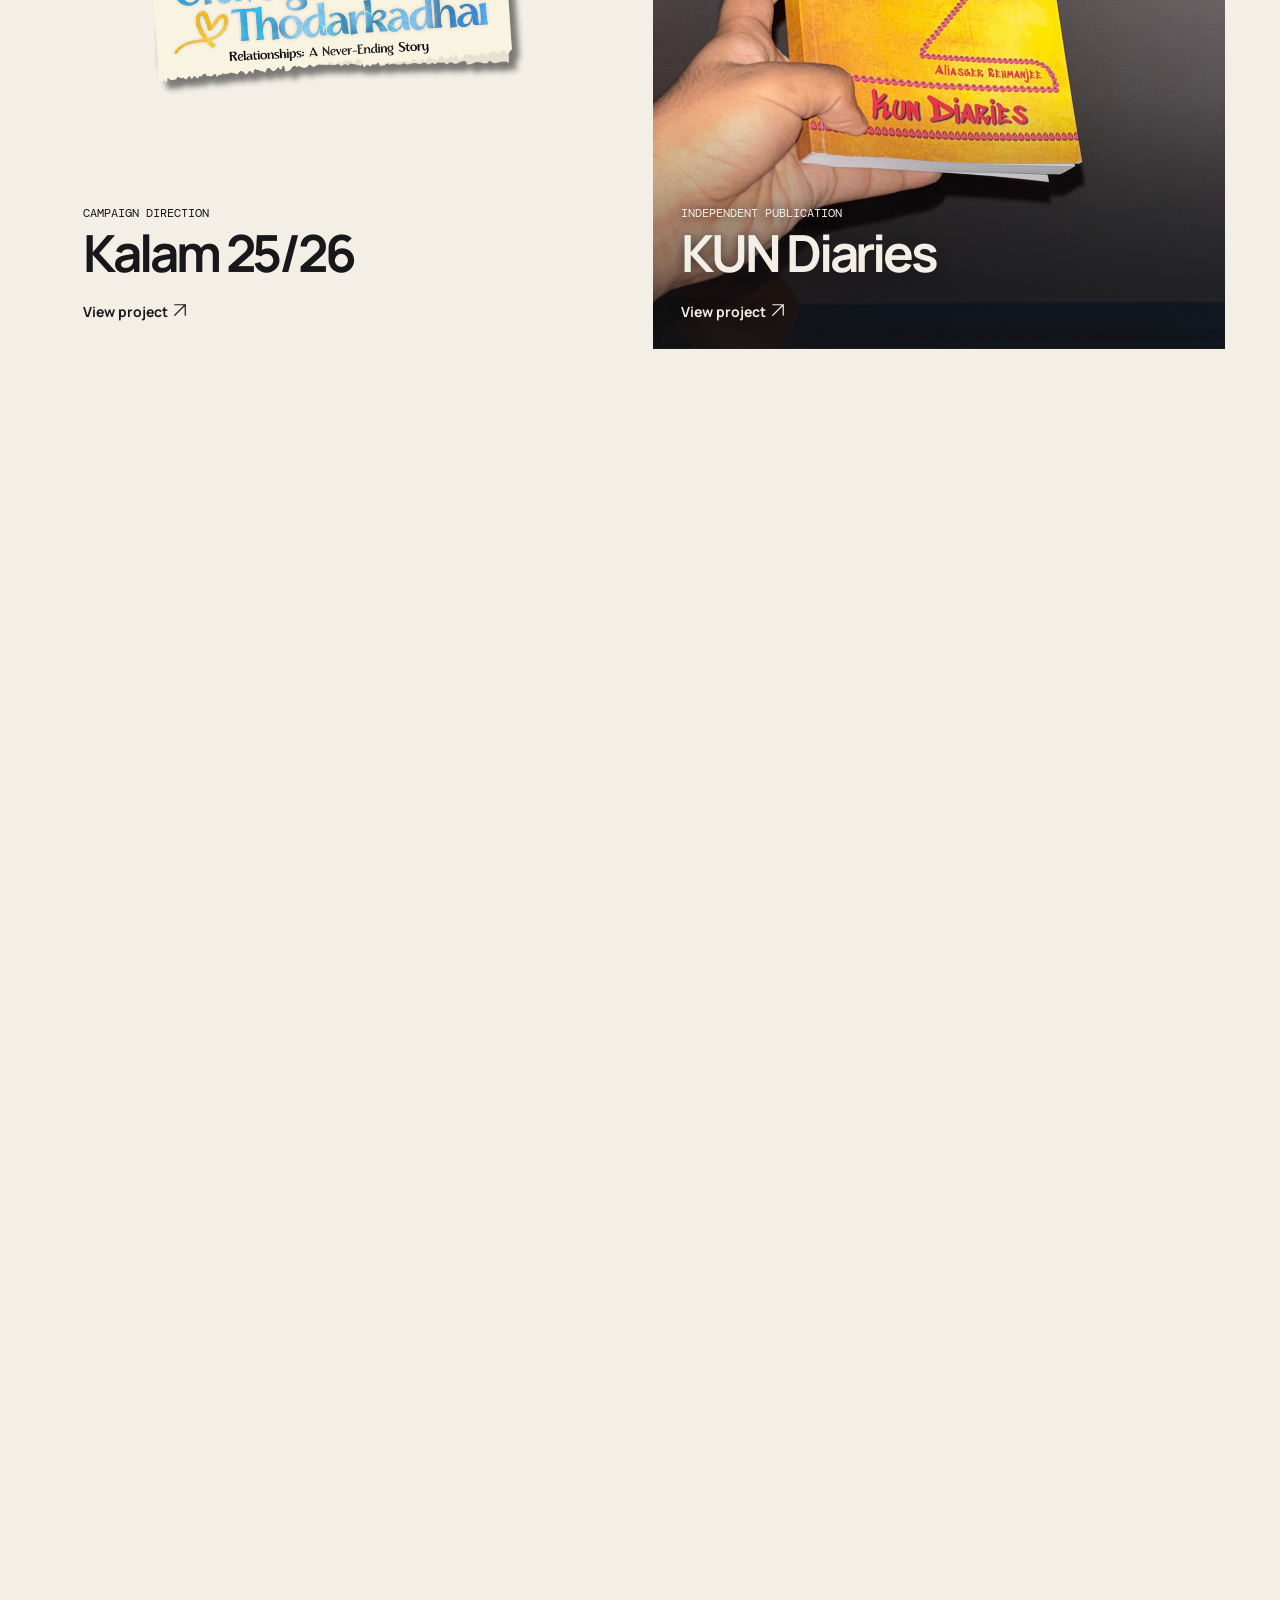
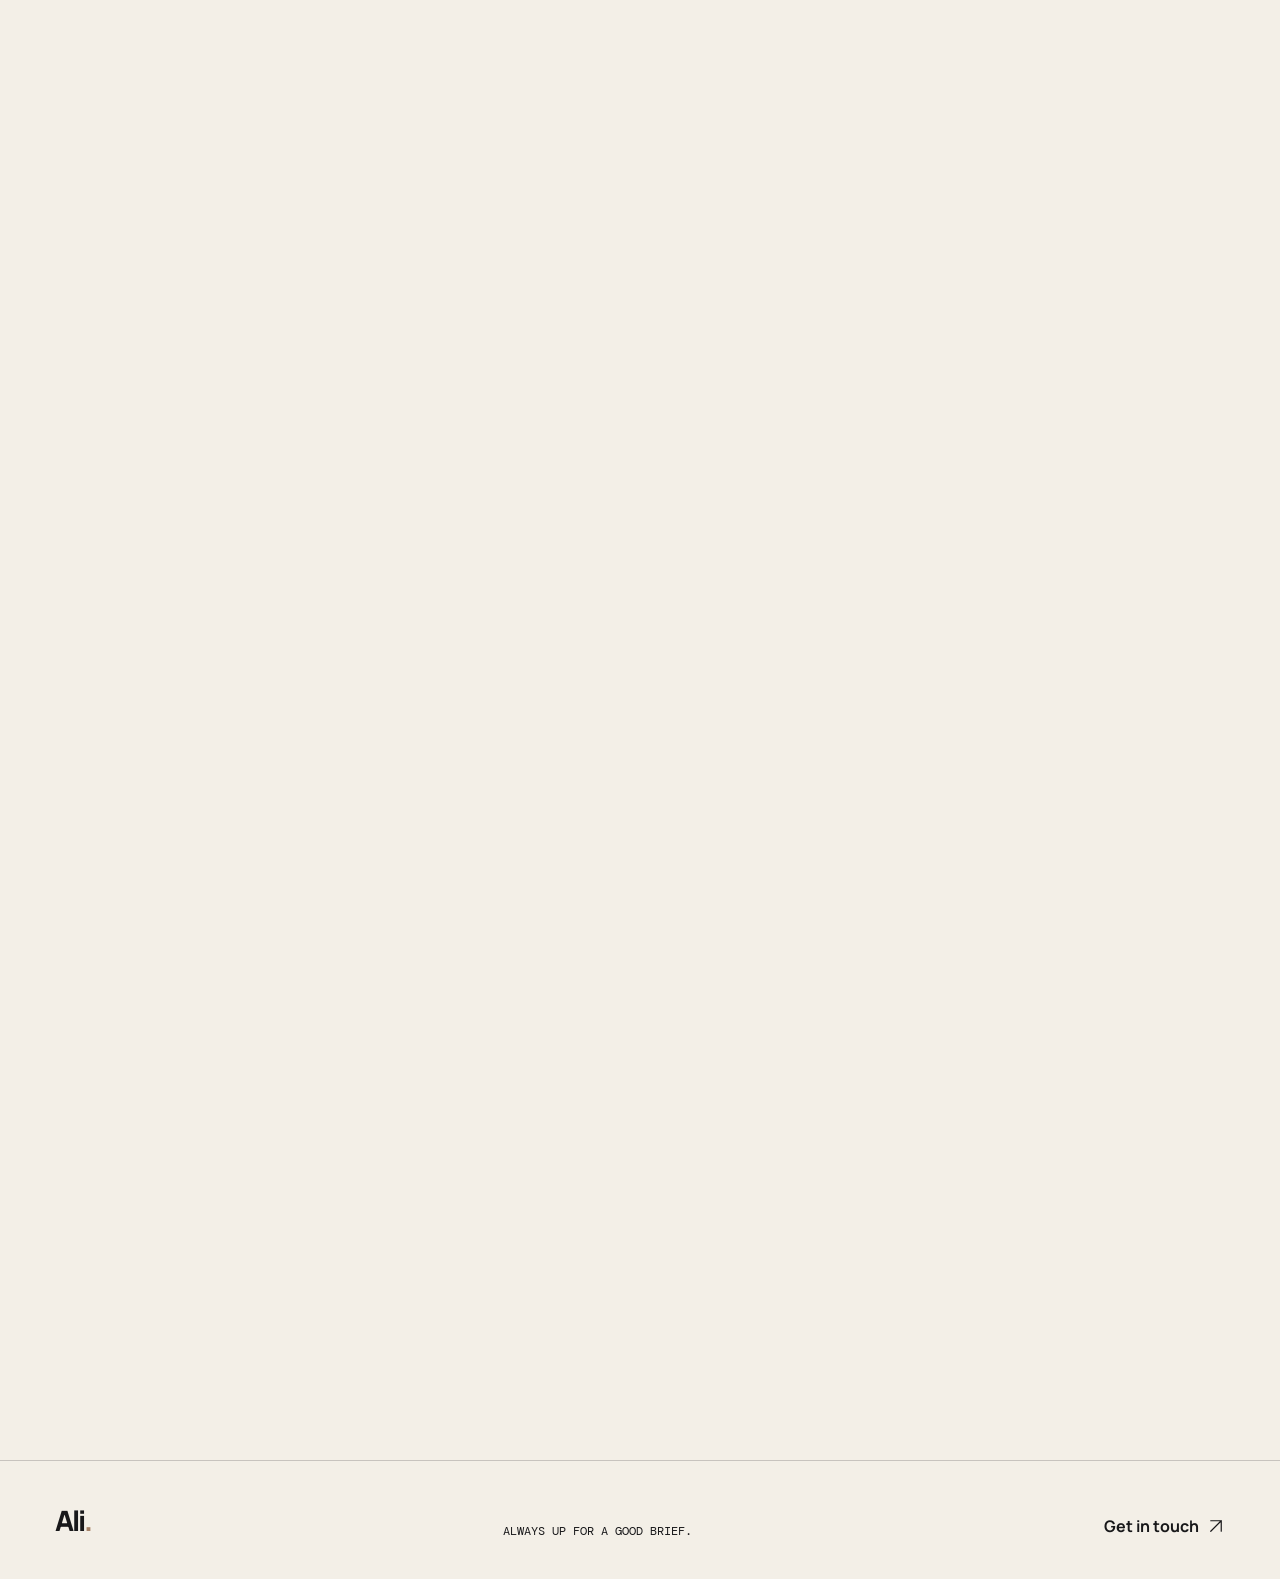
<file: work.html>
<!doctype html>
<html lang="en"><head><meta charset="utf-8"><meta name="viewport" content="width=device-width,initial-scale=1"><title>Work - Ali - Portfolio</title><link rel="canonical" href="https://aliasgeradamally.com/work/"><meta http-equiv="refresh" content="0;url=/work/"><script>location.replace('/work/' + location.search);</script></head>
<body><p>Redirecting to <a href="/work/">aliasgeradamally.com/work/</a>&hellip;</p></body></html>
</file>
<file: style.css>
@import url('https://fonts.googleapis.com/css2?family=DM+Mono:wght@400;500&family=Manrope:wght@400;500;600;700;800&family=Playfair+Display:ital,wght@0,500;0,600;1,500;1,600&display=swap');
/* Shared text scale; display headings retain responsive sizing. */
:root{--text-label:12px;--text-small:14px;--text-body:16px;--text-lead:20px;--text-subheading:24px;--text-heading:28px;--text-title:36px}
/* Shared desktop intro rhythm: keeps About and Work aligned with Contact. */
@media(min-width:761px){body .about-hero h1,body .page-intro h1{margin-bottom:calc(.25em + 10px)}}
:root{--offwhite:#f3efe7;--offblack:#18181a;--brown-dark:#503a2c;--brown-light:#a68368;--ink:var(--offblack);--paper:var(--offwhite);--lime:var(--brown-light);--orange:var(--brown-light);--line:color-mix(in srgb,var(--ink) 20%,transparent);--mono:'DM Mono',monospace;--sans:Manrope,Arial,sans-serif;--serif:'Playfair Display',Georgia,serif}*{box-sizing:border-box}html{scroll-behavior:smooth}body{margin:0;background:var(--paper);color:var(--ink);font-family:var(--sans);font-size:var(--text-body);line-height:1.5}a{color:inherit;text-decoration:none}img{display:block;max-width:100%}.site-header{height:86px;display:flex;align-items:center;justify-content:space-between;padding:0 4.3vw;border-bottom:1px solid var(--line);position:relative;z-index:4}.brand{font-size:var(--text-heading);letter-spacing:-2px;font-weight:800}.brand span{color:var(--orange)}nav{display:flex;gap:28px;font-family:var(--mono);font-size:var(--text-label);text-transform:uppercase}nav a{padding:8px 0;position:relative}nav a.active:after{content:'';position:absolute;left:0;right:0;bottom:1px;height:1px;background:currentColor}.menu-toggle{display:none;border:0;background:none;font:var(--text-label) var(--mono);text-transform:uppercase}h1,h2,h3,p{margin-top:0}h1{font-size:clamp(54px,8.6vw,138px);line-height:.92;letter-spacing:-.075em;font-weight:700}h2{font-size:clamp(34px,4vw,62px);line-height:1.03;letter-spacing:-.06em}h3{font-size:var(--text-heading);letter-spacing:-.05em;margin:.2rem 0}i{font-family:var(--serif);font-weight:500;letter-spacing:-.06em}.kicker{font:var(--text-label)/1.45 var(--mono);letter-spacing:.03em;text-transform:uppercase}.lede{font-size:clamp(18px,2vw,25px);line-height:1.45}.hero{min-height:calc(100vh - 86px);padding:7vw 6.3vw 4vw;position:relative;overflow:hidden;display:flex;flex-direction:column;justify-content:space-between}.hero h1{max-width:1100px;position:relative;z-index:1}.hero-bottom{display:flex;align-items:end;justify-content:space-between;gap:50px;position:relative;z-index:1}.hero-bottom p{font-size:var(--text-lead);max-width:490px}.arrow-link,.text-link{font-weight:700;font-size:var(--text-body);white-space:nowrap}.arrow-link b,.text-link b{font-size:var(--text-subheading);padding-left:8px}.intro-grid{padding:11vw 6.3vw;display:grid;grid-template-columns:1fr 2.6fr 1fr;gap:30px;border-top:1px solid var(--line)}.intro-grid h2{margin:0}.traits{display:flex;flex-direction:column;gap:7px;font:var(--text-label) var(--mono);text-transform:uppercase}.traits span:before{content:'';display:inline-block;width:4px;height:4px;margin:0 8px 2px 0;border-radius:50%;background:var(--orange)}.feature-project{background:var(--offblack);color:var(--offwhite);padding:7vw 6.3vw;display:grid;grid-template-columns:1.5fr 1fr;gap:8vw;align-items:center}.feature-image{height:57vw;max-height:680px;overflow:hidden;background:var(--offblack);position:relative}.feature-image:after{content:'';position:absolute;inset:0;background:linear-gradient(110deg,transparent,rgba(166,131,104,.12))}.feature-image img{height:100%;width:100%;object-fit:contain;transform:scale(1.08)}.feature-copy h2{font-size:clamp(65px,8vw,120px);margin:.3em 0}.feature-copy p:not(.kicker){font-size:var(--text-body);max-width:370px}.strip{overflow:hidden;background:var(--brown-light);color:var(--offblack);min-height:92px;padding:18px 0;display:grid;place-items:center;white-space:normal}.strip p{margin:0;animation:none;font:clamp(26px,3.7vw,54px)/1.1 var(--mono);letter-spacing:-.055em;text-transform:uppercase;min-height:1.15em}.project-split{padding:7vw 6.3vw;display:grid;grid-template-columns:1fr 1fr 180px;gap:3vw;align-items:end}.project-thumb{display:block;height:42vw;max-height:580px;margin-bottom:24px;overflow:hidden}.project-thumb img{width:100%;height:100%;object-fit:cover}.project-thumb.sage img{object-position:center}.project-thumb.coral img{object-fit:contain}.sage{background:var(--paper)}.coral{background:var(--paper)}.all-work{font-size:var(--text-lead);font-weight:700;align-self:center;line-height:1.2}.all-work b{font-size:44px;color:var(--orange)}.closing{background:var(--orange);padding:10vw 18vw 10vw 6.3vw;min-height:60vh;display:flex;flex-direction:column;justify-content:center}.closing h2{font-size:clamp(46px,6vw,90px);margin:.3em 0}.button{display:inline-block;border:1px solid currentColor;border-radius:50px;padding:13px 20px;font-weight:700;width:max-content}.button b{padding-left:12px}.light{background:var(--paper)}footer{padding:3vw 4.3vw;display:flex;align-items:end;justify-content:space-between;border-top:1px solid var(--line)}footer p{font:var(--text-label)/1.6 var(--mono);text-transform:uppercase;margin:0}footer>a:last-child{font-size:var(--text-body);font-weight:700}footer b{font-size:var(--text-subheading);margin-left:5px}.page-intro{padding:9vw 16vw 8vw 18vw}.page-intro h1{margin:.25em 0}.page-intro>p:last-child{max-width:510px;font-size:var(--text-lead)}.work-list{padding:0 4.3vw 10vw;display:grid;grid-template-columns:1fr 1fr;gap:2vw}.work-card{min-height:590px;display:block;position:relative;overflow:hidden;padding:28px;color:var(--offblack)}.work-card.wide{grid-column:span 2;min-height:630px}.work-card img{position:absolute;inset:0;width:100%;height:100%;object-fit:contain;transition:transform .6s ease}.work-card:hover img{transform:scale(1.04)}.work-card div{position:absolute;left:28px;bottom:26px;z-index:1}.work-card div p{font:var(--text-label) var(--mono);text-transform:uppercase;margin-bottom:5px}.work-card div h2{font-size:clamp(37px,4vw,65px);margin:0 0 8px}.work-card div b{font-size:var(--text-small)}.work-num{font:var(--text-label) var(--mono);position:absolute;z-index:1}.dark{background:var(--offblack);color:var(--offwhite)}.yellow{background:var(--brown-light)}.red{background:var(--brown-dark);color:var(--offwhite)}.pale{background:var(--brown-light)}.blue{background:var(--brown-light)}.lavender{background:var(--brown-light)}.wide.dark img{object-fit:contain;object-position:center 48%}.wide.pale img{object-fit:contain}.yellow img{object-fit:cover;object-position:center}.red img{object-fit:contain}.blue img{object-fit:cover}.lavender img{object-fit:contain}.about-hero{padding:8vw 10vw;display:grid;grid-template-columns:1.5fr .7fr;gap:7vw;align-items:end}.about-hero h1{margin:.25em 0}.about-hero figure{margin:0;background:var(--orange);padding-top:30px}.about-hero figure img{width:100%;mix-blend-mode:multiply}.about-hero figcaption{padding:12px;font:var(--text-label) var(--mono);text-transform:uppercase}.statement{padding:10vw 18vw;background:var(--offblack);color:var(--offwhite)}.statement h2{margin:.3em 0 0}.about-columns{padding:8vw 6.3vw;display:grid;grid-template-columns:repeat(3,1fr);gap:5vw}.about-columns h3{font-size:var(--text-heading)}.about-columns li{list-style:none;margin-bottom:8px}.about-columns ul{padding:0;margin:0}.experience{padding:7vw 6.3vw 10vw}.experience>p{margin-bottom:30px}.experience-row{display:grid;grid-template-columns:1.2fr 1.5fr .7fr;gap:20px;padding:19px 0;border-top:1px solid var(--line)}.experience-row:last-child{border-bottom:1px solid var(--line)}.experience-row span{font-size:var(--text-small)}.contact-hero{padding:9vw 6.3vw 8vw;min-height:53vh;background:var(--lime)}.contact-hero h1{margin:.25em 0}.contact-hero>p:last-child{font-size:var(--text-lead);max-width:500px}.contact-links{padding:0 6.3vw 10vw}.contact-links a{display:grid;grid-template-columns:1fr 3fr 40px;align-items:center;border-bottom:1px solid var(--line);padding:25px 0;gap:20px}.contact-links span{font:var(--text-label) var(--mono);text-transform:uppercase}.contact-links b{font-size:clamp(17px,2.2vw,28px);letter-spacing:-.05em}.contact-links i{font-style:normal;font-size:var(--text-heading)}.project-hero{display:grid;grid-template-columns:1fr 1fr;min-height:650px}.project-hero>div:first-child{padding:8vw 10vw 7vw 12vw;display:flex;flex-direction:column;justify-content:center}.project-hero h1{font-size:clamp(57px,7.4vw,116px);margin:.2em 0}.project-role{font:var(--text-label) var(--mono);text-transform:uppercase;margin-top:25px}.project-hero-image{min-height:650px;overflow:hidden}.project-hero-image img{width:100%;height:100%;object-fit:contain}.project-hero.dark{background:var(--offblack);color:var(--offwhite)}.project-hero.yellow{background:var(--brown-light)}.project-hero.red{background:var(--brown-dark);color:var(--offwhite)}.project-hero.pale{background:var(--brown-light)}.project-hero.blue{background:var(--brown-light)}.project-hero.lavender{background:var(--brown-light)}.project-hero.red .project-hero-image img{object-fit:contain}.project-hero.blue .project-hero-image img{object-fit:cover}.project-hero.lavender .project-hero-image img{object-fit:contain}.project-links{display:flex;gap:9px;margin-top:20px}.project-links a{border:1px solid currentColor;border-radius:30px;padding:8px 12px;font-size:var(--text-label);font-weight:700}.project-note{padding:10vw 20vw 10vw 22vw}.project-note h2{margin:.3em 0}.project-gallery{padding:0 6.3vw 10vw;display:grid;grid-template-columns:1fr 1fr;gap:2vw;align-items:start}.project-gallery figure{margin:0;background:transparent;overflow:hidden}.project-gallery img{width:100%;max-height:800px;object-fit:contain}.project-gallery .gallery-2{margin-top:11vw}.project-gallery .gallery-3{grid-column:span 2;margin:0 12vw}.project-gallery.one{grid-template-columns:1fr}.project-gallery.one figure{margin:0 8vw}.next-project{padding:7vw 6.3vw;background:var(--lime);display:flex;justify-content:space-between;align-items:center}.next-project p{margin:0}.next-project a{font-size:clamp(25px,4vw,52px);font-weight:700;letter-spacing:-.06em}.next-project b{font-size:.8em}@media(max-width:760px){.site-header{height:72px;padding:0 6vw}.menu-toggle{display:block}nav{position:absolute;display:none;top:71px;left:0;right:0;padding:18px 6vw 25px;background:var(--paper);border-bottom:1px solid var(--line);flex-direction:column;gap:6px}.menu-open nav{display:flex}.hero{min-height:620px;padding:12vw 6vw 8vw}.hero-bottom{display:block}.hero-bottom p{font-size:var(--text-body)}.intro-grid{grid-template-columns:1fr;gap:25px;padding:18vw 6vw}.traits{display:grid;grid-template-columns:1fr 1fr}.feature-project{grid-template-columns:1fr;padding:13vw 6vw;gap:10vw}.feature-image{height:100vw}.project-split{padding:14vw 6vw;grid-template-columns:1fr;gap:12vw}.project-thumb{height:100vw}.all-work{align-self:start}.closing{padding:18vw 6vw}.page-intro{padding:15vw 6vw 12vw}.work-list{grid-template-columns:1fr;padding:0 4vw 15vw;gap:4vw}.work-card,.work-card.wide{grid-column:span 1;min-height:470px}.work-card.wide{min-height:520px}.about-hero{padding:14vw 6vw;grid-template-columns:1fr;gap:13vw}.about-hero figure{max-width:350px}.statement{padding:17vw 10vw}.about-columns{padding:15vw 6vw;grid-template-columns:1fr;gap:10vw}.experience{padding:12vw 6vw}.experience-row{grid-template-columns:1fr;gap:3px}.contact-hero{padding:16vw 6vw 14vw}.contact-links{padding:0 6vw 15vw}.contact-links a{grid-template-columns:1fr 32px;gap:8px}.contact-links span{grid-column:span 2}.contact-links b{font-size:var(--text-body)}.project-hero{grid-template-columns:1fr}.project-hero>div:first-child{padding:15vw 6vw 12vw}.project-hero-image{min-height:450px}.project-note{padding:16vw 10vw}.project-gallery{padding:0 6vw 15vw;grid-template-columns:1fr;gap:6vw}.project-gallery .gallery-2,.project-gallery .gallery-3{grid-column:auto;margin:0}.project-gallery.one figure{margin:0}.next-project{padding:12vw 6vw;display:block}.next-project a{display:block;margin-top:15px}footer{padding:7vw 6vw;align-items:start;gap:20px;flex-wrap:wrap}footer p{order:3;flex-basis:100%}}
.hero-mark{position:absolute;right:6.3vw;top:50%;width:min(34vw,500px);transform:translateY(-50%);mix-blend-mode:multiply;opacity:.87;pointer-events:none;user-select:none}.hero .eyebrow{position:relative;z-index:1}@media(max-width:760px){.hero-mark{width:58vw;right:6vw;top:43%;opacity:.73}}
.desktop-break{display:block;height:.8em}html[data-theme="dark"] .hero-mark{mix-blend-mode:normal;opacity:1;filter:none}html[data-theme="dark"] .hero-mark .signature-image{filter:url(#signature-offwhite)}@media(max-width:760px){.desktop-break{display:none}}
@media(max-width:760px){html[data-theme="dark"] nav{background:var(--offwhite);color:var(--offblack)}}
@media(max-width:760px){.feature-project{padding:10vw 6vw 7vw}.project-split{padding:8vw 6vw 10vw;gap:7vw}.project-thumb{height:68vw}}
.menu-toggle{color:inherit}@media(max-width:760px){.desktop-break{display:inline;height:auto}.desktop-break::after{content:" "}}
.experience-row[href]{transition:background .2s ease,padding .2s ease}.experience-row[href]:hover{background:color-mix(in srgb,var(--orange) 16%,transparent);padding-left:12px}.experience-row[href] em{display:inline-block;margin-left:14px;font:var(--text-label) var(--mono);text-transform:uppercase;font-style:normal;font-weight:700;letter-spacing:.02em;color:var(--orange);white-space:nowrap}@media(max-width:760px){.experience-row[href] em{display:block;margin:7px 0 0}}
.experience-row[href]{grid-template-columns:1.2fr 1.25fr 1fr .7fr;align-items:center}.experience-row[href] em{margin:0;color:#d9482e;font-size:var(--text-label)}.experience-action{justify-self:start}@media(max-width:760px){.experience-row[href]{grid-template-columns:1fr;align-items:start}.experience-row[href] em{margin:0}.experience-action{margin-top:5px}}
.industry-link{display:inline-flex;align-items:center;gap:10px;margin-top:24px;font:var(--text-label) var(--mono);font-weight:700;text-transform:uppercase;border-bottom:1px solid currentColor;padding-bottom:4px}.industry-link b{font-size:var(--text-lead);line-height:.7}.hero-work-link{display:inline-flex;align-items:center;gap:12px;background:var(--ink);color:var(--paper);padding:16px 22px;border-radius:999px;font-size:var(--text-lead);box-shadow:0 5px 12px color-mix(in srgb,var(--ink) 16%,transparent);min-width:220px;justify-content:space-between;transition:transform .2s ease,box-shadow .2s ease}.hero-work-link b{padding:0;font-size:var(--text-heading);line-height:.7}.hero-work-link:hover{transform:translateY(3px);box-shadow:0 3px 8px color-mix(in srgb,var(--ink) 14%,transparent)}@media(max-width:760px){.industry-link{margin-top:20px}.hero-work-link{margin-top:28px;padding:15px 20px;font-size:var(--text-body)}}
/* Portfolio motion enhancement: remove with the matching block in main.js to disable site motion. */
.experience-row{grid-template-columns:1.2fr 1.25fr 1fr .7fr;align-items:center}.experience-row:not([href])>span:last-child{grid-column:4}@media(max-width:760px){.experience-row{grid-template-columns:1fr;align-items:start}.experience-row:not([href])>span:last-child{grid-column:auto}}
.motion-enabled .motion-reveal{opacity:0;transform:translateY(24px);transition:opacity .65s ease,transform .65s cubic-bezier(.16,1,.3,1);will-change:opacity,transform}.motion-enabled .motion-reveal.is-visible{opacity:1;transform:none}.motion-enabled .hero-mark{transform:translateY(-50%) rotate(-2deg)}.motion-enabled .hero-mark .ink-stroke{stroke-dasharray:var(--length);stroke-dashoffset:var(--length);animation:hero-mark-ink .52s cubic-bezier(.22,.86,.32,1) var(--delay) forwards}.motion-enabled .hero-mark .ink-left-leg,.motion-enabled .hero-mark .ink-loop,.motion-enabled .hero-mark .ink-right-leg{animation-duration:.205s}.motion-enabled .hero-mark .ink-line{animation-duration:.250s}.motion-enabled .hero-mark .ink-li{animation-duration:.320s}.motion-enabled .hero-mark .ink-dot{opacity:0;animation:hero-mark-dot .084s ease-out 1.004s forwards}@keyframes hero-mark-ink{to{stroke-dashoffset:0}}@keyframes hero-mark-dot{to{opacity:1}}

/* One shared, font-independent arrow for site links. Poetry chevrons stay local. */
.site-arrow{display:inline-block;width:18px;height:18px;flex-shrink:0;vertical-align:-.12em;overflow:visible}
</file>
<file: theme.css>
:root{--offwhite:#f3efe7;--offblack:#18181a;--brown-dark:#503a2c;--brown-light:#a68368;--paper:var(--offwhite);--ink:var(--offblack);--line:color-mix(in srgb,var(--ink) 20%,transparent);--lime:var(--brown-light);--orange:var(--brown-light)}html[data-theme="dark"]{--paper:var(--offblack);--ink:var(--offwhite);--line:color-mix(in srgb,var(--ink) 22%,transparent);--lime:var(--brown-dark);--orange:var(--brown-light)}
body{background:var(--paper);color:var(--ink)}.theme-toggle{border:1px solid var(--line);border-radius:30px;background:transparent;color:inherit;padding:7px 11px;font:var(--text-label) var(--mono);text-transform:uppercase;cursor:pointer;margin-left:14px}.theme-toggle:hover{background:var(--ink);color:var(--paper)}.hero{background:var(--paper)}.feature-project,.statement{background:var(--offblack);color:var(--offwhite)}.feature-image{background:var(--offblack)}.feature-image:after{display:none}.feature-image img{transform:none}.feature-image:hover img{transform:scale(1.02)}
.strip{background:var(--brown-light);color:var(--offblack);min-height:92px;display:grid;place-items:center;white-space:normal}.strip p{margin:0;animation:none;font:clamp(26px,3.7vw,54px)/1.1 var(--mono);letter-spacing:-.055em;text-transform:uppercase;min-height:1.15em}html[data-theme="dark"] .strip{background:var(--brown-dark);color:var(--offwhite)}.typewriter:after{content:'|';margin-left:.08em;animation:blink .75s step-end infinite}@keyframes blink{50%{opacity:0}}.closing{background:var(--brown-dark);color:var(--offwhite)}.light{background:var(--offwhite);color:var(--offblack)}
.project-thumb.sage,.project-thumb.coral{background:var(--paper)}.all-work b{color:var(--brown-light)}.dark{background:var(--offblack)}.yellow,.pale,.blue,.lavender,.hush,.together,.kallora,.luminave{background:var(--brown-light);color:var(--offblack)}.red,.ember{background:var(--brown-dark);color:var(--offwhite)}.about-hero figure{background:var(--brown-light);padding-top:0}.about-hero figure img{mix-blend-mode:normal}.contact-hero,.next-project{background:var(--brown-light)}
.project-hero.dark,.project-hero.ember{background:var(--offblack);color:var(--offwhite)}.project-hero.yellow,.project-hero.red,.project-hero.pale,.project-hero.blue,.project-hero.lavender,.project-hero.hush,.project-hero.together,.project-hero.kallora,.project-hero.luminave{background:var(--brown-light);color:var(--offblack)}.project-hero.ember{background:var(--brown-dark)}.leadership{padding-top:0}.leadership .experience-row:last-child{border-bottom:1px solid var(--line)}.project-gallery figure{background:transparent}html[data-theme="dark"] .about-hero figure{background:var(--brown-dark)}html[data-theme="dark"] .contact-hero{background:var(--brown-dark);color:var(--offwhite)}
@media(max-width:760px){.theme-toggle{margin-left:auto;margin-right:10px}.strip{min-height:78px}}
.work-card.yellow{background:var(--paper)}
.project-split .sage img{object-fit:contain;padding:7%}
.work-card.red img,.work-card.pale img{object-fit:cover}
.work-card.red img,.project-split .coral img{object-position:center top}
.work-card.ember{background:var(--paper)}
.work-card.luminave img{object-fit:contain;padding:13%}
.work-card.hush{background:#17181a}
.work-card.together{background:#0f1829}
.work-card.kallora{background:#fff}
.work-card.dark img,.work-card.yellow img,.work-card.ember img,.work-card.kallora img{object-fit:contain;padding:62px 8% 128px}
.work-card.together img{object-fit:cover;object-position:50% 50%;padding:0}
.work-card.ember img{padding:106px 15% 172px}
.work-card.kallora img{padding:82px 14% 148px}
.work-card.hush img{object-fit:cover;object-position:50% 50%}
.work-card.ember:after,.work-card.yellow:after,.work-card.kallora:after{content:none}
.work-card.ember div,.work-card.yellow div{color:var(--ink);text-shadow:none}
.work-card.ember div p,.work-card.yellow div p{color:var(--ink)}
.work-card.ember .work-num,.work-card.yellow .work-num{background:color-mix(in srgb,var(--ink) 90%,transparent);color:var(--paper)}
.work-card.kallora div{color:#18181a;text-shadow:none}
.work-card.kallora div p{color:#18181a}
@media(min-width:761px){.site-header{padding:0 3.2vw}nav{position:absolute;left:50%;top:50%;transform:translate(-50%,-50%)}.work-card.dark img,.work-card.yellow img,.work-card.ember img,.work-card.kallora img{padding:62px 8% 149px}.work-card.ember img{padding:106px 15% 193px}.work-card.kallora img{padding:82px 14% 169px}.project-hero.luminave .project-hero-image{min-height:650px}}
.about-columns{padding-bottom:5vw}
.experience:not(.leadership){padding-top:5vw}
.experience{padding-bottom:7vw}
@media(max-width:760px){.experience{padding-bottom:14vw}}
.work-card.luminave{background:linear-gradient(160deg,#f3d7dc 0%,#a7c8e2 100%)}
.work-card.blue{background:#0d0d0f}
.work-num{top:26px;left:28px;background:rgba(24,24,26,.9);color:#fff;padding:4px 10px;border-radius:20px;letter-spacing:.04em}
.work-card.dark .work-num,.work-card.together .work-num,.work-card.blue .work-num{background:rgba(255,255,255,.9);color:#18181a}
.project-split .coral img{object-fit:cover}
.project-split .kun-thumb img{object-position:center top;transform-origin:center top;transform:scale(1.18)}
@media(max-width:760px){.project-split .kun-thumb img{transform:scale(1)}}
@media(max-width:760px){.about-hero{gap:calc(13vw - 8px)}.about-hero h1{margin-bottom:calc(.25em + 9px)}}
.work-card:after{content:"";position:absolute;left:0;right:0;bottom:0;height:43%;background:linear-gradient(transparent,color-mix(in srgb,var(--offblack) 75%,transparent));z-index:0}
.work-card div{background:transparent;color:var(--offwhite);backdrop-filter:none;-webkit-backdrop-filter:none;padding:0;margin-left:0;border:0;border-radius:0;max-width:calc(100% - 56px);text-shadow:0 1px 12px color-mix(in srgb,var(--offblack) 75%,transparent)}
.work-card div p{color:var(--offwhite)}
.work-card div h2{margin-bottom:20px}
.project-resource{display:grid;grid-template-columns:68px 1fr;gap:12px;align-items:center;margin-top:20px;font-size:var(--text-label);font-weight:700}
.project-resource img{width:68px;height:86px;object-fit:cover;border:1px solid currentColor}
.project-resource span{line-height:1.25}
.project-resource:hover span{text-decoration:underline}
.project-gallery.kalam-gallery figure{background:transparent}
.project-gallery.squad-gallery{grid-template-columns:repeat(8,1fr);gap:2vw}
.project-gallery.squad-gallery figure{margin:0!important;grid-column:span 2!important;background:transparent!important}
.project-gallery.squad-gallery figure:nth-child(even){margin-top:8vw!important}
.project-gallery.luminave-gallery{grid-template-columns:repeat(6,75px);justify-content:center;gap:3vw}
.project-gallery.luminave-gallery figure{margin:0!important;grid-column:span 2!important;background:transparent!important}
.project-gallery.luminave-gallery figure:nth-child(even){margin-top:5vw!important}
@media(min-width:761px){.project-gallery.squad-gallery figure:nth-child(5){grid-column:2 / span 2!important}.project-gallery.luminave-gallery figure:nth-child(4){grid-column:2 / span 2!important}}
.project-hero.luminave .project-hero-image{min-height:450px;background:linear-gradient(160deg,#f3d7dc 0%,#a7c8e2 100%)!important}
.project-hero.luminave .project-hero-image img{object-fit:contain;padding:26%}
.project-hero.ember .project-hero-image img{object-fit:contain;padding:14%}
.project-hero.kallora .project-hero-image{background:#fff!important}
.project-hero.pale .project-hero-image{background:#762f20!important}
.project-hero.red .project-hero-image img{object-fit:cover}
.project-hero:not(.dark):not(.ember) .project-hero-image{background:var(--paper)}
.project-gallery.together-gallery .gallery-1,.project-gallery.together-gallery .gallery-2,.project-gallery.together-gallery .gallery-3,.project-gallery.together-gallery .gallery-4,.project-gallery.together-gallery .gallery-5,.project-gallery.together-gallery .gallery-6{background:transparent}
.project-gallery.together-gallery .gallery-6{grid-column:1 / -1;order:1;width:60%;max-width:340px;margin:4vw auto 0;position:relative;z-index:1}
.project-gallery.together-gallery .gallery-4{grid-column:1 / -1;order:2;width:42%;max-width:210px;margin:14px auto 0;transform:translateX(-38%) rotate(-5deg);position:relative;z-index:2}
.project-gallery.together-gallery .gallery-5{grid-column:1 / -1;order:3;width:42%;max-width:210px;margin:-45px auto 0;transform:translateX(38%) rotate(4deg);position:relative;z-index:2}
@media(min-width:761px){.project-gallery.together-gallery{grid-template-columns:1fr 1fr}.project-gallery.together-gallery .gallery-1{grid-column:1 / -1;margin:0}.project-gallery.together-gallery .gallery-2{margin-top:0}.project-gallery.together-gallery .gallery-3{grid-column:auto;margin:0}.project-gallery.together-gallery .gallery-4{margin-top:24px}.project-gallery.together-gallery .gallery-5{margin-top:-40px}}
.project-gallery.kallora-gallery{grid-template-columns:minmax(0,1fr);max-width:850px;margin-left:auto;margin-right:auto;gap:2vw}
.project-gallery.kallora-gallery figure{margin:0!important;grid-column:auto!important;width:100%}
.project-gallery:empty{display:none}
@media(max-width:760px){.project-gallery.squad-gallery{grid-template-columns:repeat(4,1fr);gap:5vw}.project-gallery.squad-gallery figure{grid-column:span 2!important}.project-gallery.squad-gallery figure:nth-child(even){margin-top:11vw!important}.project-gallery.squad-gallery figure:nth-child(7){grid-column:2 / span 2!important;margin-top:0!important}.project-gallery.luminave-gallery{grid-template-columns:repeat(4,minmax(0,17.5vw));gap:5vw}.project-gallery.luminave-gallery figure{grid-column:span 2!important}.project-gallery.luminave-gallery figure:nth-child(even){margin-top:7vw!important}.project-gallery.luminave-gallery figure:nth-child(5){grid-column:2 / span 2!important}}
.theme-toggle{position:fixed;bottom:22px;right:22px;bottom:calc(22px + env(safe-area-inset-bottom));z-index:60;margin:0;background:var(--ink);color:var(--paper);border:1px solid var(--ink);padding:11px 18px;font-size:var(--text-label);box-shadow:0 6px 24px color-mix(in srgb,var(--offblack) 35%,transparent)}
.theme-toggle:hover{background:var(--paper);color:var(--ink)}
@media(max-width:760px){.theme-toggle{padding:10px 16px;bottom:18px;bottom:calc(18px + env(safe-area-inset-bottom));right:18px}}
@media(min-width:761px){.theme-toggle{position:absolute;top:43px;bottom:auto;left:auto;right:3.2vw;transform:translateY(-50%);box-shadow:none}.theme-toggle:hover{box-shadow:none}}
</file>
<file: about/about.css>
/* About interests: remove this file and the matching section in index.html to remove the block. */
.about-interests{padding:0 10vw 9vw;display:grid;grid-template-columns:.7fr 1.5fr;gap:7vw;align-items:start}.about-interests-heading,.about-interests-content{border-top:1px solid var(--line);padding-top:24px}.about-interests-heading h2{margin:.25em 0 0;font-size:clamp(34px,4vw,58px)}.about-interests-copy{max-width:620px;margin:0;font-size:clamp(17px,1.45vw,21px);line-height:1.55}.about-poetry-link{display:inline-flex;align-items:center;gap:10px;margin-top:28px;padding-bottom:3px;border-bottom:1px solid currentColor;font-size:var(--text-body);font-weight:700;transition:color .2s ease,transform .2s ease}.about-poetry-link b{font-size:var(--text-subheading);line-height:1}@media(hover:hover){.about-poetry-link:hover{color:var(--brown-light);transform:translateX(3px)}}@media(max-width:760px){.about-interests{padding:0 6vw 14vw;grid-template-columns:1fr;gap:8vw}.about-poetry-link{margin-top:25px}}
</file>
<file: poetry/poetry.css>
/* Poetry page: self-contained styles. Remove this file and /poetry/ to remove the feature. */
@import url('https://fonts.googleapis.com/css2?family=Caveat:wght@400;500;600;700&family=DM+Mono:wght@400;500&family=Noto+Nastaliq+Urdu:wght@400;500;600&family=Playfair+Display:ital,wght@0,500;0,600;1,500;1,600&display=swap');

.poetry-page{--poetry-paper:#f4eddf;--poetry-ink:#241b16;--poetry-brown:#76533e;--poetry-line:#cfbfa9;background:var(--poetry-paper);color:var(--poetry-ink);background-image:repeating-linear-gradient(to bottom,transparent 0,transparent 31px,rgba(91,62,42,.055) 32px,transparent 33px)}
.poetry-page .site-header{border-color:rgba(36,27,22,.22);background:rgba(244,237,223,.92);backdrop-filter:blur(12px)}
.poetry-page .brand span{color:var(--poetry-brown)}.poetry-page .theme-toggle{display:none}.poetry-page main{overflow:hidden}
.poetry-intro{min-height:0;padding:clamp(64px,6vw,88px) 8vw clamp(40px,3.7vw,54px);display:flex;flex-direction:column;justify-content:flex-start;position:relative;border:0}
.poetry-intro:before,.poetry-intro:after{content:none}
.handwritten-doodle{position:absolute;width:auto;height:clamp(68px,5.9vw,78px);right:clamp(30px,7vw,96px);top:clamp(20px,2.4vw,32px);opacity:.9;pointer-events:none;user-select:none}
.poetry-kicker{max-width:470px;margin:20px 0 0;font:500 clamp(16px,1.35vw,20px)/1.1 'Caveat',cursive;letter-spacing:0;color:var(--poetry-brown)}
.poetry-intro h1{margin:0;font:700 clamp(68px,8vw,126px)/.88 'Caveat',cursive;letter-spacing:-.07em}.poetry-intro h1 .handwritten{font:inherit}.poetry-intro h1 em{font:inherit}@media(min-width:761px){.poetry-intro h1{position:relative;width:fit-content}.poetry-intro .handwritten-doodle{height:clamp(54px,4.4vw,68px);left:calc(100% + clamp(4px,.6vw,10px));right:auto;top:clamp(-18px,-1.3vw,-8px)}}
.poetry-collection{max-width:1180px;margin:0 auto;padding:clamp(20px,2.8vw,38px) 7vw 12vw;display:block}.poetry-column{display:block}
.poem{position:relative;padding:clamp(23px,3vw,42px) clamp(23px,3.5vw,48px);background:repeating-linear-gradient(to bottom,transparent 0,transparent 29px,rgba(118,83,62,.05) 30px,transparent 31px),linear-gradient(135deg,#fffdf8 0%,#f8efdf 100%);border:1px solid rgba(70,51,37,.17);box-shadow:4px 5px 0 rgba(213,196,170,.55),0 13px 24px rgba(58,38,24,.07),inset 0 1px 0 rgba(255,255,255,.9);isolation:isolate;transition:box-shadow .35s ease,transform .35s ease}.poem:before,.poem:after{display:none}@media(hover:hover){.poem:hover{transform:translateY(-1px);box-shadow:4px 6px 0 rgba(213,196,170,.6),0 15px 28px rgba(58,38,24,.085),inset 0 1px 0 rgba(255,255,255,.92)}}
.poem.long,.poem.urdu-letter,.poem.compact{margin:0}.poem.is-open{box-shadow:5px 6px 0 rgba(213,196,170,.62),0 18px 30px rgba(58,38,24,.09),inset 0 1px 0 rgba(255,255,255,.92)}.poem{scroll-margin-top:22px}
.poem h2{margin:0;font:600 clamp(28px,3.2vw,47px)/.96 'Playfair Display',Georgia,serif;letter-spacing:-.06em;color:var(--poetry-ink);font-style:normal}.poem.urdu-letter h2{direction:ltr}.poem.urdu-letter .poem-trigger{direction:ltr;text-align:left}
.poem-trigger{all:unset;display:flex;align-items:center;justify-content:space-between;gap:20px;width:100%;cursor:pointer;background:transparent;border:0;color:inherit;font:inherit;-webkit-appearance:none;appearance:none;-webkit-tap-highlight-color:transparent;touch-action:manipulation;user-select:none}.poem-trigger:focus{outline:none}.poem-trigger:focus-visible{outline:1px solid rgba(118,83,62,.7);outline-offset:6px}.poem-trigger:active{background:transparent;color:inherit;opacity:1;transform:none}.poem-trigger:after{content:'';flex:none;width:7px;height:7px;border-right:1.25px solid var(--poetry-ink);border-bottom:1.25px solid var(--poetry-ink);transform:rotate(45deg);transition:transform .28s ease}.poem.is-open .poem-trigger:after{transform:rotate(-135deg)}
.poem-body{display:grid;grid-template-rows:0fr;transition:grid-template-rows .62s cubic-bezier(.16,1,.3,1)}.poem.is-open .poem-body{grid-template-rows:1fr}.poem-copy{min-height:0;overflow:hidden;opacity:0;transform:translateY(-10px);transition:opacity .28s ease,transform .5s cubic-bezier(.16,1,.3,1);padding-top:0}.poem.is-open .poem-copy{opacity:1;transform:none;padding-top:32px;transition-delay:.12s}
.poem .verse{margin:0;white-space:pre-wrap;font:500 clamp(20px,1.7vw,27px)/1.14 'Caveat',cursive;letter-spacing:.004em}.poem .verse+.verse{margin-top:24px}.poem .verse.roman{font-size:clamp(19px,1.55vw,25px)}.poem .verse.urdu{font:500 clamp(17px,1.42vw,24px)/1.8 'Noto Nastaliq Urdu',serif;letter-spacing:0}.poem.urdu-letter .poem-copy{padding-right:clamp(1.2rem,3vw,2rem);padding-left:.6rem}.poem.urdu-letter .verse{padding-right:.55em;padding-left:.2em;direction:rtl;text-align:right;unicode-bidi:plaintext;font:500 clamp(17px,1.42vw,24px)/1.95 'Noto Nastaliq Urdu',serif}.poem.urdu-letter .verse.roman{font:500 clamp(19px,1.55vw,25px)/1.18 'Caveat',cursive;direction:ltr}
/* Desktop reading: one type scale and one paper margin for every language. */
@media (min-width: 761px) {
  .poetry-collection {
    width: min(calc(100% - 12.6vw), 900px);
    max-width: none;
    padding: clamp(20px, 2.8vw, 38px) 0 12vw;
  }
  .poetry-collection > .poem + .poem { margin-top: 24px; }
  .poem { padding: 32px; direction: ltr; }
  .poem h2, .poem.urdu-letter h2 {
    font: 600 30px/1.12 'Playfair Display', Georgia, serif;
    letter-spacing: -.025em;
    direction: ltr;
    text-align: left;
  }
  .poem-trigger, .poem.urdu-letter .poem-trigger {
    direction: ltr;
    flex-direction: row;
    text-align: left;
  }
  .poem-trigger:after { margin-left: auto; }
  .poem .poem-copy, .poem.urdu-letter .poem-copy {
    padding-right: 0;
    padding-left: 0;
  }
  .poem .verse, .poem .verse.roman, .poem.urdu-letter .verse.roman {
    font: 500 22px/1.35 'Caveat', cursive;
    letter-spacing: 0;
    padding: .25em;
    direction: ltr;
    text-align: left;
  }
  .poem .verse[lang="ur"] {
    font: 500 22px/2.05 'Noto Nastaliq Urdu', serif;
    direction: rtl;
    text-align: right;
    unicode-bidi: plaintext;
    /* Nastaliq strokes extend beyond their text box; reserve one safe inset. */
    padding: .35em 1.1em .65em .35em;
  }
}
@media (min-width: 1200px) {
  .poetry-collection {
    width: min(calc(100% - 12.6vw), 1600px);
    display: grid;
    grid-template-columns: repeat(2, minmax(0, 1fr));
    gap: 24px;
    align-items: start;
  }
  .poetry-column {
    display: flex;
    flex-direction: column;
    gap: 24px;
    min-width: 0;
  }
  .poetry-column .poem { width: 100%; margin: 0; }
}
.poetry-page footer{border-color:rgba(36,27,22,.2);padding:3vw 4.3vw;background:#e6dac6}.poetry-page footer p{color:var(--poetry-brown)}
@media(max-width:760px){.poetry-page .site-header{background:var(--poetry-paper)}.poetry-intro{min-height:0;padding:20vw 8vw 10vw}.handwritten-doodle{width:auto;height:62px;right:8vw;top:8vw}.poetry-intro h1{position:static;width:auto;font-size:clamp(66px,18vw,105px)}.poetry-kicker{font-size:18px;margin:16px 0 0}.poetry-collection{display:block;padding:8vw 9vw 14vw}.poem,.poem.long,.poem.urdu-letter,.poem.compact{margin:0 0 23px;padding:27px 25px}.poem.is-open{margin-bottom:33px}.poem h2,.poem.urdu-letter h2{font-size:34px}.poem-trigger:after{width:6px;height:6px}.poem .verse{font-size:23px;line-height:1.17}.poem .verse.urdu,.poem.urdu-letter .verse{font-size:18px;line-height:1.95}.poetry-page nav{background:var(--poetry-paper)}.poetry-page footer{padding:9vw 8vw}}
@media(prefers-reduced-motion:reduce){.poem,.poem-body,.poem-copy,.poem-trigger:after{transition:none}}
</file>
